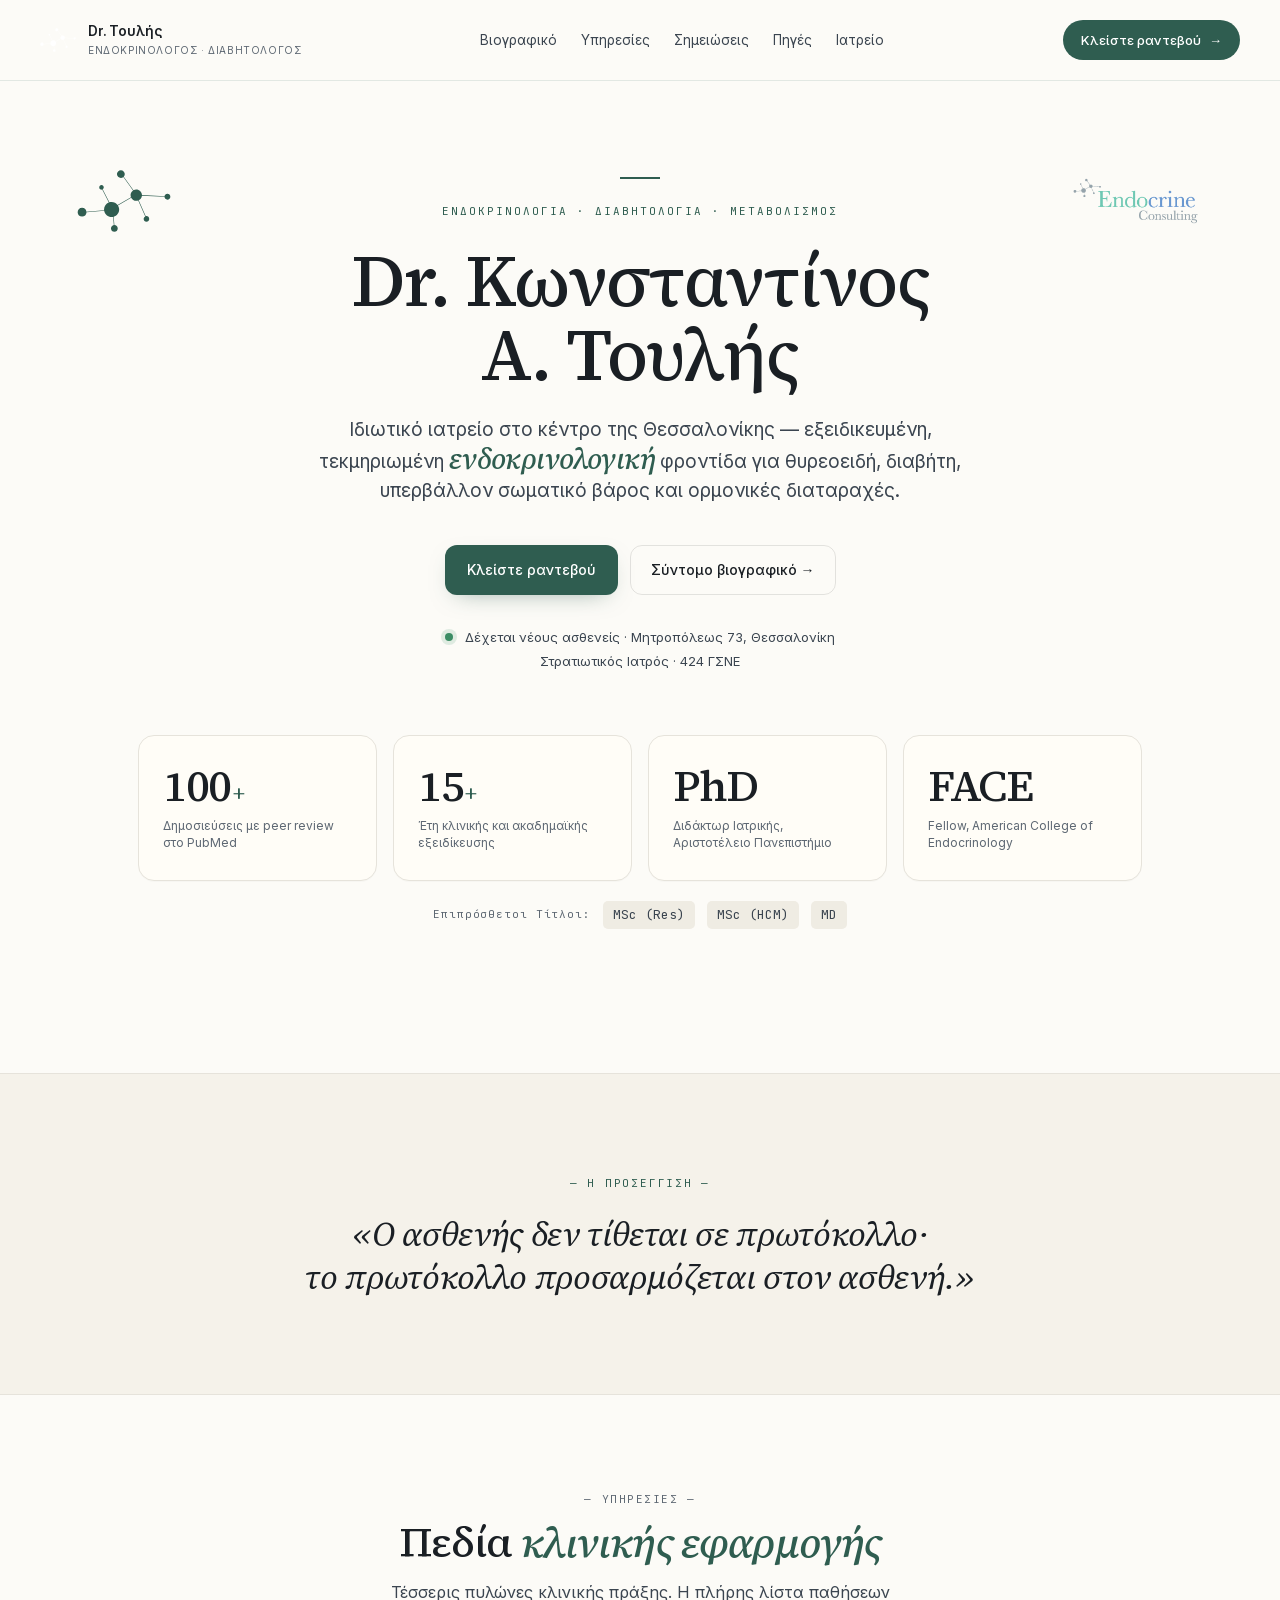
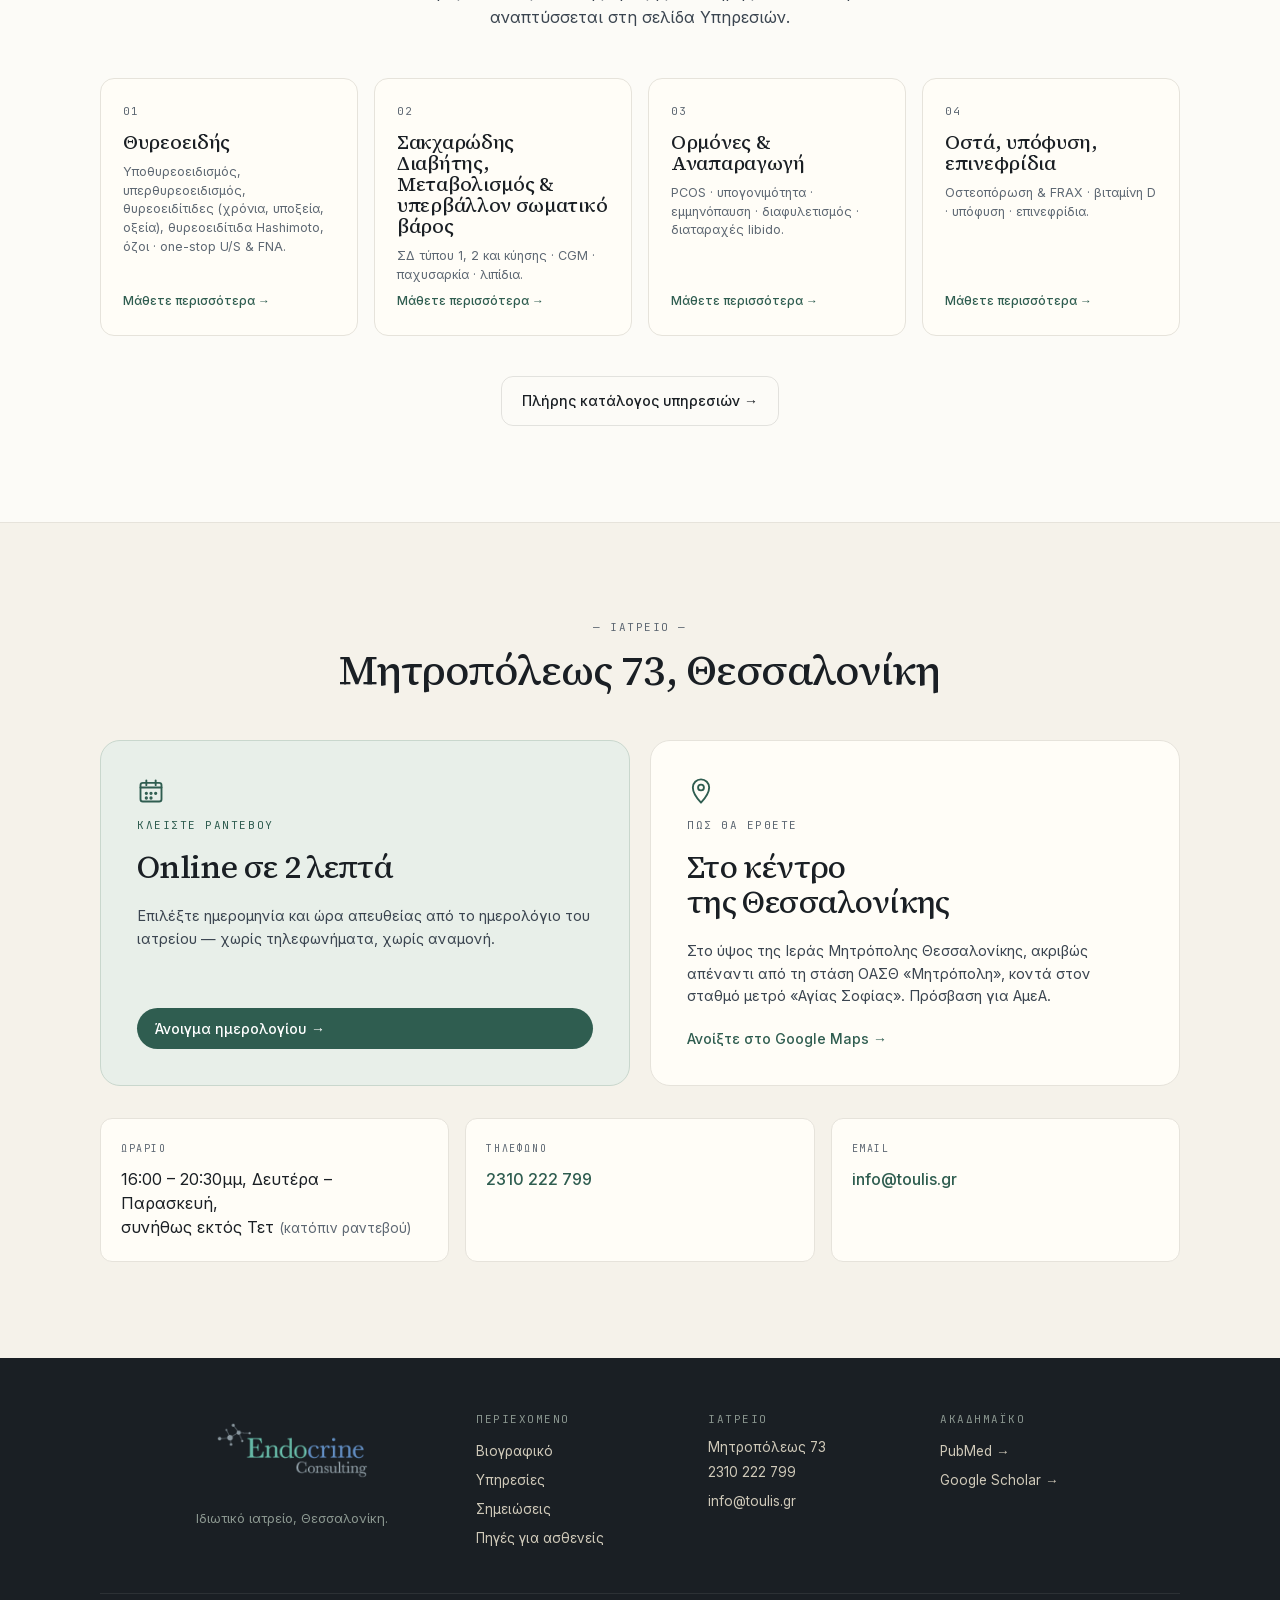
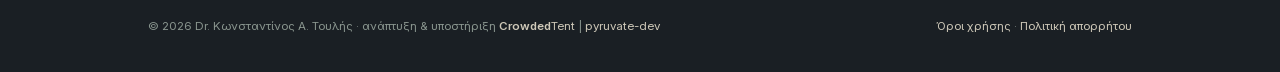
<file: index.html>
<!doctype html>
<html lang="el">
<head>
  <meta charset="utf-8" />
  <meta name="viewport" content="width=device-width, initial-scale=1" />
  <meta name="google-site-verification" content="i_T2_HJzKB1rtnhogPII3BjfGcan-4gsO_Sw3jSdMsA" />
  <title>Ενδοκρινολόγος – Διαβητολόγος Θεσσαλονίκη · Dr. Κ. Α. Τουλής</title>
  <meta name="description" content="Εξειδικευμένη ενδοκρινολογική φροντίδα στη Θεσσαλονίκη. Θυρεοειδής, διαβήτης, οστεοπόρωση, PCOS. Ιατρείο: Μητροπόλεως 73. Online ραντεβού." />

  <link rel="canonical" href="https://www.toulis.gr/" />
  <link rel="alternate" hreflang="el" href="https://www.toulis.gr/" />

  <!-- Open Graph -->
  <meta property="og:type" content="website" />
  <meta property="og:locale" content="el_GR" />
  <meta property="og:title" content="Dr. Κωνσταντίνος Α. Τουλής — Ενδοκρινολόγος" />
  <meta property="og:description" content="Εξειδικευμένη ενδοκρινολογική φροντίδα στη Θεσσαλονίκη. Ιατρείο: Μητροπόλεως 73." />
  <meta property="og:url" content="https://www.toulis.gr/" />
  <meta property="og:image" content="https://www.toulis.gr/assets/images/og-default.jpg" />
  <meta name="twitter:card" content="summary_large_image" />

  <!-- Favicons -->
  <link rel="icon" href="/assets/images/favicon.ico" sizes="any" />
  <link rel="icon" type="image/png" sizes="32x32" href="/assets/images/toulis_favicon-32.png" />
  <link rel="apple-touch-icon" sizes="180x180" href="/assets/images/apple-touch-icon.png" />

  <!-- Styles -->
  <link rel="preload" as="font" type="font/woff2" href="/assets/fonts/source-serif-4-500-greek.woff2" crossorigin />
  <link rel="preload" as="font" type="font/woff2" href="/assets/fonts/inter-400-greek.woff2" crossorigin />
  <link rel="stylesheet" href="/assets/css/fonts.min.css" />
  <link rel="stylesheet" href="/assets/css/tokens.min.css" />
  <link rel="stylesheet" href="/assets/css/globals.min.css" />
  <link rel="stylesheet" href="/assets/css/components.min.css" />

  <!-- Practice schema (same @id on /contact/) — tied to Google Business Profile via hasMap/sameAs -->
  <script type="application/ld+json">
  {
    "@context": "https://schema.org",
    "@type": "Physician",
    "@id": "https://www.toulis.gr/#practice",
    "name": "Dr. Κωνσταντίνος Α. Τουλής",
    "alternateName": [
      "Konstantinos A. Toulis",
      "Dr. Κ.Α. Τουλής - Ενδοκρινολογία"
    ],
    "medicalSpecialty": [
      "Endocrine",
      "Diabetic"
    ],
    "image": "https://www.toulis.gr/assets/images/portrait.jpg",
    "url": "https://www.toulis.gr/",
    "telephone": "+30-2310-222799",
    "email": "info@toulis.gr",
    "isAcceptingNewPatients": true,
    "address": {
      "@type": "PostalAddress",
      "streetAddress": "Μητροπόλεως 73",
      "addressLocality": "Θεσσαλονίκη",
      "postalCode": "546 22",
      "addressCountry": "GR"
    },
    "geo": {
      "@type": "GeoCoordinates",
      "latitude": 40.6310625,
      "longitude": 22.9445103
    },
    "hasMap": "https://www.google.com/maps?cid=5587538242344689025",
    "sameAs": [
      "https://www.google.com/maps?cid=5587538242344689025"
    ],
    "areaServed": {
      "@type": "City",
      "name": "Θεσσαλονίκη"
    },
    "openingHoursSpecification": [
      {
        "@type": "OpeningHoursSpecification",
        "dayOfWeek": [
          "Monday",
          "Tuesday",
          "Thursday",
          "Friday"
        ],
        "opens": "16:00",
        "closes": "20:30"
      }
    ]
  }
  </script>
</head>
<body>
  <a href="#main" class="skip-link">Μετάβαση στο κύριο περιεχόμενο</a>

  <header class="site-header">
    <nav class="nav" aria-label="Κύρια πλοήγηση">
      <a href="/" class="nav__logo">
        <img src="/assets/images/toulis-atoms.svg" alt="" class="nav__logo-mark" width="36" height="36" />
        <span>
          Dr. Τουλής
          <small>Ενδοκρινολόγος · Διαβητολόγος</small>
        </span>
      </a>
      <input type="checkbox" id="nav-toggle" class="nav__toggle" aria-label="Άνοιγμα μενού" />
      <label for="nav-toggle" class="nav__hamburger" aria-hidden="true">
        <span class="nav__hamburger-bar"></span>
        <span class="nav__hamburger-bar"></span>
        <span class="nav__hamburger-bar"></span>
      </label>
      <ul class="nav__links">
        <li><a href="/biography/">Βιογραφικό</a></li>
        <li><a href="/services/">Υπηρεσίες</a></li>
        <li><a href="/notes/">Σημειώσεις</a></li>
        <li><a href="/resources/">Πηγές</a></li>
        <li><a href="/contact/">Ιατρείο</a></li>
      </ul>
      <a class="nav__cta" href="https://appointment-booking.pages.dev" target="_blank" rel="noopener">Κλείστε ραντεβού</a>
    </nav>
  </header>

  <main id="main">

    <!-- ===== Hero ===== -->
    <section class="hero" aria-labelledby="hero-h1">
      <!-- Heritage logo pair: green atoms (left) + Endocrine Consulting
           lockup (right) flank the eyebrow band on desktop; on mobile they
           collapse to a single centered atoms mark above the rule. -->
      <img class="hero__flank hero__flank--l hero__flank-atoms"
           src="/assets/images/toulis-atoms-green.svg" alt="" aria-hidden="true"
           width="92" height="92" />
      <img class="hero__flank hero__flank--r hero__flank-legacy"
           src="/assets/images/logo-circle.png" alt="Endocrine Consulting" width="116" />
      <img class="hero__flank-mobile"
           src="/assets/images/toulis-atoms-green.svg" alt="" aria-hidden="true"
           width="64" height="64" />
      <div class="hero__inner">
        <div class="hero__rule" aria-hidden="true"></div>
        <p class="eyebrow hero__eyebrow">Ενδοκρινολογία · Διαβητολογία · Μεταβολισμός</p>
        <h1 id="hero-h1" class="serif hero__title">
          Dr. Κωνσταντίνος<br />Α. Τουλής
        </h1>
        <p class="hero__sub">
          Ιδιωτικό ιατρείο στο κέντρο της Θεσσαλονίκης — εξειδικευμένη, τεκμηριωμένη <em class="serif hero__em">ενδοκρινολογική</em> φροντίδα για θυρεοειδή, διαβήτη, υπερβάλλον σωματικό βάρος και ορμονικές διαταραχές.
        </p>
        <div class="hero__actions">
          <a class="btn btn--primary" href="https://appointment-booking.pages.dev" target="_blank" rel="noopener">Κλείστε ραντεβού</a>
          <a class="btn btn--ghost" href="/biography/">Σύντομο βιογραφικό →</a>
        </div>
        <div class="hero__availability-group">
          <p class="hero__availability">
            <span class="hero__dot" aria-hidden="true"></span>
            <span>Δέχεται νέους ασθενείς · Μητροπόλεως 73, Θεσσαλονίκη</span>
          </p>
          <p class="hero__availability hero__availability--plain">
            <span>Στρατιωτικός Ιατρός · 424 ΓΣΝΕ</span>
          </p>
        </div>
      </div>

      <div class="stats">
        <div class="stats__grid">
          <div class="stat-card">
            <div class="stat-card__big">100<sup>+</sup></div>
            <div class="stat-card__cap">Δημοσιεύσεις με peer review στο PubMed</div>
          </div>
          <div class="stat-card">
            <div class="stat-card__big">15<sup>+</sup></div>
            <div class="stat-card__cap">Έτη κλινικής και ακαδημαϊκής εξειδίκευσης</div>
          </div>
          <div class="stat-card">
            <div class="stat-card__big">PhD</div>
            <div class="stat-card__cap">Διδάκτωρ Ιατρικής, Αριστοτέλειο Πανεπιστήμιο</div>
          </div>
          <div class="stat-card">
            <div class="stat-card__big">FACE</div>
            <div class="stat-card__cap">Fellow, American College of Endocrinology</div>
          </div>
        </div>
        <div class="creds" role="list" aria-label="Επιπρόσθετοι Τίτλοι">
          <span class="creds__label">Επιπρόσθετοι Τίτλοι:</span>
          <span class="cred-pill" role="listitem">MSc (Res)</span>
          <span class="cred-pill" role="listitem">MSc (HCM)</span>
          <span class="cred-pill" role="listitem">MD</span>
        </div>
      </div>
    </section>

    <!-- ===== Approach (pull-quote) ===== -->
    <section class="approach" aria-label="Η προσέγγιση">
      <div class="approach__inner">
        <span class="approach__label">— Η προσέγγιση —</span>
        <blockquote class="approach__quote">
          «Ο ασθενής δεν τίθεται σε πρωτόκολλο·<br />το πρωτόκολλο προσαρμόζεται στον ασθενή.»
        </blockquote>
      </div>
    </section>

    <!-- ===== Services teaser ===== -->
    <section class="tease" aria-labelledby="tease-h2">
      <div class="tease__inner">
        <header class="tease__head">
          <p class="tease__label">— Υπηρεσίες —</p>
          <h2 id="tease-h2" class="serif tease__title">Πεδία <em>κλινικής εφαρμογής</em></h2>
          <p class="tease__sub">Τέσσερις πυλώνες κλινικής πράξης. Η πλήρης λίστα παθήσεων αναπτύσσεται στη σελίδα Υπηρεσιών.</p>
        </header>
        <div class="tease__grid">
          <a class="tease-card" href="/services/#thyroid">
            <span class="tease-card__num">01</span>
            <h3 class="tease-card__title">Θυρεοειδής</h3>
            <p class="tease-card__desc">Υποθυρεοειδισμός, υπερθυρεοειδισμός, θυρεοειδίτιδες (χρόνια, υποξεία, οξεία), θυρεοειδίτιδα Hashimoto, όζοι · one-stop U/S &amp; FNA.</p>
            <span class="tease-card__link">Μάθετε περισσότερα →</span>
          </a>
          <a class="tease-card" href="/services/#diabetes">
            <span class="tease-card__num">02</span>
            <h3 class="tease-card__title">Σακχαρώδης Διαβήτης, Μεταβολισμός &amp; υπερβάλλον σωματικό βάρος</h3>
            <p class="tease-card__desc">ΣΔ τύπου 1, 2 και κύησης · CGM · παχυσαρκία · λιπίδια.</p>
            <span class="tease-card__link">Μάθετε περισσότερα →</span>
          </a>
          <a class="tease-card" href="/services/#reproductive">
            <span class="tease-card__num">03</span>
            <h3 class="tease-card__title">Ορμόνες &amp; Αναπαραγωγή</h3>
            <p class="tease-card__desc">PCOS · υπογονιμότητα · εμμηνόπαυση · διαφυλετισμός · διαταραχές libido.</p>
            <span class="tease-card__link">Μάθετε περισσότερα →</span>
          </a>
          <a class="tease-card" href="/services/#bones-pituitary">
            <span class="tease-card__num">04</span>
            <h3 class="tease-card__title">Οστά, υπόφυση, επινεφρίδια</h3>
            <p class="tease-card__desc">Οστεοπόρωση &amp; FRAX · βιταμίνη D · υπόφυση · επινεφρίδια.</p>
            <span class="tease-card__link">Μάθετε περισσότερα →</span>
          </a>
        </div>
        <div class="tease__cta-row">
          <a class="btn btn--ghost" href="/services/">Πλήρης κατάλογος υπηρεσιών →</a>
        </div>
      </div>
    </section>

    <!-- ===== Practice (booking + map + meta) ===== -->
    <section class="practice" aria-labelledby="practice-h2">
      <div class="practice__inner">
        <header class="practice__head">
          <p class="practice__label">— Ιατρείο —</p>
          <h2 id="practice-h2" class="serif practice__title">Μητροπόλεως 73, Θεσσαλονίκη</h2>
        </header>
        <div class="practice__row">
          <!-- Booking card -->
          <a class="practice-card practice-card--booking"
             href="https://appointment-booking.pages.dev"
             target="_blank" rel="noopener">
            <svg class="practice-card__icon" viewBox="0 0 24 24" fill="none" stroke="currentColor" stroke-width="1.6" stroke-linecap="round" stroke-linejoin="round" aria-hidden="true" focusable="false">
              <rect x="3" y="5" width="18" height="16" rx="2" />
              <path d="M3 9h18" />
              <path d="M8 3v4" />
              <path d="M16 3v4" />
              <circle cx="8" cy="14" r="0.6" fill="currentColor" />
              <circle cx="12" cy="14" r="0.6" fill="currentColor" />
              <circle cx="16" cy="14" r="0.6" fill="currentColor" />
              <circle cx="8" cy="18" r="0.6" fill="currentColor" />
              <circle cx="12" cy="18" r="0.6" fill="currentColor" />
            </svg>
            <span class="practice-card__label">Κλείστε ραντεβού</span>
            <h3 class="practice-card__title">Online σε 2 λεπτά</h3>
            <p class="practice-card__desc">
              Επιλέξτε ημερομηνία και ώρα απευθείας από το ημερολόγιο του ιατρείου — χωρίς τηλεφωνήματα, χωρίς αναμονή.
            </p>
            <span class="practice-card__cta">Άνοιγμα ημερολογίου →</span>
          </a>

          <!-- Map card -->
          <a class="practice-card"
             href="https://maps.app.goo.gl/9gK8A1xyBH3NCMpX8"
             target="_blank" rel="noopener">
            <svg class="practice-card__icon" viewBox="0 0 24 24" fill="none" stroke="currentColor" stroke-width="1.6" stroke-linecap="round" stroke-linejoin="round" aria-hidden="true" focusable="false">
              <path d="M12 22s7-7.5 7-13a7 7 0 1 0-14 0c0 5.5 7 13 7 13Z" />
              <circle cx="12" cy="9" r="2.5" />
            </svg>
            <span class="practice-card__label">Πώς θα έρθετε</span>
            <h3 class="practice-card__title">Στο κέντρο<br />της Θεσσαλονίκης</h3>
            <p class="practice-card__desc">
              Στο ύψος της Ιεράς Μητρόπολης Θεσσαλονίκης, ακριβώς απέναντι από τη στάση ΟΑΣΘ «Μητρόπολη», κοντά στον σταθμό μετρό «Αγίας Σοφίας». Πρόσβαση για ΑμεΑ.
            </p>
            <span class="practice-card__cta">Ανοίξτε στο Google Maps →</span>
          </a>
        </div>

        <div class="practice__meta">
          <div class="meta-card">
            <p class="meta-card__label">Ωράριο</p>
            <p class="meta-card__value">16:00 – 20:30μμ, Δευτέρα – Παρασκευή,<br />συνήθως εκτός Τετ <span class="meta-card__tail">(κατόπιν ραντεβού)</span></p>
          </div>
          <div class="meta-card">
            <p class="meta-card__label">Τηλέφωνο</p>
            <a class="meta-card__link" href="tel:+302310222799">2310 222 799</a>
          </div>
          <div class="meta-card">
            <p class="meta-card__label">Email</p>
            <a class="meta-card__link" href="mailto:info@toulis.gr">info@toulis.gr</a>
          </div>
        </div>
      </div>
    </section>

  </main>

  <footer class="site-footer">
    <div class="footer-grid">
      <div class="footer-brand-col">
        <!-- Original "Endocrine Consulting" lockup — kept as the homepage
             footer brand identity for continuity with the previous site.
             Circular cream-paper "stamp" centered above the tagline. -->
        <a href="/" class="footer-brand" aria-label="Dr. Κωνσταντίνος Α. Τουλής — Αρχική">
          <img src="/assets/images/logo-pill.png"
               alt=""
               class="footer-brand__img"
               width="359" height="144"
               loading="lazy" decoding="async" />
        </a>
        <p class="footer__tag">Ιδιωτικό ιατρείο, Θεσσαλονίκη.</p>
      </div>
      <nav aria-label="Περιεχόμενο">
        <h3>Περιεχόμενο</h3>
        <ul>
          <li><a href="/biography/">Βιογραφικό</a></li>
          <li><a href="/services/">Υπηρεσίες</a></li>
          <li><a href="/notes/">Σημειώσεις</a></li>
          <li><a href="/resources/">Πηγές για ασθενείς</a></li>
        </ul>
      </nav>
      <nav aria-label="Ιατρείο">
        <h3>Ιατρείο</h3>
        <ul>
          <li>Μητροπόλεως 73</li>
          <li><a href="tel:+302310222799">2310 222 799</a></li>
          <li><a href="mailto:info@toulis.gr">info@toulis.gr</a></li>
        </ul>
      </nav>
      <nav aria-label="Ακαδημαϊκό">
        <h3>Ακαδημαϊκό</h3>
        <ul>
          <li><a href="https://pubmed.ncbi.nlm.nih.gov/?term=toulis+k&amp;sort=pubdate" target="_blank" rel="noopener">PubMed →</a></li>
          <li><a href="https://scholar.google.com/citations?hl=en&amp;user=qf2jNAgAAAAJ&amp;view_op=list_works" target="_blank" rel="noopener">Google Scholar →</a></li>
        </ul>
      </nav>
    </div>
    <div class="footer-bar">
      <span>© 2026 Dr. Κωνσταντίνος Α. Τουλής · ανάπτυξη &amp; υποστήριξη <a class="footer-bar__credit" href="https://crowdedtent.com" target="_blank" rel="noopener"><strong>Crowded</strong>Tent</a> | <a class="footer-bar__credit" href="https://pyruvate-dev.pages.dev/" target="_blank" rel="noopener">pyruvate-dev</a></span>
      <span><a href="/legal/terms/">Όροι χρήσης</a> · <a href="/legal/privacy/">Πολιτική απορρήτου</a></span>
    </div>
  </footer>
</body>
</html>
</file>
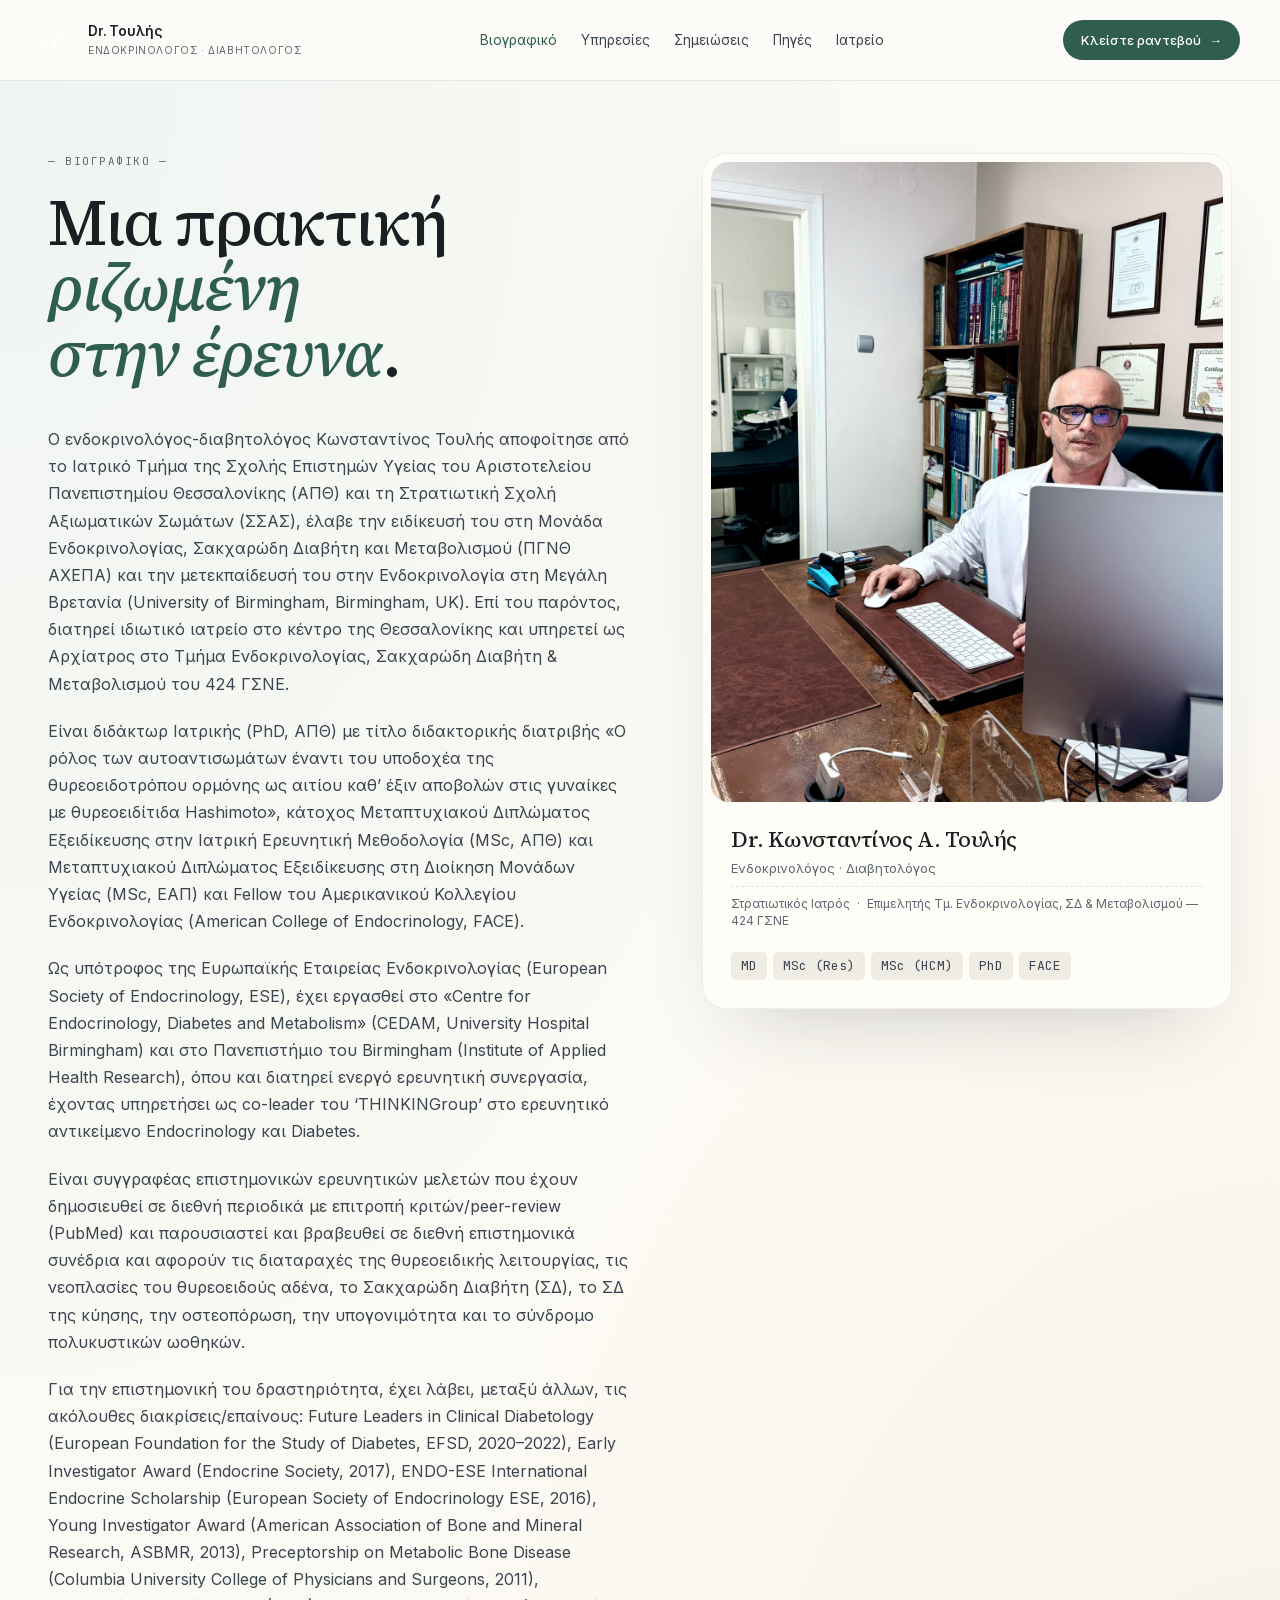
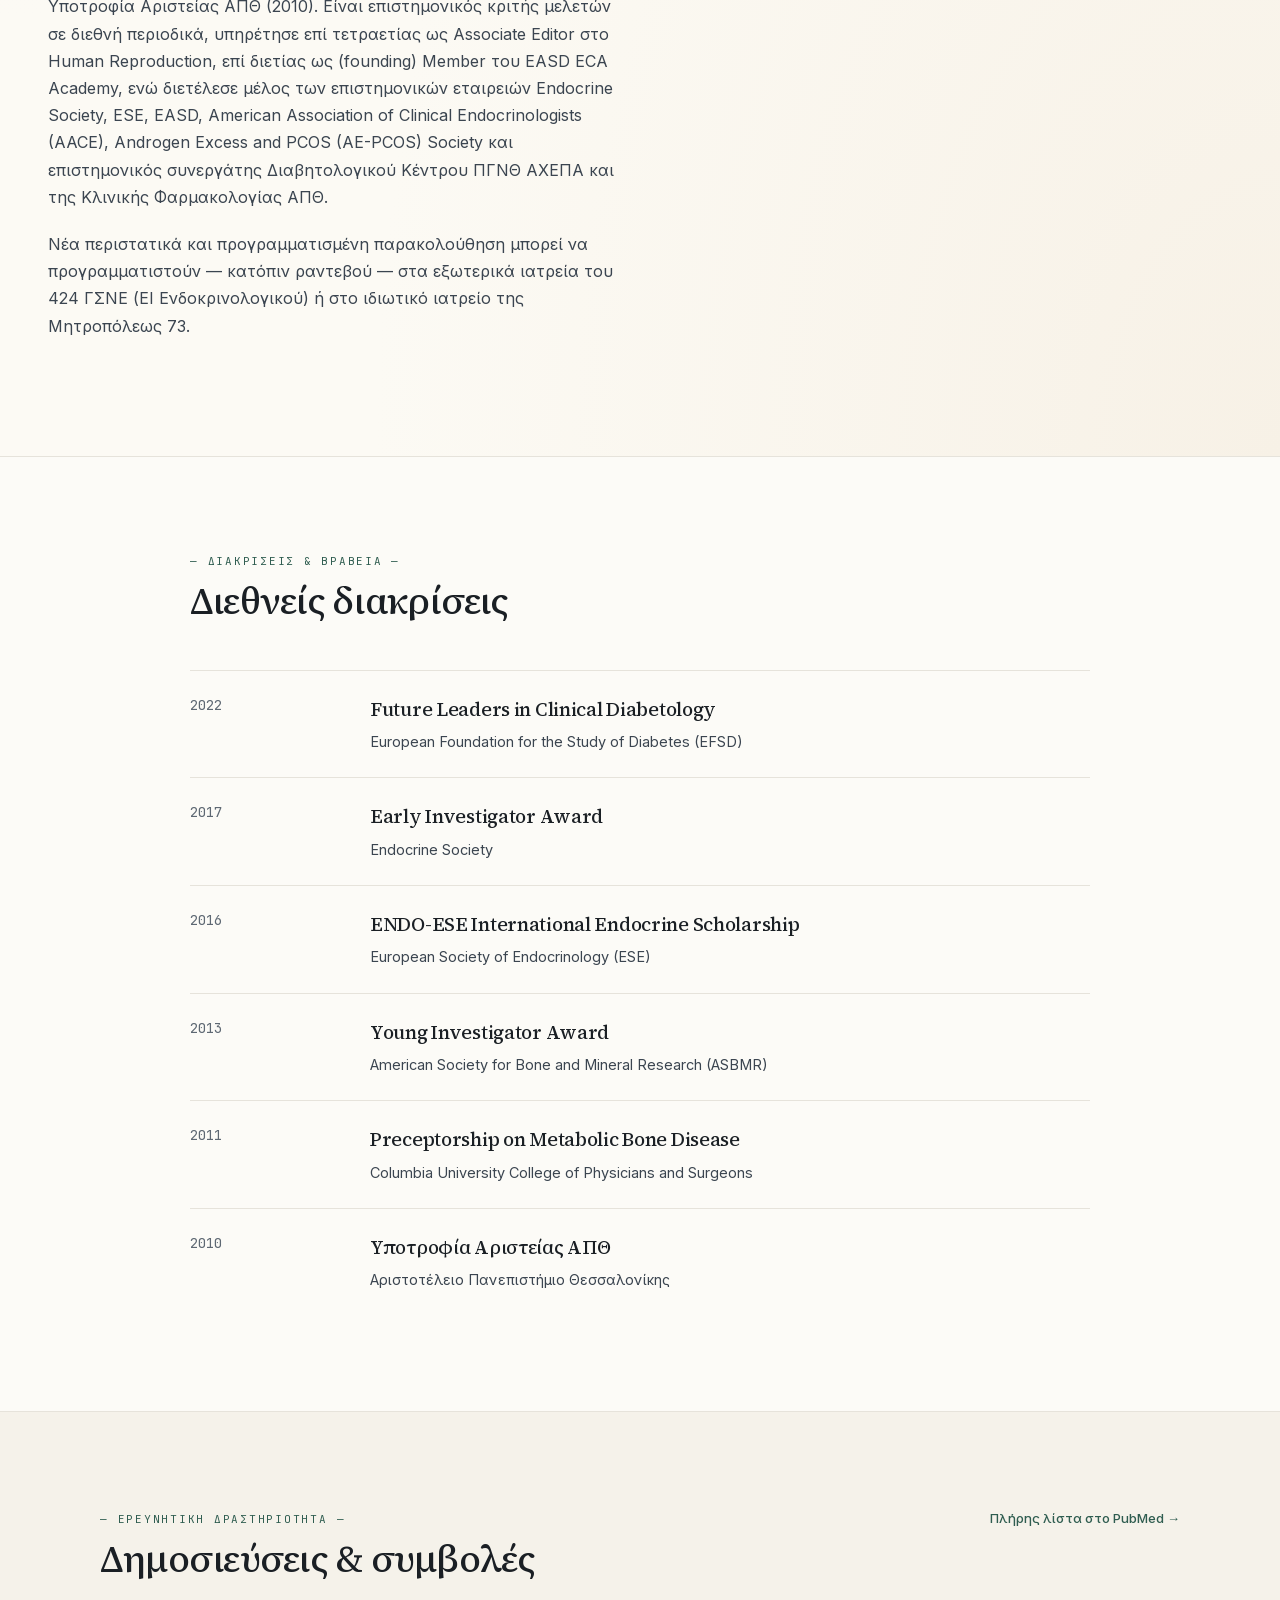
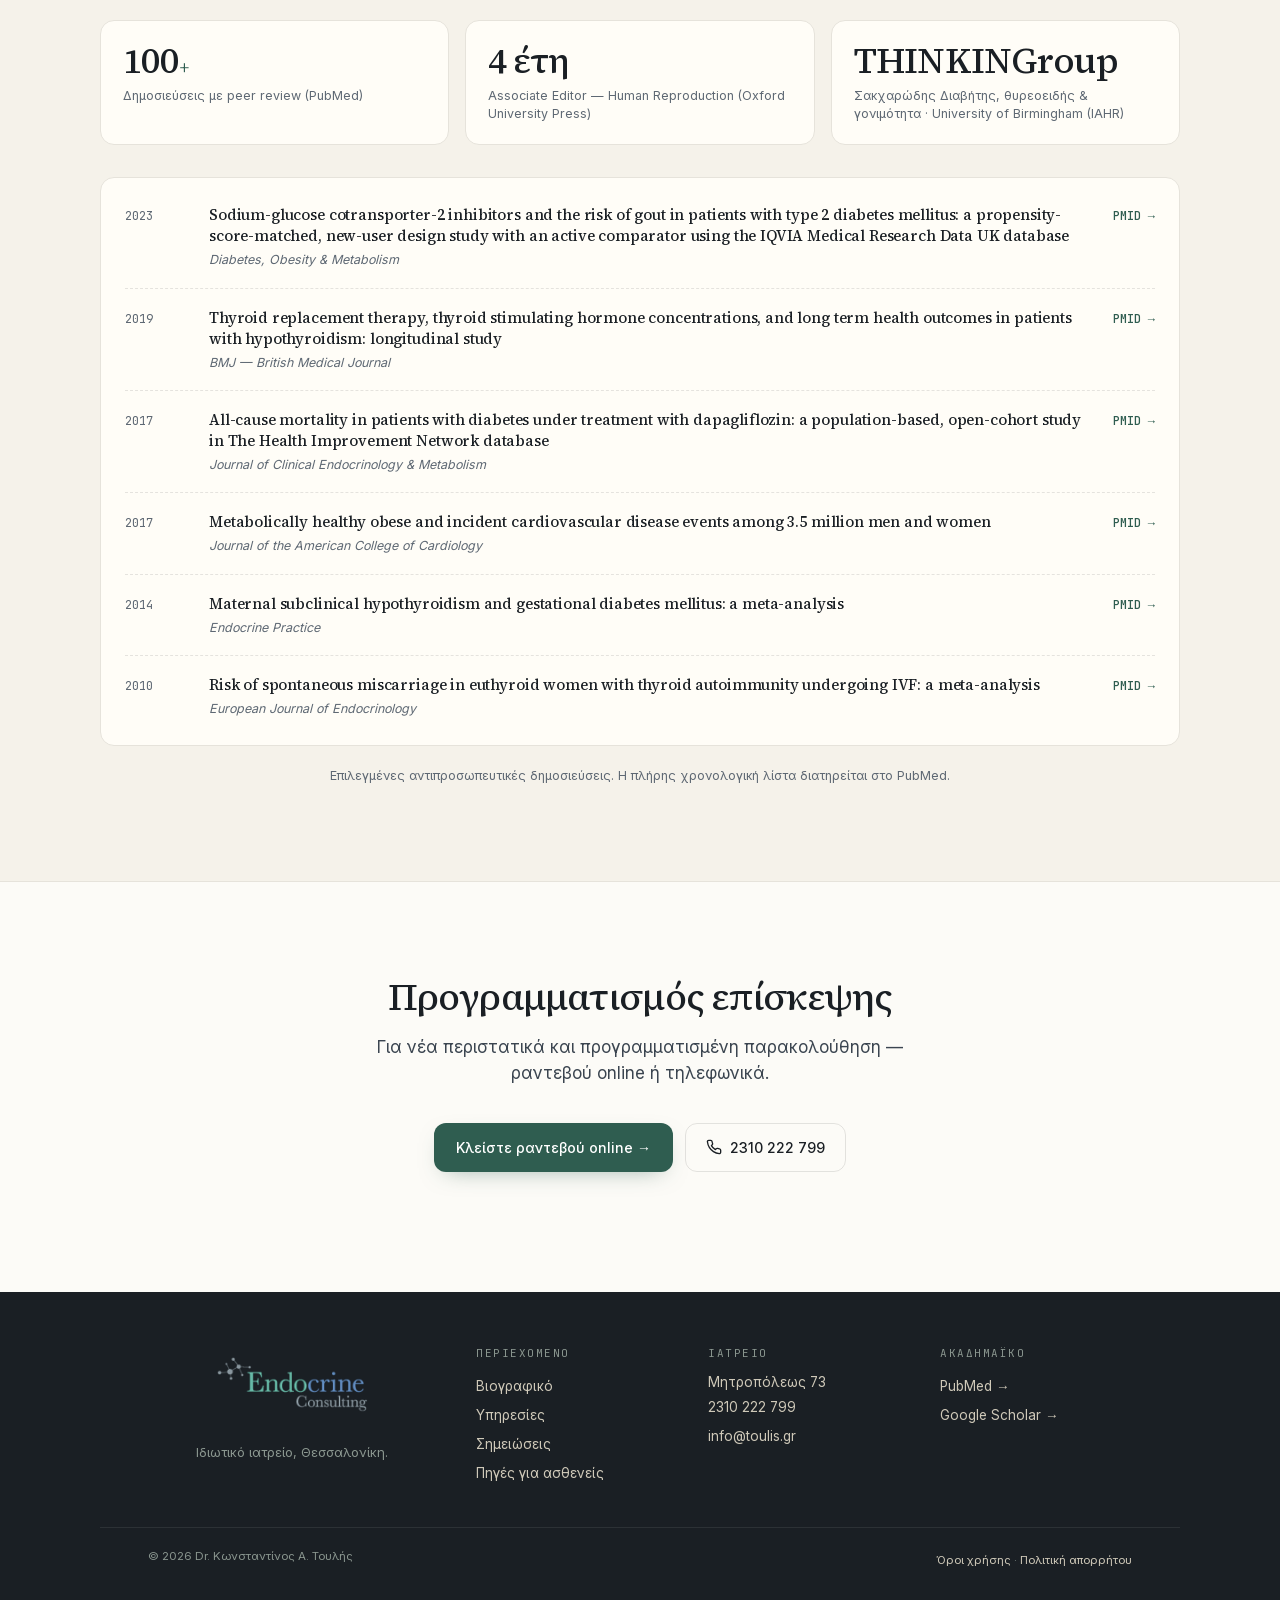
<file: biography/index.html>
<!doctype html>
<html lang="el">
<head>
  <meta charset="utf-8" />
  <meta name="viewport" content="width=device-width, initial-scale=1" />
  <meta name="google-site-verification" content="i_T2_HJzKB1rtnhogPII3BjfGcan-4gsO_Sw3jSdMsA" />
  <title>Βιογραφικό · Dr. Κωνσταντίνος Α. Τουλής</title>
  <meta name="description" content="Βιογραφικό του Dr. Κωνσταντίνου Α. Τουλή — Ενδοκρινολόγος, Διαβητολόγος. Σπουδές ΑΠΘ & ΣΣΑΣ, ειδίκευση ΠΓΝΘ ΑΧΕΠΑ, μετεκπαίδευση University of Birmingham (CEDAM), διδακτορικό σε αυτοαντισώματα θυρεοειδίτιδας Hashimoto, Fellow ACE, υπότροφος ESE & EFSD." />

  <link rel="canonical" href="https://www.toulis.gr/biography/" />
  <link rel="alternate" hreflang="el" href="https://www.toulis.gr/biography/" />

  <meta property="og:type" content="profile" />
  <meta property="og:locale" content="el_GR" />
  <meta property="og:title" content="Βιογραφικό · Dr. Τουλής" />
  <meta property="og:description" content="Σπουδές, ερευνητικό υπόβαθρο και δημοσιεύσεις του Dr. Κωνσταντίνου Α. Τουλή." />
  <meta property="og:url" content="https://www.toulis.gr/biography/" />
  <meta property="og:image" content="https://www.toulis.gr/assets/images/og-default.jpg" />

  <link rel="icon" href="/assets/images/favicon.ico" sizes="any" />
  <link rel="icon" type="image/png" sizes="32x32" href="/assets/images/toulis_favicon-32.png" />
  <link rel="apple-touch-icon" sizes="180x180" href="/assets/images/apple-touch-icon.png" />

  <link rel="preload" as="font" type="font/woff2" href="/assets/fonts/source-serif-4-500-greek.woff2" crossorigin />
  <link rel="preload" as="font" type="font/woff2" href="/assets/fonts/inter-400-greek.woff2" crossorigin />
  <link rel="stylesheet" href="/assets/css/fonts.min.css" />
  <link rel="stylesheet" href="/assets/css/tokens.min.css" />
  <link rel="stylesheet" href="/assets/css/globals.min.css" />
  <link rel="stylesheet" href="/assets/css/components.min.css" />
  <style>body { background: var(--bg-editor); }</style>
</head>
<body>
  <a href="#main" class="skip-link">Μετάβαση στο κύριο περιεχόμενο</a>

  <header class="site-header">
    <nav class="nav" aria-label="Κύρια πλοήγηση">
      <a href="/" class="nav__logo">
        <img src="/assets/images/toulis-atoms.svg" alt="" class="nav__logo-mark" width="36" height="36" />
        <span>Dr. Τουλής<small>Ενδοκρινολόγος · Διαβητολόγος</small></span>
      </a>
      <input type="checkbox" id="nav-toggle" class="nav__toggle" aria-label="Άνοιγμα μενού" />
      <label for="nav-toggle" class="nav__hamburger" aria-hidden="true">
        <span class="nav__hamburger-bar"></span>
        <span class="nav__hamburger-bar"></span>
        <span class="nav__hamburger-bar"></span>
      </label>
      <ul class="nav__links">
        <li><a href="/biography/" aria-current="page">Βιογραφικό</a></li>
        <li><a href="/services/">Υπηρεσίες</a></li>
        <li><a href="/notes/">Σημειώσεις</a></li>
        <li><a href="/resources/">Πηγές</a></li>
        <li><a href="/contact/">Ιατρείο</a></li>
      </ul>
      <a class="nav__cta" href="https://appointment-booking.pages.dev" target="_blank" rel="noopener">Κλείστε ραντεβού</a>
    </nav>
  </header>

  <main id="main">

    <!-- ─── Bio hero (two-column: prose + sticky portrait card) ─── -->
    <section class="bio-hero">
      <div class="bio-hero__inner">
        <div class="bio-hero__prose">
          <p class="eyebrow">— Βιογραφικό —</p>
          <h1 class="serif bio-hero__title">
            Μια πρακτική <em class="bio-hero__accent">ριζωμένη<br />στην έρευνα</em>.
          </h1>

          <p class="bio-hero__lede">
            Ο ενδοκρινολόγος-διαβητολόγος Κωνσταντίνος Τουλής αποφοίτησε από το Ιατρικό Τμήμα της Σχολής Επιστημών Υγείας του Αριστοτελείου Πανεπιστημίου Θεσσαλονίκης (ΑΠΘ) και τη Στρατιωτική Σχολή Αξιωματικών Σωμάτων (ΣΣΑΣ), έλαβε την ειδίκευσή του στη Μονάδα Ενδοκρινολογίας, Σακχαρώδη Διαβήτη και Μεταβολισμού (ΠΓΝΘ ΑΧΕΠΑ) και την μετεκπαίδευσή του στην Ενδοκρινολογία στη Μεγάλη Βρετανία (University of Birmingham, Birmingham, UK). Επί του παρόντος, διατηρεί ιδιωτικό ιατρείο στο κέντρο της Θεσσαλονίκης και υπηρετεί ως Αρχίατρος στο Τμήμα Ενδοκρινολογίας, Σακχαρώδη Διαβήτη &amp; Μεταβολισμού του 424 ΓΣΝΕ.
          </p>

          <p class="bio-hero__p">
            Είναι διδάκτωρ Ιατρικής (PhD, ΑΠΘ) με τίτλο διδακτορικής διατριβής «Ο ρόλος των αυτοαντισωμάτων έναντι του υποδοχέα της θυρεοειδοτρόπου ορμόνης ως αιτίου καθ&rsquo; έξιν αποβολών στις γυναίκες με θυρεοειδίτιδα Hashimoto», κάτοχος Μεταπτυχιακού Διπλώματος Εξειδίκευσης στην Ιατρική Ερευνητική Μεθοδολογία (MSc, ΑΠΘ) και Μεταπτυχιακού Διπλώματος Εξειδίκευσης στη Διοίκηση Μονάδων Υγείας (MSc, ΕΑΠ) και Fellow του Αμερικανικού Κολλεγίου Ενδοκρινολογίας (American College of Endocrinology, FACE).
          </p>

          <p class="bio-hero__p">
            Ως υπότροφος της Ευρωπαϊκής Εταιρείας Ενδοκρινολογίας (European Society of Endocrinology, ESE), έχει εργασθεί στο &laquo;Centre for Endocrinology, Diabetes and Metabolism&raquo; (CEDAM, University Hospital Birmingham) και στο Πανεπιστήμιο του Birmingham (Institute of Applied Health Research), όπου και διατηρεί ενεργό ερευνητική συνεργασία, έχοντας υπηρετήσει ως co-leader του &lsquo;THINKINGroup&rsquo; στο ερευνητικό αντικείμενο Endocrinology και Diabetes.
          </p>

          <p class="bio-hero__p">
            Είναι συγγραφέας επιστημονικών ερευνητικών μελετών που έχουν δημοσιευθεί σε διεθνή περιοδικά με επιτροπή κριτών/peer-review (PubMed) και παρουσιαστεί και βραβευθεί σε διεθνή επιστημονικά συνέδρια και αφορούν τις διαταραχές της θυρεοειδικής λειτουργίας, τις νεοπλασίες του θυρεοειδούς αδένα, το Σακχαρώδη Διαβήτη (ΣΔ), το ΣΔ της κύησης, την οστεοπόρωση, την υπογονιμότητα και το σύνδρομο πολυκυστικών ωοθηκών.
          </p>

          <p class="bio-hero__p">
            Για την επιστημονική του δραστηριότητα, έχει λάβει, μεταξύ άλλων, τις ακόλουθες διακρίσεις/επαίνους: Future Leaders in Clinical Diabetology (European Foundation for the Study of Diabetes, EFSD, 2020–2022), Early Investigator Award (Endocrine Society, 2017), ENDO-ESE International Endocrine Scholarship (European Society of Endocrinology ESE, 2016), Young Investigator Award (American Association of Bone and Mineral Research, ASBMR, 2013), Preceptorship on Metabolic Bone Disease (Columbia University College of Physicians and Surgeons, 2011), Υποτροφία Αριστείας ΑΠΘ (2010). Είναι επιστημονικός κριτής μελετών σε διεθνή περιοδικά, υπηρέτησε επί τετραετίας ως Associate Editor στο Human Reproduction, επί διετίας ως (founding) Member του EASD ECA Academy, ενώ διετέλεσε μέλος των επιστημονικών εταιρειών Endocrine Society, ESE, EASD, American Association of Clinical Endocrinologists (AACE), Androgen Excess and PCOS (AE-PCOS) Society και επιστημονικός συνεργάτης Διαβητολογικού Κέντρου ΠΓΝΘ ΑΧΕΠΑ και της Κλινικής Φαρμακολογίας ΑΠΘ.
          </p>

          <p class="bio-hero__p">
            Νέα περιστατικά και προγραμματισμένη παρακολούθηση μπορεί να προγραμματιστούν — κατόπιν ραντεβού — στα εξωτερικά ιατρεία του 424 ΓΣΝΕ (ΕΙ Ενδοκρινολογικού) ή στο ιδιωτικό ιατρείο της Μητροπόλεως 73.
          </p>
        </div>

        <aside class="bio-portrait">
          <div class="bio-portrait__card">
            <img class="bio-portrait__image"
                 src="/assets/images/portrait.jpg"
                 alt="Πορτραίτο του Dr. Κωνσταντίνου Α. Τουλή στο ιατρείο"
                 width="1200" height="1500"
                 loading="lazy" decoding="async" />
            <div class="bio-portrait__meta">
              <p class="bio-portrait__name serif">Dr. Κωνσταντίνος Α. Τουλής</p>
              <p class="bio-portrait__sub">Ενδοκρινολόγος · Διαβητολόγος</p>
              <p class="bio-portrait__role">
                Στρατιωτικός Ιατρός
                <span class="bio-portrait__role-sep" aria-hidden="true">·</span>
                Επιμελητής Τμ. Ενδοκρινολογίας, ΣΔ &amp; Μεταβολισμού — 424 ΓΣΝΕ
              </p>
            </div>
            <ul class="bio-portrait__creds" aria-label="Τίτλοι">
              <li class="cred-pill">MD</li>
              <li class="cred-pill">MSc (Res)</li>
              <li class="cred-pill">MSc (HCM)</li>
              <li class="cred-pill">PhD</li>
              <li class="cred-pill">FACE</li>
            </ul>
          </div>
        </aside>
      </div>
    </section>

    <!-- ─── Awards & distinctions timeline (sourced from prose paragraph 5) ─── -->
    <section class="timeline" aria-labelledby="timeline-heading">
      <div class="timeline__inner">
        <header class="timeline__head">
          <p class="timeline__label">— Διακρίσεις &amp; βραβεία —</p>
          <h2 class="serif timeline__title" id="timeline-heading">Διεθνείς διακρίσεις</h2>
        </header>

        <ol class="timeline__list">
          <li class="tl-row">
            <span class="tl-row__year">2022</span>
            <div>
              <p class="tl-row__title serif">Future Leaders in Clinical Diabetology</p>
              <p class="tl-row__detail">European Foundation for the Study of Diabetes (EFSD)</p>
            </div>
          </li>
          <li class="tl-row">
            <span class="tl-row__year">2017</span>
            <div>
              <p class="tl-row__title serif">Early Investigator Award</p>
              <p class="tl-row__detail">Endocrine Society</p>
            </div>
          </li>
          <li class="tl-row">
            <span class="tl-row__year">2016</span>
            <div>
              <p class="tl-row__title serif">ENDO-ESE International Endocrine Scholarship</p>
              <p class="tl-row__detail">European Society of Endocrinology (ESE)</p>
            </div>
          </li>
          <li class="tl-row">
            <span class="tl-row__year">2013</span>
            <div>
              <p class="tl-row__title serif">Young Investigator Award</p>
              <p class="tl-row__detail">American Society for Bone and Mineral Research (ASBMR)</p>
            </div>
          </li>
          <li class="tl-row">
            <span class="tl-row__year">2011</span>
            <div>
              <p class="tl-row__title serif">Preceptorship on Metabolic Bone Disease</p>
              <p class="tl-row__detail">Columbia University College of Physicians and Surgeons</p>
            </div>
          </li>
          <li class="tl-row">
            <span class="tl-row__year">2010</span>
            <div>
              <p class="tl-row__title serif">Υποτροφία Αριστείας ΑΠΘ</p>
              <p class="tl-row__detail">Αριστοτέλειο Πανεπιστήμιο Θεσσαλονίκης</p>
            </div>
          </li>
        </ol>
      </div>
    </section>

    <!-- ─── Research & publications ─── -->
    <section class="publications" aria-labelledby="pubs-heading">
      <div class="publications__inner">
        <header class="publications__head">
          <div>
            <p class="publications__label">— Ερευνητική δραστηριότητα —</p>
            <h2 class="serif publications__title" id="pubs-heading">Δημοσιεύσεις &amp; συμβολές</h2>
          </div>
          <a class="publications__pubmed" href="https://pubmed.ncbi.nlm.nih.gov/?term=toulis+k&amp;sort=pubdate" target="_blank" rel="noopener">Πλήρης λίστα στο PubMed →</a>
        </header>

        <div class="pub-stats">
          <div class="pub-stat">
            <p class="pub-stat__big serif">100<sup>+</sup></p>
            <p class="pub-stat__cap">Δημοσιεύσεις με peer review (PubMed)</p>
          </div>
          <div class="pub-stat">
            <p class="pub-stat__big serif">4 έτη</p>
            <p class="pub-stat__cap">Associate Editor — Human Reproduction (Oxford University Press)</p>
          </div>
          <div class="pub-stat">
            <p class="pub-stat__big serif">THINKINGroup</p>
            <p class="pub-stat__cap">Σακχαρώδης Διαβήτης, θυρεοειδής &amp; γονιμότητα · University of Birmingham (IAHR)</p>
          </div>
        </div>

        <!-- 6 representative peer-reviewed publications, chosen by Dr. Toulis
             as scope-representative rather than chronological. Full PubMed
             listing is reachable via the «Πλήρης λίστα στο PubMed» link
             above. -->
        <ol class="pub-list">
          <li class="pub">
            <span class="pub__yr">2023</span>
            <div class="pub__body">
              <p class="pub__title serif">Sodium-glucose cotransporter-2 inhibitors and the risk of gout in patients with type 2 diabetes mellitus: a propensity-score-matched, new-user design study with an active comparator using the IQVIA Medical Research Data UK database</p>
              <p class="pub__journal">Diabetes, Obesity &amp; Metabolism</p>
            </div>
            <a class="pub__link" href="https://pubmed.ncbi.nlm.nih.gov/36056476/" target="_blank" rel="noopener">PMID →</a>
          </li>
          <li class="pub">
            <span class="pub__yr">2019</span>
            <div class="pub__body">
              <p class="pub__title serif">Thyroid replacement therapy, thyroid stimulating hormone concentrations, and long term health outcomes in patients with hypothyroidism: longitudinal study</p>
              <p class="pub__journal">BMJ — British Medical Journal</p>
            </div>
            <a class="pub__link" href="https://pubmed.ncbi.nlm.nih.gov/31481394/" target="_blank" rel="noopener">PMID →</a>
          </li>
          <li class="pub">
            <span class="pub__yr">2017</span>
            <div class="pub__body">
              <p class="pub__title serif">All-cause mortality in patients with diabetes under treatment with dapagliflozin: a population-based, open-cohort study in The Health Improvement Network database</p>
              <p class="pub__journal">Journal of Clinical Endocrinology &amp; Metabolism</p>
            </div>
            <a class="pub__link" href="https://pubmed.ncbi.nlm.nih.gov/28323967/" target="_blank" rel="noopener">PMID →</a>
          </li>
          <li class="pub">
            <span class="pub__yr">2017</span>
            <div class="pub__body">
              <p class="pub__title serif">Metabolically healthy obese and incident cardiovascular disease events among 3.5 million men and women</p>
              <p class="pub__journal">Journal of the American College of Cardiology</p>
            </div>
            <a class="pub__link" href="https://pubmed.ncbi.nlm.nih.gov/28911506/" target="_blank" rel="noopener">PMID →</a>
          </li>
          <li class="pub">
            <span class="pub__yr">2014</span>
            <div class="pub__body">
              <p class="pub__title serif">Maternal subclinical hypothyroidism and gestational diabetes mellitus: a meta-analysis</p>
              <p class="pub__journal">Endocrine Practice</p>
            </div>
            <a class="pub__link" href="https://pubmed.ncbi.nlm.nih.gov/24449677/" target="_blank" rel="noopener">PMID →</a>
          </li>
          <li class="pub">
            <span class="pub__yr">2010</span>
            <div class="pub__body">
              <p class="pub__title serif">Risk of spontaneous miscarriage in euthyroid women with thyroid autoimmunity undergoing IVF: a meta-analysis</p>
              <p class="pub__journal">European Journal of Endocrinology</p>
            </div>
            <a class="pub__link" href="https://pubmed.ncbi.nlm.nih.gov/19955261/" target="_blank" rel="noopener">PMID →</a>
          </li>
        </ol>
        <p class="pub-list__note">Επιλεγμένες αντιπροσωπευτικές δημοσιεύσεις. Η πλήρης χρονολογική λίστα διατηρείται στο PubMed.</p>
      </div>
    </section>

    <!-- ─── CTA ─── -->
    <section class="bio-cta">
      <h2 class="serif bio-cta__title">Προγραμματισμός επίσκεψης</h2>
      <p class="bio-cta__sub">
        Για νέα περιστατικά και προγραμματισμένη παρακολούθηση — ραντεβού online ή τηλεφωνικά.
      </p>
      <div class="bio-cta__actions">
        <a class="btn btn--primary" href="https://appointment-booking.pages.dev" target="_blank" rel="noopener">Κλείστε ραντεβού online →</a>
        <a class="btn btn--ghost" href="tel:+302310222799">
          <svg class="bio-cta__icon" aria-hidden="true" width="16" height="16" viewBox="0 0 24 24" fill="none" stroke="currentColor" stroke-width="2" stroke-linecap="round" stroke-linejoin="round"><path d="M22 16.92v3a2 2 0 0 1-2.18 2 19.79 19.79 0 0 1-8.63-3.07 19.5 19.5 0 0 1-6-6 19.79 19.79 0 0 1-3.07-8.67A2 2 0 0 1 4.11 2h3a2 2 0 0 1 2 1.72c.13.96.37 1.9.72 2.81a2 2 0 0 1-.45 2.11L8.09 9.91a16 16 0 0 0 6 6l1.27-1.27a2 2 0 0 1 2.11-.45c.91.35 1.85.59 2.81.72A2 2 0 0 1 22 16.92z"/></svg>
          2310 222 799
        </a>
      </div>
    </section>

  </main>

  <footer class="site-footer">
    <div class="footer-grid">
      <div class="footer-brand-col">
        <!-- "Endocrine Consulting" lockup — site-wide footer brand identity
             for continuity with the previous site. Transparent PNG so the
             wordmark floats directly on the dark ink footer. -->
        <a href="/" class="footer-brand" aria-label="Dr. Κωνσταντίνος Α. Τουλής — Αρχική">
          <img src="/assets/images/logo-pill.png"
               alt=""
               class="footer-brand__img"
               width="359" height="144"
               loading="lazy" decoding="async" />
        </a>
        <p class="footer__tag">Ιδιωτικό ιατρείο, Θεσσαλονίκη.</p>
      </div>
      <nav aria-label="Περιεχόμενο">
        <h3>Περιεχόμενο</h3>
        <ul>
          <li><a href="/biography/">Βιογραφικό</a></li>
          <li><a href="/services/">Υπηρεσίες</a></li>
          <li><a href="/notes/">Σημειώσεις</a></li>
          <li><a href="/resources/">Πηγές για ασθενείς</a></li>
        </ul>
      </nav>
      <nav aria-label="Ιατρείο">
        <h3>Ιατρείο</h3>
        <ul>
          <li>Μητροπόλεως 73</li>
          <li><a href="tel:+302310222799">2310 222 799</a></li>
          <li><a href="mailto:info@toulis.gr">info@toulis.gr</a></li>
        </ul>
      </nav>
      <nav aria-label="Ακαδημαϊκό">
        <h3>Ακαδημαϊκό</h3>
        <ul>
          <li><a href="https://pubmed.ncbi.nlm.nih.gov/?term=toulis+k&amp;sort=pubdate" rel="noopener" target="_blank">PubMed →</a></li>
          <li><a href="https://scholar.google.com/citations?hl=en&amp;user=qf2jNAgAAAAJ&amp;view_op=list_works" target="_blank" rel="noopener">Google Scholar →</a></li>
        </ul>
      </nav>
    </div>
    <div class="footer-bar">
      <span>© 2026 Dr. Κωνσταντίνος Α. Τουλής</span>
      <span><a href="/legal/terms/">Όροι χρήσης</a> · <a href="/legal/privacy/">Πολιτική απορρήτου</a></span>
    </div>
  </footer>
</body>
</html>
</file>
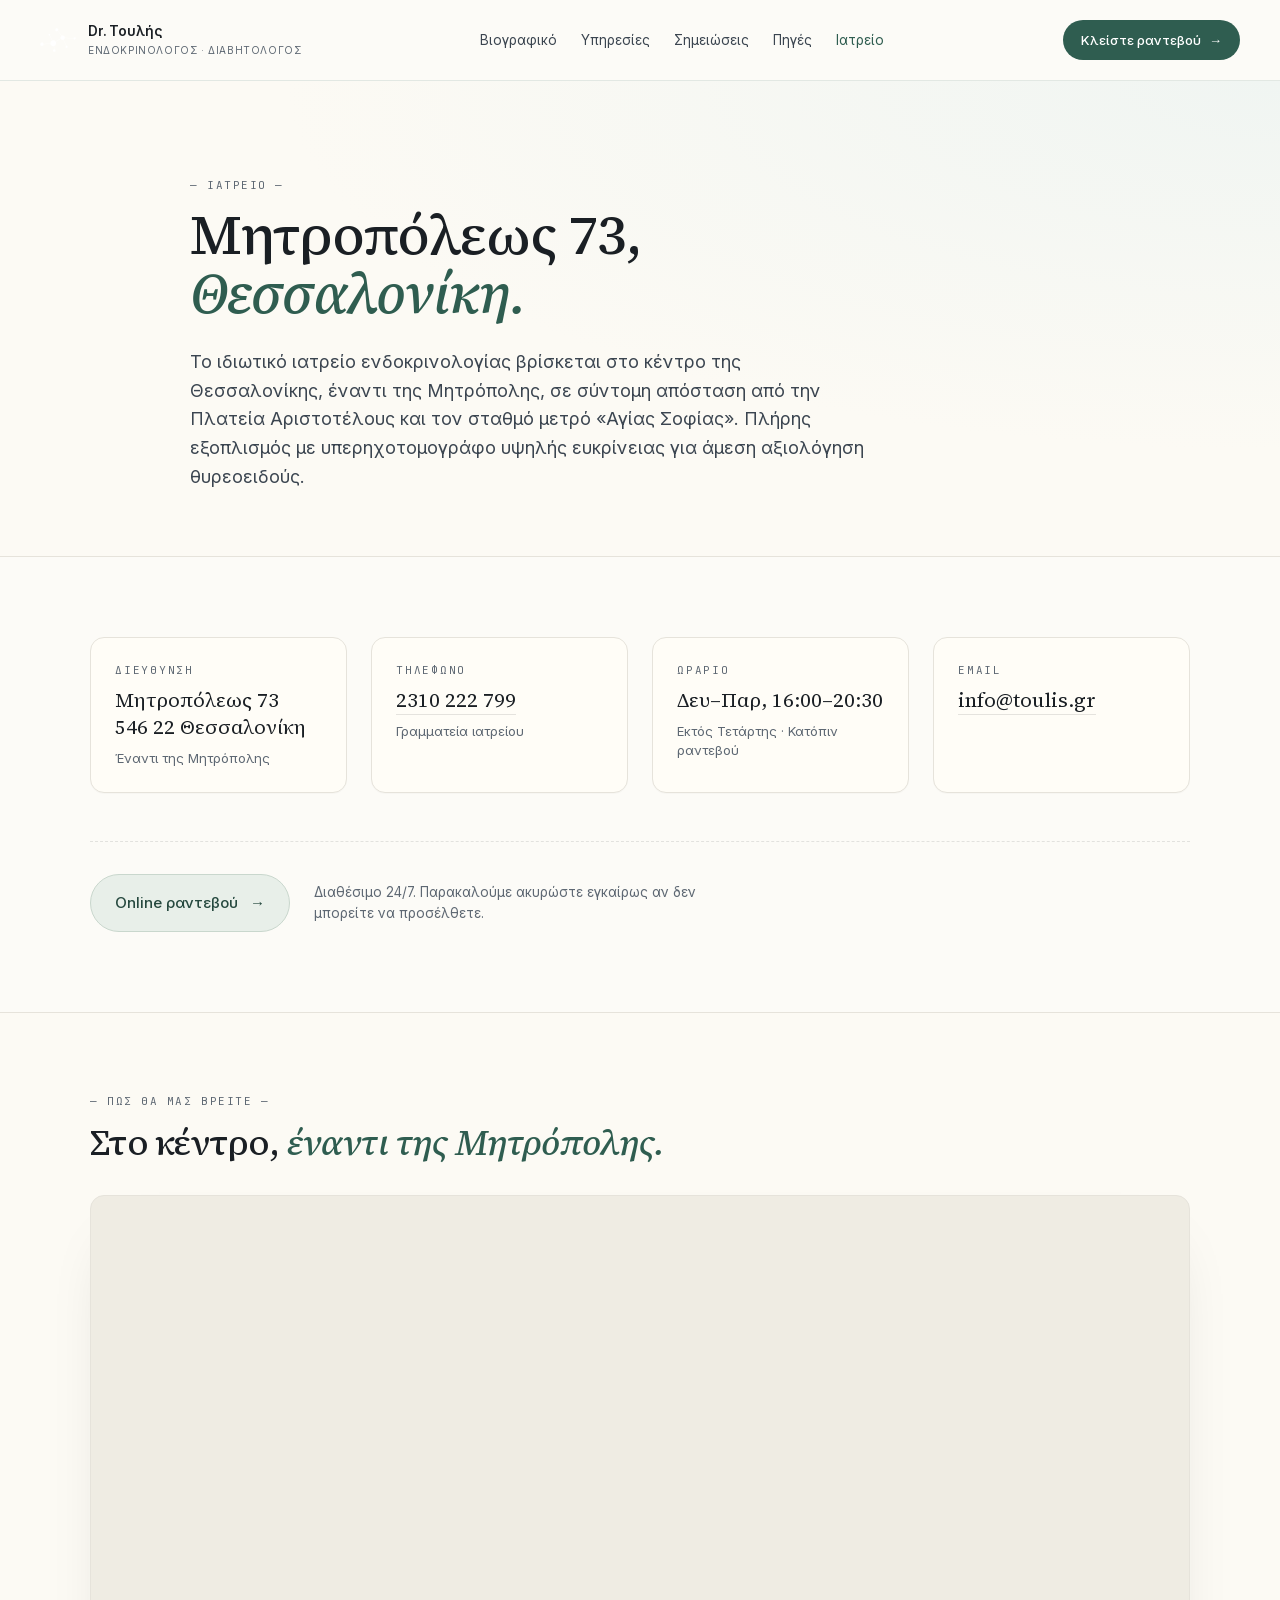
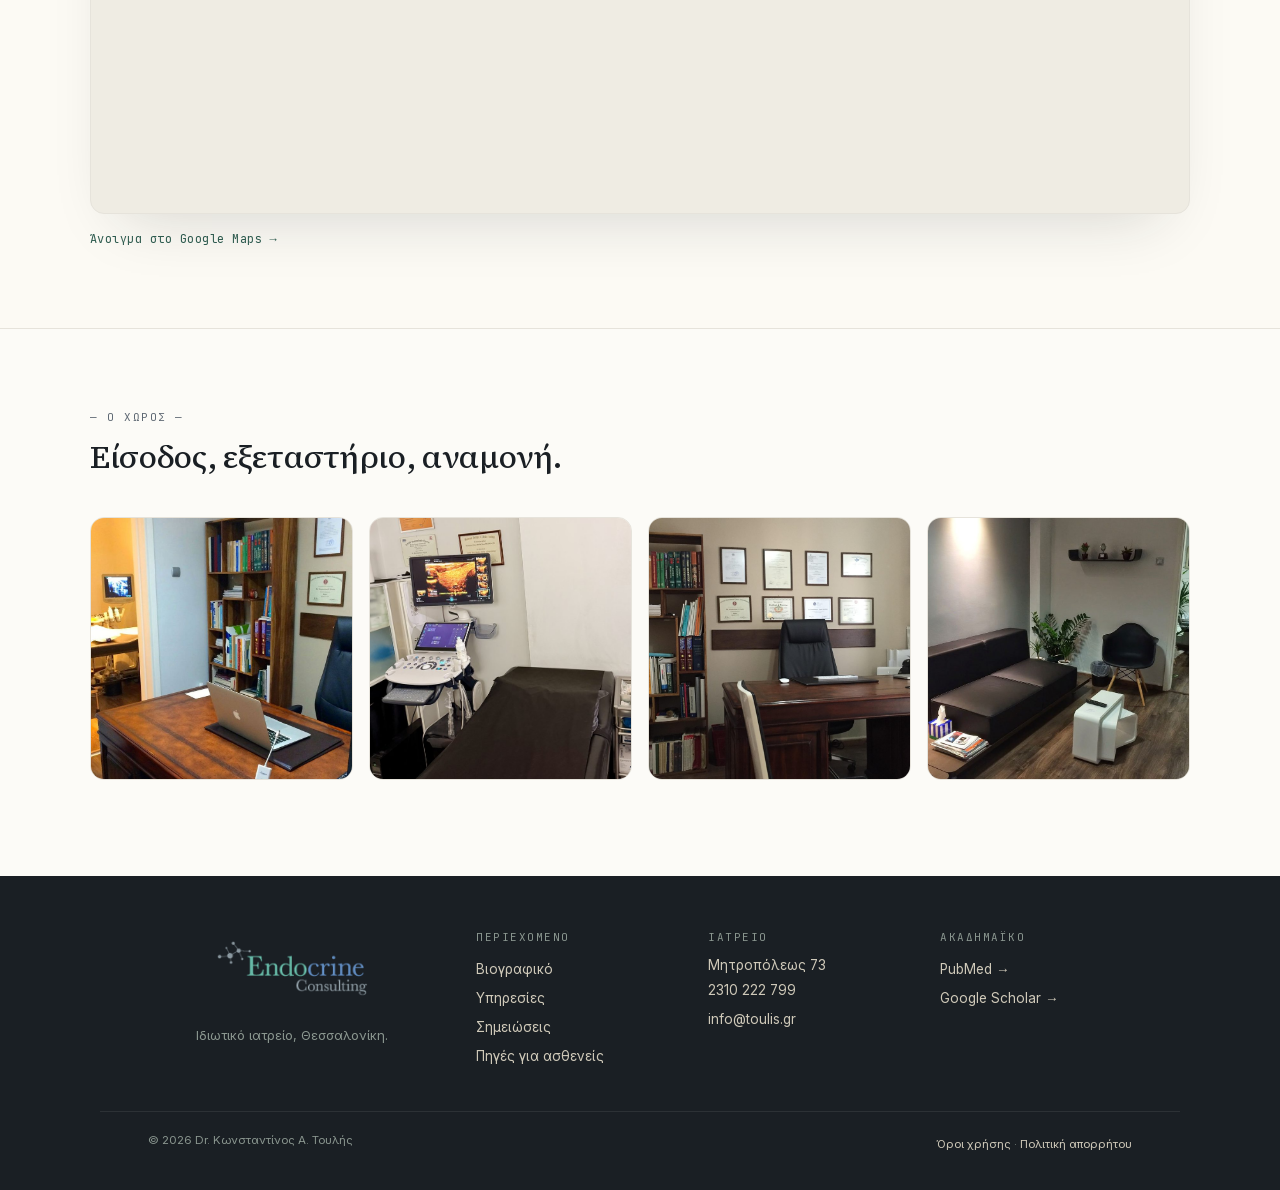
<file: contact/index.html>
<!doctype html>
<html lang="el">
<head>
  <meta charset="utf-8" />
  <meta name="viewport" content="width=device-width, initial-scale=1" />
  <meta name="google-site-verification" content="i_T2_HJzKB1rtnhogPII3BjfGcan-4gsO_Sw3jSdMsA" />
  <title>Ιατρείο ενδοκρινολόγου Θεσσαλονίκη · Μητροπόλεως 73</title>
  <meta name="description" content="Ιατρείο Dr. Τουλή στη Θεσσαλονίκη — Μητροπόλεως 73. Διεύθυνση, τηλέφωνο, ωράριο, online ραντεβού." />
  <link rel="canonical" href="https://www.toulis.gr/contact/" />
  <link rel="alternate" hreflang="el" href="https://www.toulis.gr/contact/" />
  <meta property="og:type" content="website" />
  <meta property="og:locale" content="el_GR" />
  <meta property="og:title" content="Ιατρείο · Dr. Τουλής" />
  <meta property="og:description" content="Ιατρείο Dr. Τουλή στη Θεσσαλονίκη — Μητροπόλεως 73. Διεύθυνση, τηλέφωνο, ωράριο, online ραντεβού." />
  <meta property="og:url" content="https://www.toulis.gr/contact/" />
  <meta property="og:image" content="https://www.toulis.gr/assets/images/og-default.jpg" />
  <link rel="icon" href="/assets/images/favicon.ico" sizes="any" />
  <link rel="icon" type="image/png" sizes="32x32" href="/assets/images/toulis_favicon-32.png" />
  <link rel="apple-touch-icon" sizes="180x180" href="/assets/images/apple-touch-icon.png" />
  <link rel="preload" as="font" type="font/woff2" href="/assets/fonts/source-serif-4-500-greek.woff2" crossorigin />
  <link rel="preload" as="font" type="font/woff2" href="/assets/fonts/inter-400-greek.woff2" crossorigin />
  <link rel="stylesheet" href="/assets/css/fonts.min.css" />
  <link rel="stylesheet" href="/assets/css/tokens.min.css" />
  <link rel="stylesheet" href="/assets/css/globals.min.css" />
  <link rel="stylesheet" href="/assets/css/components.min.css" />
  <script type="application/ld+json">
  {
    "@context": "https://schema.org",
    "@type": "Physician",
    "@id": "https://www.toulis.gr/#practice",
    "name": "Dr. Κωνσταντίνος Α. Τουλής",
    "alternateName": [
      "Konstantinos A. Toulis",
      "Dr. Κ.Α. Τουλής - Ενδοκρινολογία"
    ],
    "medicalSpecialty": [
      "Endocrine",
      "Diabetic"
    ],
    "image": [
      "https://www.toulis.gr/assets/images/clinic-office.jpg",
      "https://www.toulis.gr/assets/images/portrait.jpg"
    ],
    "url": "https://www.toulis.gr/",
    "telephone": "+30-2310-222799",
    "email": "info@toulis.gr",
    "isAcceptingNewPatients": true,
    "address": {
      "@type": "PostalAddress",
      "streetAddress": "Μητροπόλεως 73",
      "addressLocality": "Θεσσαλονίκη",
      "postalCode": "546 22",
      "addressCountry": "GR"
    },
    "geo": {
      "@type": "GeoCoordinates",
      "latitude": 40.6310625,
      "longitude": 22.9445103
    },
    "hasMap": "https://www.google.com/maps?cid=5587538242344689025",
    "sameAs": [
      "https://www.google.com/maps?cid=5587538242344689025"
    ],
    "areaServed": {
      "@type": "City",
      "name": "Θεσσαλονίκη"
    },
    "openingHoursSpecification": [
      {
        "@type": "OpeningHoursSpecification",
        "dayOfWeek": [
          "Monday",
          "Tuesday",
          "Thursday",
          "Friday"
        ],
        "opens": "16:00",
        "closes": "20:30"
      }
    ]
  }
  </script>
</head>
<body>
  <a href="#main" class="skip-link">Μετάβαση στο κύριο περιεχόμενο</a>

  <header class="site-header">
    <nav class="nav" aria-label="Κύρια πλοήγηση">
      <a href="/" class="nav__logo">
        <img src="/assets/images/toulis-atoms.svg" alt="" class="nav__logo-mark" width="36" height="36" />
        <span>Dr. Τουλής<small>Ενδοκρινολόγος · Διαβητολόγος</small></span>
      </a>
      <input type="checkbox" id="nav-toggle" class="nav__toggle" aria-label="Άνοιγμα μενού" />
      <label for="nav-toggle" class="nav__hamburger" aria-hidden="true">
        <span class="nav__hamburger-bar"></span>
        <span class="nav__hamburger-bar"></span>
        <span class="nav__hamburger-bar"></span>
      </label>
      <ul class="nav__links">
        <li><a href="/biography/">Βιογραφικό</a></li>
        <li><a href="/services/">Υπηρεσίες</a></li>
        <li><a href="/notes/">Σημειώσεις</a></li>
        <li><a href="/resources/">Πηγές</a></li>
        <li><a href="/contact/" aria-current="page">Ιατρείο</a></li>
      </ul>
      <a class="nav__cta" href="https://appointment-booking.pages.dev" target="_blank" rel="noopener">Κλείστε ραντεβού</a>
    </nav>
  </header>

  <main id="main">

    <!-- ========== Hero ========== -->
    <section class="contact-hero">
      <div class="contact-hero__inner">
        <p class="eyebrow">— Ιατρείο —</p>
        <h1 class="serif contact-hero__title">
          Μητροπόλεως 73,<br />
          <em>Θεσσαλονίκη.</em>
        </h1>
        <p class="contact-hero__lede">
          Το ιδιωτικό ιατρείο ενδοκρινολογίας βρίσκεται στο κέντρο της
          Θεσσαλονίκης, έναντι της Μητρόπολης, σε σύντομη απόσταση από την
          Πλατεία Αριστοτέλους και τον σταθμό μετρό «Αγίας Σοφίας». Πλήρης εξοπλισμός με υπερηχοτομογράφο
          υψηλής ευκρίνειας για άμεση αξιολόγηση θυρεοειδούς.
        </p>
      </div>
    </section>

    <!-- ========== Practical info ========== -->
    <section class="contact-meta">
      <div class="contact-meta__inner">
        <ul class="contact-meta__grid">
          <li class="contact-card">
            <p class="contact-card__label">Διεύθυνση</p>
            <p class="contact-card__value">
              Μητροπόλεως 73<br />
              546 22 Θεσσαλονίκη
            </p>
            <p class="contact-card__sub">Έναντι της Μητρόπολης</p>
          </li>
          <li class="contact-card">
            <p class="contact-card__label">Τηλέφωνο</p>
            <p class="contact-card__value">
              <a href="tel:+302310222799">2310 222 799</a>
            </p>
            <p class="contact-card__sub">Γραμματεία ιατρείου</p>
          </li>
          <li class="contact-card">
            <p class="contact-card__label">Ωράριο</p>
            <p class="contact-card__value">
              Δευ–Παρ, 16:00–20:30
            </p>
            <p class="contact-card__sub">Εκτός Τετάρτης · Κατόπιν ραντεβού</p>
          </li>
          <li class="contact-card">
            <p class="contact-card__label">Email</p>
            <p class="contact-card__value">
              <a href="mailto:info@toulis.gr">info@toulis.gr</a>
            </p>
          </li>
        </ul>

        <div class="contact-meta__cta">
          <a class="contact-meta__book" href="https://appointment-booking.pages.dev" target="_blank" rel="noopener">
            <span>Online ραντεβού</span>
            <span aria-hidden="true">→</span>
          </a>
          <p class="contact-meta__note">
            Διαθέσιμο 24/7. Παρακαλούμε ακυρώστε εγκαίρως αν δεν
            μπορείτε να προσέλθετε.
          </p>
        </div>
      </div>
    </section>

    <!-- ========== Map ========== -->
    <section class="contact-map">
      <div class="contact-map__inner">
        <p class="eyebrow">— Πώς θα μας βρείτε —</p>
        <h2 class="serif contact-map__title">
          Στο κέντρο, <em>έναντι της Μητρόπολης.</em>
        </h2>
        <div class="contact-map__frame">
          <iframe
            title="Χάρτης — Μητροπόλεως 73, Θεσσαλονίκη"
            src="https://www.google.com/maps/embed?pb=!1m14!1m8!1m3!1d24223.58426526471!2d22.9445103!3d40.6310625!3m2!1i1024!2i768!4f13.1!3m3!1m2!1s0x14a8390661a5a789%3A0x4d8aec6d67dd9d81!2sDr.+%CE%9A.%CE%91.+%CE%A4%CE%9F%CE%A5%CE%9B%CE%97%CE%A3+-+%CE%95%CE%BD%CE%B4%CE%BF%CE%BA%CF%81%CE%B9%CE%BD%CE%BF%CE%BB%CE%BF%CE%B3%CE%AF%CE%B1+%7C+%CE%A3%CE%B1%CE%BA%CF%87.+%CE%94%CE%B9%CE%B1%CE%B2%CE%AE%CF%84%CE%B7%CF%82+%7C+%CE%9C%CE%B5%CF%84%CE%B1%CE%B2%CE%BF%CE%BB%CE%B9%CF%83%CE%BC%CF%8C%CF%82!5e0!3m2!1sel!2sgr!4v1432767182336"
            loading="lazy"
            referrerpolicy="no-referrer-when-downgrade"
            allowfullscreen></iframe>
        </div>
        <p class="contact-map__caption">
          <a href="https://maps.app.goo.gl/9gK8A1xyBH3NCMpX8" target="_blank" rel="noopener">
            Άνοιγμα στο Google Maps →
          </a>
        </p>
      </div>
    </section>

    <!-- ========== Photo strip ========== -->
    <section class="contact-strip">
      <div class="contact-strip__inner">
        <p class="eyebrow">— Ο χώρος —</p>
        <h2 class="serif contact-strip__title">
          Είσοδος, εξεταστήριο, αναμονή.
        </h2>
        <ul class="contact-strip__grid">
          <li class="contact-strip__item">
            <img src="/assets/images/clinic-storytelling.jpg"
                 alt="Είσοδος ιατρείου με θέα προς το εξεταστήριο"
                 width="1200" height="817"
                 loading="lazy" decoding="async" />
          </li>
          <li class="contact-strip__item">
            <img src="/assets/images/clinic-exam.jpg"
                 alt="Εξεταστήριο — υπερηχοτομογράφος Mindray σε λειτουργία, σε εξέλιξη υπερηχογράφημα θυρεοειδούς"
                 width="675" height="900"
                 loading="lazy" decoding="async" />
          </li>
          <li class="contact-strip__item">
            <img src="/assets/images/clinic-study.jpg"
                 alt="Γραφείο ιατρού — βιβλιοθήκη με ιατρικά συγγράμματα και τοίχος με τίτλους ειδίκευσης και μετεκπαίδευσης"
                 width="1200" height="817"
                 loading="lazy" decoding="async" />
          </li>
          <li class="contact-strip__item">
            <img src="/assets/images/clinic-waiting.jpg"
                 alt="Χώρος αναμονής — καναπές, φυτό, διακριτικός φωτισμός"
                 width="1200" height="817"
                 loading="lazy" decoding="async" />
          </li>
        </ul>
      </div>
    </section>

  </main>

  <footer class="site-footer">
    <div class="footer-grid">
      <div class="footer-brand-col">
        <!-- "Endocrine Consulting" lockup — site-wide footer brand identity
             for continuity with the previous site. Transparent PNG so the
             wordmark floats directly on the dark ink footer. -->
        <a href="/" class="footer-brand" aria-label="Dr. Κωνσταντίνος Α. Τουλής — Αρχική">
          <img src="/assets/images/logo-pill.png"
               alt=""
               class="footer-brand__img"
               width="359" height="144"
               loading="lazy" decoding="async" />
        </a>
        <p class="footer__tag">Ιδιωτικό ιατρείο, Θεσσαλονίκη.</p>
      </div>
      <nav aria-label="Περιεχόμενο">
        <h3>Περιεχόμενο</h3>
        <ul>
          <li><a href="/biography/">Βιογραφικό</a></li>
          <li><a href="/services/">Υπηρεσίες</a></li>
          <li><a href="/notes/">Σημειώσεις</a></li>
          <li><a href="/resources/">Πηγές για ασθενείς</a></li>
        </ul>
      </nav>
      <nav aria-label="Ιατρείο">
        <h3>Ιατρείο</h3>
        <ul>
          <li>Μητροπόλεως 73</li>
          <li><a href="tel:+302310222799">2310 222 799</a></li>
          <li><a href="mailto:info@toulis.gr">info@toulis.gr</a></li>
        </ul>
      </nav>
      <nav aria-label="Ακαδημαϊκό">
        <h3>Ακαδημαϊκό</h3>
        <ul>
          <li><a href="https://pubmed.ncbi.nlm.nih.gov/?term=toulis+k&amp;sort=pubdate" target="_blank" rel="noopener">PubMed →</a></li>
          <li><a href="https://scholar.google.com/citations?hl=en&amp;user=qf2jNAgAAAAJ&amp;view_op=list_works" target="_blank" rel="noopener">Google Scholar →</a></li>
        </ul>
      </nav>
    </div>
    <div class="footer-bar">
      <span>© 2026 Dr. Κωνσταντίνος Α. Τουλής</span>
      <span><a href="/legal/terms/">Όροι χρήσης</a> · <a href="/legal/privacy/">Πολιτική απορρήτου</a></span>
    </div>
  </footer>
</body>
</html>
</file>
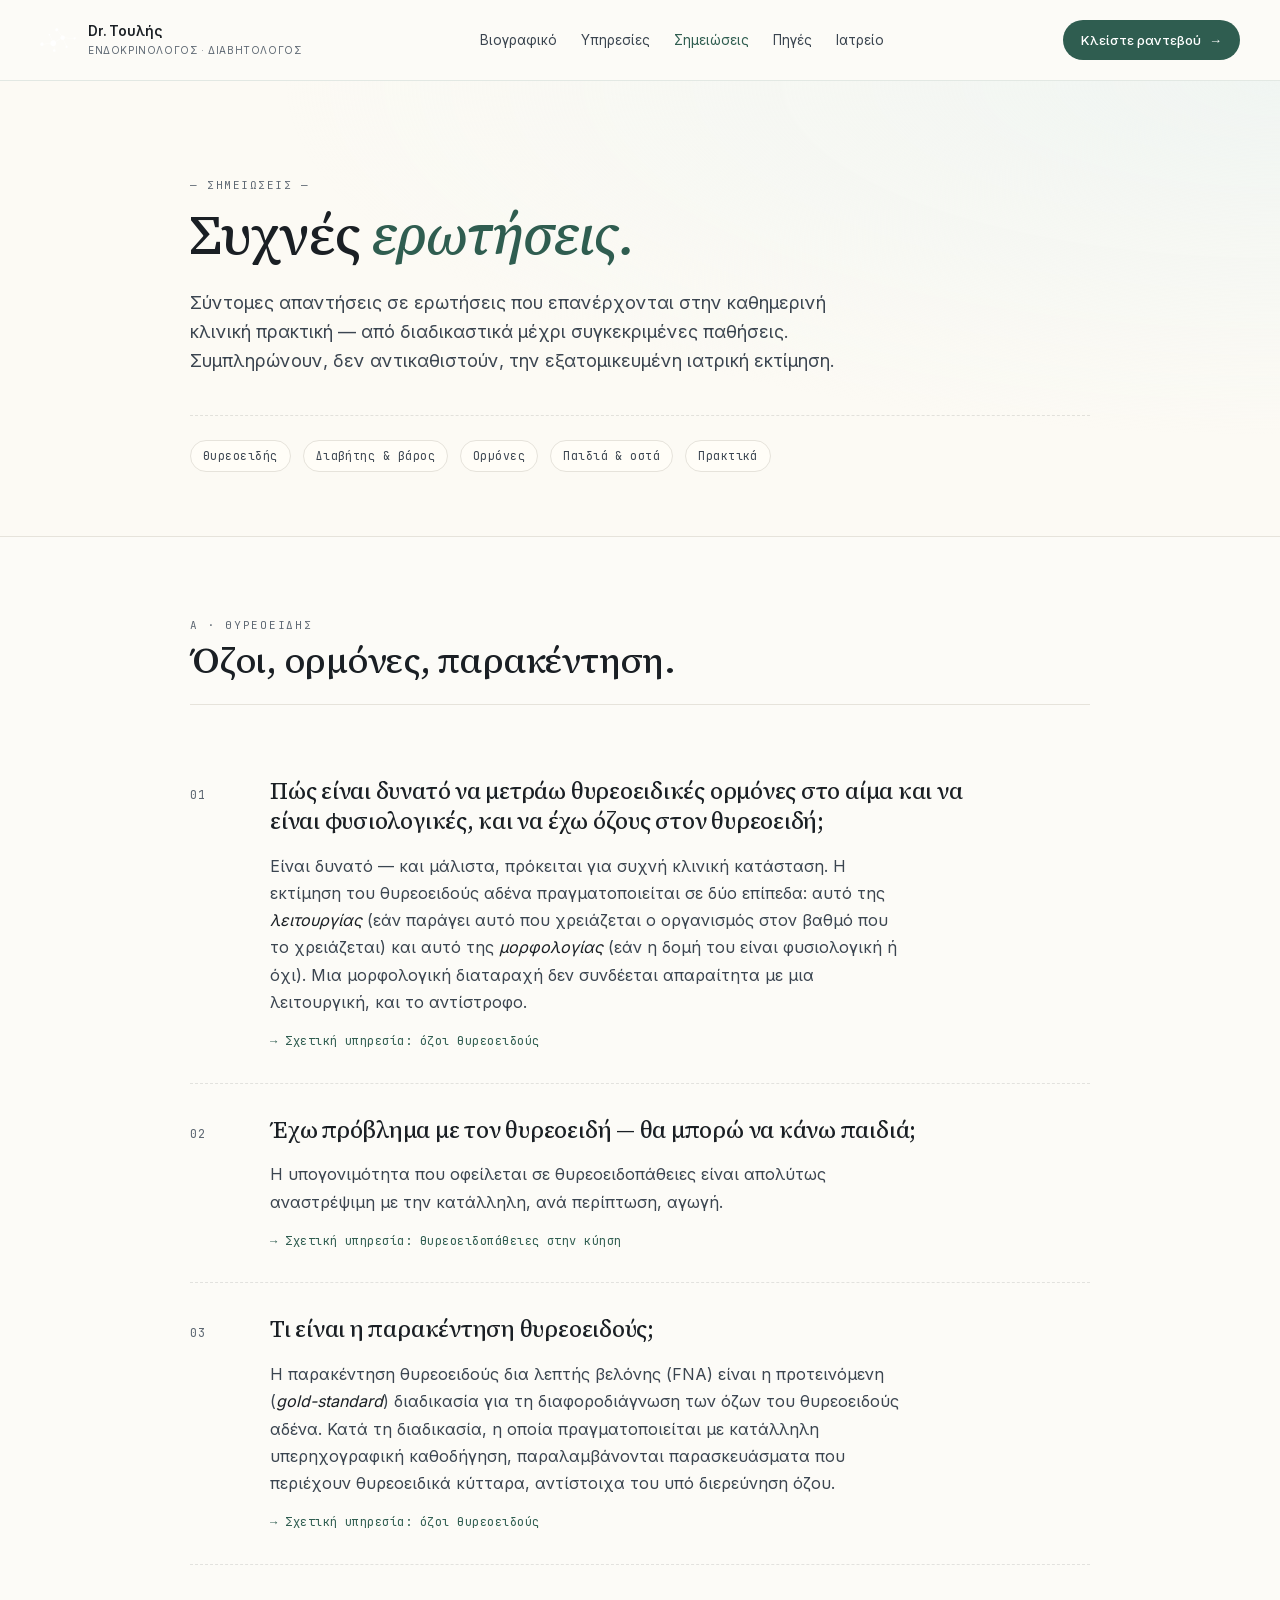
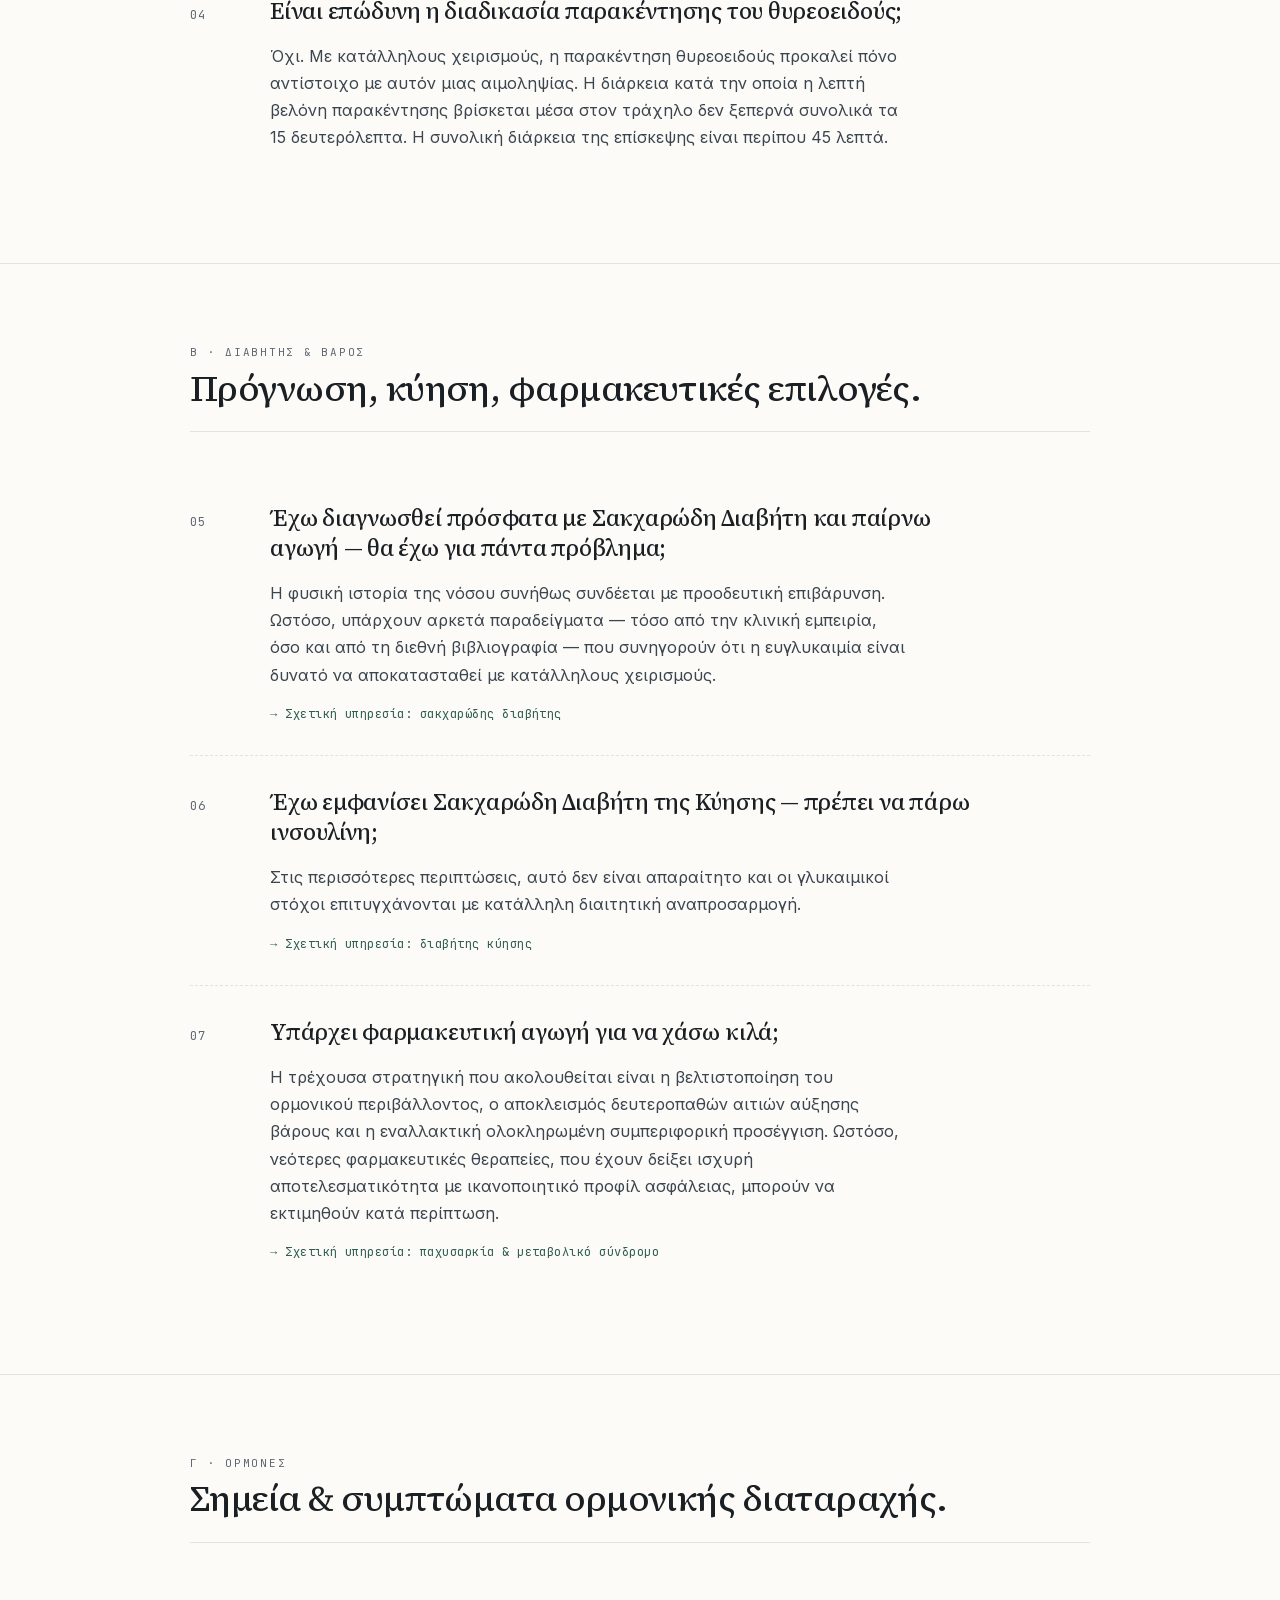
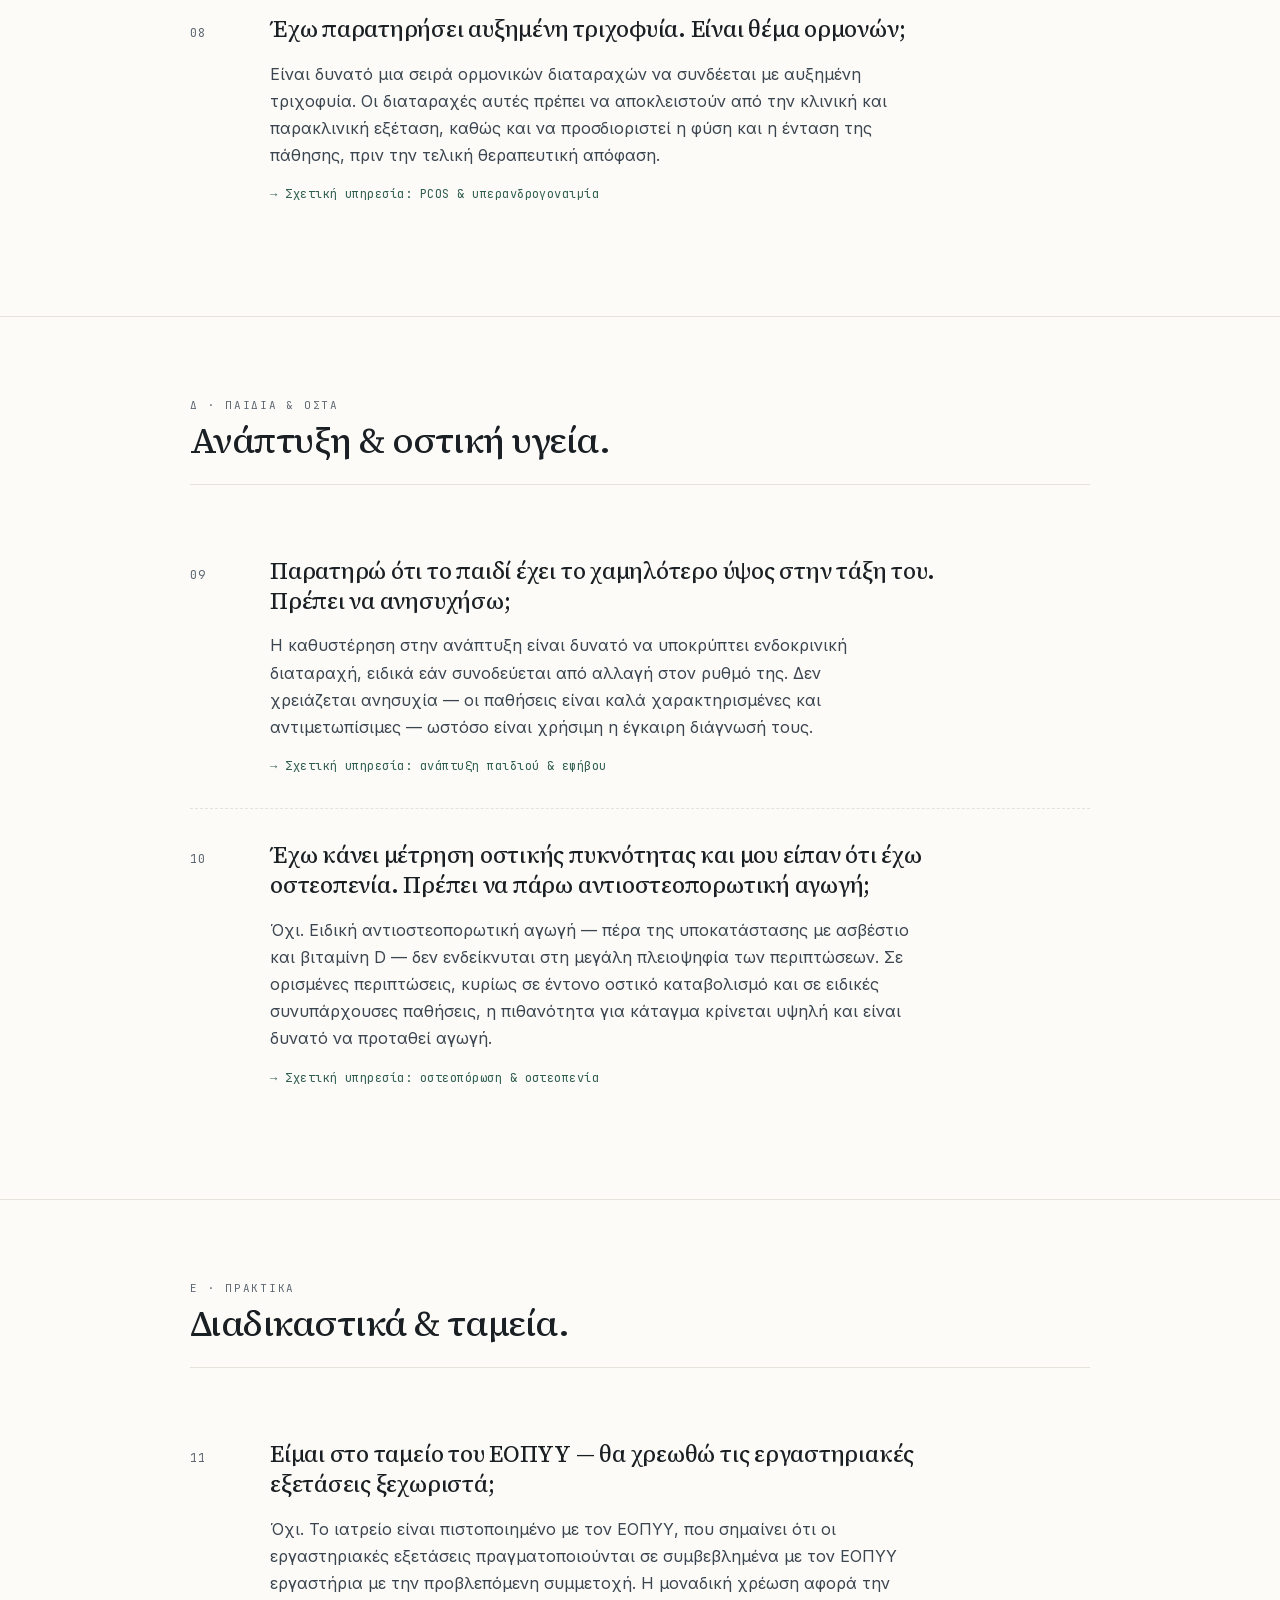
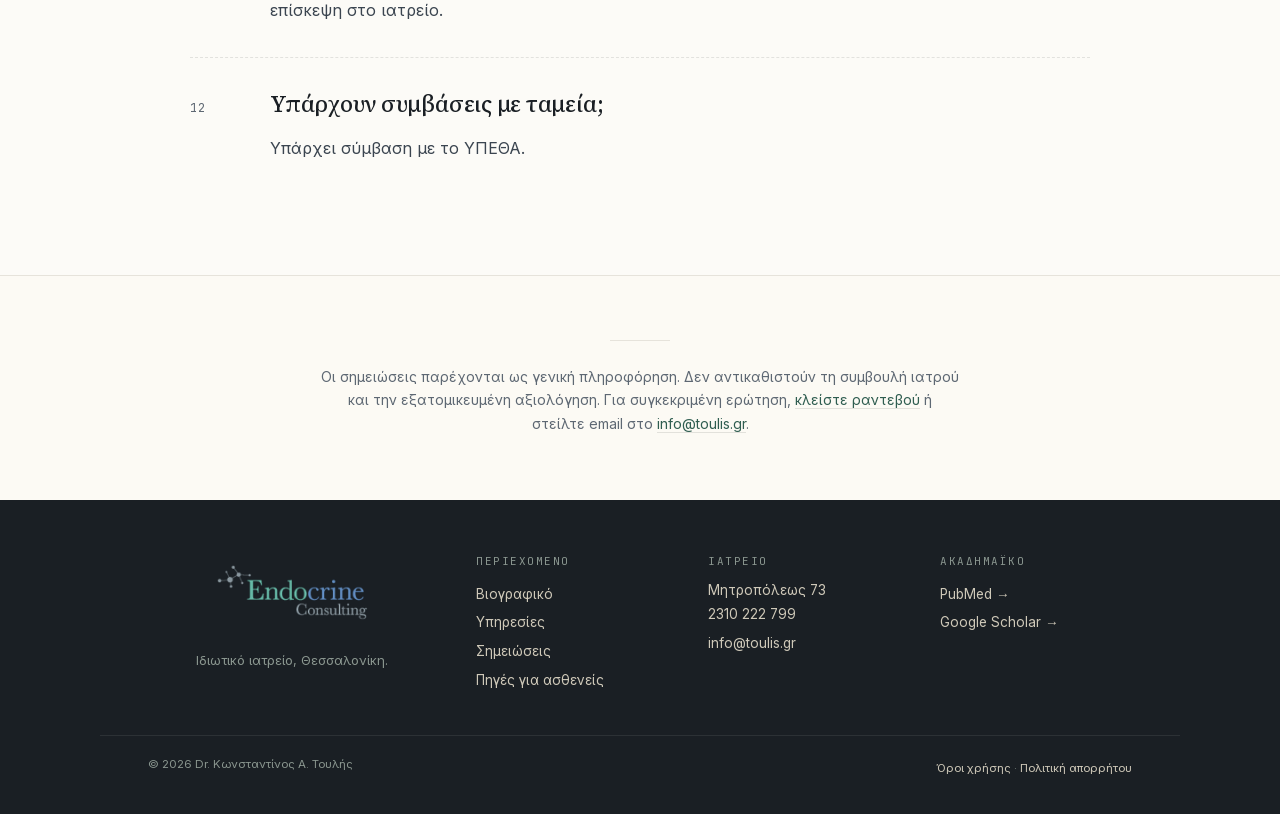
<file: notes/index.html>
<!doctype html>
<html lang="el">
<head>
  <meta charset="utf-8" />
  <meta name="viewport" content="width=device-width, initial-scale=1" />
  <meta name="google-site-verification" content="i_T2_HJzKB1rtnhogPII3BjfGcan-4gsO_Sw3jSdMsA" />
  <title>Σημειώσεις · Συχνές ερωτήσεις · Dr. Τουλής</title>
  <meta name="description" content="Σύντομες απαντήσεις σε ερωτήσεις που επανέρχονται στην καθημερινή πρακτική — θυρεοειδής, διαβήτης, οστά, αναπαραγωγή, διαδικαστικά." />
  <link rel="canonical" href="https://www.toulis.gr/notes/" />
  <link rel="alternate" hreflang="el" href="https://www.toulis.gr/notes/" />
  <meta property="og:type" content="website" />
  <meta property="og:locale" content="el_GR" />
  <meta property="og:title" content="Συχνές ερωτήσεις · Dr. Τουλής" />
  <meta property="og:description" content="Σύντομες απαντήσεις σε ερωτήσεις που επανέρχονται στην καθημερινή πρακτική." />
  <meta property="og:url" content="https://www.toulis.gr/notes/" />
  <meta property="og:image" content="https://www.toulis.gr/assets/images/og-default.jpg" />
  <link rel="icon" href="/assets/images/favicon.ico" sizes="any" />
  <link rel="icon" type="image/png" sizes="32x32" href="/assets/images/toulis_favicon-32.png" />
  <link rel="apple-touch-icon" sizes="180x180" href="/assets/images/apple-touch-icon.png" />
  <link rel="preload" as="font" type="font/woff2" href="/assets/fonts/source-serif-4-500-greek.woff2" crossorigin />
  <link rel="preload" as="font" type="font/woff2" href="/assets/fonts/inter-400-greek.woff2" crossorigin />
  <link rel="stylesheet" href="/assets/css/fonts.min.css" />
  <link rel="stylesheet" href="/assets/css/tokens.min.css" />
  <link rel="stylesheet" href="/assets/css/globals.min.css" />
  <link rel="stylesheet" href="/assets/css/components.min.css" />

  <!-- FAQ JSON-LD for rich snippets — content-equivalent to legacy site,
       reorganised into thematic groups. -->
  <script type="application/ld+json">
  {
    "@context": "https://schema.org",
    "@type": "FAQPage",
    "mainEntity": [
      {
        "@type": "Question",
        "name": "Πώς είναι δυνατό να μετράω θυρεοειδικές ορμόνες στο αίμα και να είναι φυσιολογικές, και να έχω όζους στον θυρεοειδή;",
        "acceptedAnswer": {
          "@type": "Answer",
          "text": "Είναι δυνατό και μάλιστα, πρόκειται για συχνή κλινική κατάσταση. Η εκτίμηση του θυρεοειδούς αδένα πραγματοποιείται σε δύο επίπεδα: αυτό της λειτουργίας (εάν παράγει αυτό που χρειάζεται ο οργανισμός στον βαθμό που το χρειάζεται) και αυτό της μορφολογίας (εάν η δομή του είναι φυσιολογική ή όχι). Μια μορφολογική διαταραχή δεν συνδέεται απαραίτητα με μια λειτουργική, και το αντίστροφο."
        }
      },
      {
        "@type": "Question",
        "name": "Έχω πρόβλημα με τον θυρεοειδή — θα μπορώ να κάνω παιδιά;",
        "acceptedAnswer": {
          "@type": "Answer",
          "text": "Η υπογονιμότητα που οφείλεται σε θυρεοειδοπάθειες είναι απολύτως αναστρέψιμη με την κατάλληλη, ανά περίπτωση, αγωγή."
        }
      },
      {
        "@type": "Question",
        "name": "Τι είναι η παρακέντηση θυρεοειδούς;",
        "acceptedAnswer": {
          "@type": "Answer",
          "text": "Η παρακέντηση θυρεοειδούς δια λεπτής βελόνης (FNA) είναι η προτεινόμενη (gold-standard) διαδικασία για τη διαφοροδιάγνωση των όζων του θυρεοειδούς αδένα. Κατά τη διαδικασία, η οποία πραγματοποιείται με κατάλληλη υπερηχογραφική καθοδήγηση, παραλαμβάνονται παρασκευάσματα που περιέχουν θυρεοειδικά κύτταρα, αντίστοιχα του υπό διερεύνηση όζου."
        }
      },
      {
        "@type": "Question",
        "name": "Είναι επώδυνη η διαδικασία παρακέντησης του θυρεοειδούς;",
        "acceptedAnswer": {
          "@type": "Answer",
          "text": "Όχι. Με κατάλληλους χειρισμούς, η παρακέντηση θυρεοειδούς προκαλεί πόνο αντίστοιχο με αυτόν μιας αιμοληψίας. Η διάρκεια κατά την οποία η λεπτή βελόνη παρακέντησης βρίσκεται μέσα στον τράχηλο δεν ξεπερνά συνολικά τα 15 δευτερόλεπτα. Η συνολική διάρκεια της επίσκεψης είναι περίπου 45 λεπτά."
        }
      },
      {
        "@type": "Question",
        "name": "Έχω διαγνωσθεί πρόσφατα με Σακχαρώδη Διαβήτη και παίρνω αγωγή — θα έχω για πάντα πρόβλημα;",
        "acceptedAnswer": {
          "@type": "Answer",
          "text": "Η φυσική ιστορία της νόσου συνήθως συνδέεται με προοδευτική επιβάρυνση. Ωστόσο, υπάρχουν αρκετά παραδείγματα — τόσο από την κλινική εμπειρία, όσο και από τη διεθνή βιβλιογραφία — που συνηγορούν ότι η ευγλυκαιμία είναι δυνατό να αποκατασταθεί με κατάλληλους χειρισμούς."
        }
      },
      {
        "@type": "Question",
        "name": "Έχω εμφανίσει Σακχαρώδη Διαβήτη της Κύησης — πρέπει να πάρω ινσουλίνη;",
        "acceptedAnswer": {
          "@type": "Answer",
          "text": "Στις περισσότερες περιπτώσεις, αυτό δεν είναι απαραίτητο και οι γλυκαιμικοί στόχοι επιτυγχάνονται με κατάλληλη διαιτητική αναπροσαρμογή."
        }
      },
      {
        "@type": "Question",
        "name": "Υπάρχει φαρμακευτική αγωγή για να χάσω κιλά;",
        "acceptedAnswer": {
          "@type": "Answer",
          "text": "Η τρέχουσα στρατηγική που ακολουθείται είναι η βελτιστοποίηση του ορμονικού περιβάλλοντος, ο αποκλεισμός δευτεροπαθών αιτιών αύξησης βάρους και η εναλλακτική ολοκληρωμένη συμπεριφορική προσέγγιση. Ωστόσο, νεότερες φαρμακευτικές θεραπείες, που έχουν δείξει ισχυρή αποτελεσματικότητα με ικανοποιητικό προφίλ ασφάλειας, μπορούν να εκτιμηθούν κατά περίπτωση."
        }
      },
      {
        "@type": "Question",
        "name": "Έχω παρατηρήσει αυξημένη τριχοφυία. Είναι θέμα ορμονών;",
        "acceptedAnswer": {
          "@type": "Answer",
          "text": "Είναι δυνατό μια σειρά ορμονικών διαταραχών να συνδέεται με αυξημένη τριχοφυία. Οι διαταραχές αυτές πρέπει να αποκλειστούν από την κλινική και παρακλινική εξέταση, καθώς και να προσδιοριστεί η φύση και η ένταση της πάθησης, πριν την τελική θεραπευτική απόφαση."
        }
      },
      {
        "@type": "Question",
        "name": "Παρατηρώ ότι το παιδί έχει το χαμηλό ύψος συγκριτικά με άλλα παιδιά στην τάξη του. Πρέπει να ανησυχήσω;",
        "acceptedAnswer": {
          "@type": "Answer",
          "text": "Η καθυστέρηση στην ανάπτυξη είναι δυνατό να υποκρύπτει ενδοκρινική διαταραχή, ειδικά εάν συνοδεύεται από αλλαγή στον ρυθμό της. Δεν χρειάζεται ανησυχία — οι παθήσεις είναι καλά χαρακτηρισμένες και αντιμετωπίσιμες — ωστόσο είναι χρήσιμη η έγκαιρη διάγνωσή τους."
        }
      },
      {
        "@type": "Question",
        "name": "Έχω κάνει μέτρηση οστικής πυκνότητας και μου είπαν ότι έχω οστεοπενία. Πρέπει να πάρω αντιοστεοπορωτική αγωγή;",
        "acceptedAnswer": {
          "@type": "Answer",
          "text": "Όχι. Ειδική αντιοστεοπορωτική αγωγή — πέρα της υποκατάστασης με ασβέστιο και βιταμίνη D — δεν ενδείκνυται στη μεγάλη πλειοψηφία των περιπτώσεων. Σε ορισμένες περιπτώσεις, κυρίως σε έντονο οστικό καταβολισμό και σε ειδικές συνυπάρχουσες παθήσεις, η πιθανότητα για κάταγμα κρίνεται υψηλή και είναι δυνατό να προταθεί αγωγή."
        }
      },
      {
        "@type": "Question",
        "name": "Είμαι στο ταμείο του ΕΟΠΥΥ, θα χρεωθώ τις εργαστηριακές εξετάσεις ξεχωριστά;",
        "acceptedAnswer": {
          "@type": "Answer",
          "text": "Όχι, το ιατρείο είναι πιστοποιημένο με τον ΕΟΠΥΥ, που σημαίνει ότι οι εργαστηριακές εξετάσεις πραγματοποιούνται σε συμβεβλημένα με τον ΕΟΠΥΥ εργαστήρια με την προβλεπόμενη συμμετοχή. Η μοναδική χρέωση αφορά την επίσκεψη στο ιατρείο."
        }
      },
      {
        "@type": "Question",
        "name": "Υπάρχουν συμβάσεις με ταμεία;",
        "acceptedAnswer": {
          "@type": "Answer",
          "text": "Υπάρχει σύμβαση με το ΥΠΕΘΑ."
        }
      }
    ]
  }
  </script>
</head>
<body>
  <a href="#main" class="skip-link">Μετάβαση στο κύριο περιεχόμενο</a>

  <header class="site-header">
    <nav class="nav" aria-label="Κύρια πλοήγηση">
      <a href="/" class="nav__logo">
        <img src="/assets/images/toulis-atoms.svg" alt="" class="nav__logo-mark" width="36" height="36" />
        <span>Dr. Τουλής<small>Ενδοκρινολόγος · Διαβητολόγος</small></span>
      </a>
      <input type="checkbox" id="nav-toggle" class="nav__toggle" aria-label="Άνοιγμα μενού" />
      <label for="nav-toggle" class="nav__hamburger" aria-hidden="true">
        <span class="nav__hamburger-bar"></span>
        <span class="nav__hamburger-bar"></span>
        <span class="nav__hamburger-bar"></span>
      </label>
      <ul class="nav__links">
        <li><a href="/biography/">Βιογραφικό</a></li>
        <li><a href="/services/">Υπηρεσίες</a></li>
        <li><a href="/notes/" aria-current="page">Σημειώσεις</a></li>
        <li><a href="/resources/">Πηγές</a></li>
        <li><a href="/contact/">Ιατρείο</a></li>
      </ul>
      <a class="nav__cta" href="https://appointment-booking.pages.dev" target="_blank" rel="noopener">Κλείστε ραντεβού</a>
    </nav>
  </header>

  <main id="main">

    <!-- ========== Hero ========== -->
    <section class="notes-hero">
      <div class="notes-hero__inner">
        <p class="eyebrow">— Σημειώσεις —</p>
        <h1 class="serif notes-hero__title">
          Συχνές <em>ερωτήσεις.</em>
        </h1>
        <p class="notes-hero__lede">
          Σύντομες απαντήσεις σε ερωτήσεις που επανέρχονται στην
          καθημερινή κλινική πρακτική — από διαδικαστικά μέχρι
          συγκεκριμένες παθήσεις. Συμπληρώνουν, δεν αντικαθιστούν,
          την εξατομικευμένη ιατρική εκτίμηση.
        </p>
        <nav class="notes-jump" aria-label="Κατηγορίες">
          <a href="#group-thyroid">Θυρεοειδής</a>
          <a href="#group-diabetes">Διαβήτης &amp; βάρος</a>
          <a href="#group-reproductive">Ορμόνες</a>
          <a href="#group-pediatric-bones">Παιδιά &amp; οστά</a>
          <a href="#group-practical">Πρακτικά</a>
        </nav>
      </div>
    </section>    <!-- ========== Θυρεοειδής ========== -->
    <section class="notes-group" id="group-thyroid" aria-labelledby="grp-thyroid-h">
      <div class="notes-group__inner">
        <p class="notes-group__label">Α · Θυρεοειδής</p>
        <h2 class="serif notes-group__title" id="grp-thyroid-h">Όζοι, ορμόνες, παρακέντηση.</h2>
        <ol class="faq">

          <li class="faq__item" id="q-thyroid-nodules-vs-function">
            <span class="faq__num" aria-hidden="true">01</span>
            <article class="faq__body">
              <h3 class="faq__q serif">Πώς είναι δυνατό να μετράω θυρεοειδικές ορμόνες στο αίμα και να είναι φυσιολογικές, και να έχω όζους στον θυρεοειδή;</h3>
              <p class="faq__a">
                Είναι δυνατό — και μάλιστα, πρόκειται για συχνή κλινική
                κατάσταση. Η εκτίμηση του θυρεοειδούς αδένα πραγματοποιείται
                σε δύο επίπεδα: αυτό της <em>λειτουργίας</em> (εάν παράγει
                αυτό που χρειάζεται ο οργανισμός στον βαθμό που το
                χρειάζεται) και αυτό της <em>μορφολογίας</em> (εάν η δομή
                του είναι φυσιολογική ή όχι). Μια μορφολογική διαταραχή δεν
                συνδέεται απαραίτητα με μια λειτουργική, και το αντίστροφο.
              </p>
              <p class="faq__see">
                <a href="/services/#svc-thyroid-nodules">→ Σχετική υπηρεσία: όζοι θυρεοειδούς</a>
              </p>
            </article>
          </li>

          <li class="faq__item" id="q-thyroid-fertility">
            <span class="faq__num" aria-hidden="true">02</span>
            <article class="faq__body">
              <h3 class="faq__q serif">Έχω πρόβλημα με τον θυρεοειδή — θα μπορώ να κάνω παιδιά;</h3>
              <p class="faq__a">
                Η υπογονιμότητα που οφείλεται σε θυρεοειδοπάθειες είναι
                απολύτως αναστρέψιμη με την κατάλληλη, ανά περίπτωση,
                αγωγή.
              </p>
              <p class="faq__see">
                <a href="/services/#svc-thyroid-pregnancy">→ Σχετική υπηρεσία: θυρεοειδοπάθειες στην κύηση</a>
              </p>
            </article>
          </li>

          <li class="faq__item" id="q-fna-what">
            <span class="faq__num" aria-hidden="true">03</span>
            <article class="faq__body">
              <h3 class="faq__q serif">Τι είναι η παρακέντηση θυρεοειδούς;</h3>
              <p class="faq__a">
                Η παρακέντηση θυρεοειδούς δια λεπτής βελόνης (FNA) είναι η
                προτεινόμενη (<em>gold-standard</em>) διαδικασία για τη
                διαφοροδιάγνωση των όζων του θυρεοειδούς αδένα. Κατά τη
                διαδικασία, η οποία πραγματοποιείται με κατάλληλη
                υπερηχογραφική καθοδήγηση, παραλαμβάνονται παρασκευάσματα
                που περιέχουν θυρεοειδικά κύτταρα, αντίστοιχα του υπό
                διερεύνηση όζου.
              </p>
              <p class="faq__see">
                <a href="/services/#svc-thyroid-nodules">→ Σχετική υπηρεσία: όζοι θυρεοειδούς</a>
              </p>
            </article>
          </li>

          <li class="faq__item" id="q-fna-pain">
            <span class="faq__num" aria-hidden="true">04</span>
            <article class="faq__body">
              <h3 class="faq__q serif">Είναι επώδυνη η διαδικασία παρακέντησης του θυρεοειδούς;</h3>
              <p class="faq__a">
                Όχι. Με κατάλληλους χειρισμούς, η παρακέντηση θυρεοειδούς
                προκαλεί πόνο αντίστοιχο με αυτόν μιας αιμοληψίας. Η
                διάρκεια κατά την οποία η λεπτή βελόνη παρακέντησης
                βρίσκεται μέσα στον τράχηλο δεν ξεπερνά συνολικά τα
                15 δευτερόλεπτα. Η συνολική διάρκεια της επίσκεψης είναι
                περίπου 45 λεπτά.
              </p>
            </article>
          </li>

        </ol>
      </div>
    </section>

    <!-- ========== Διαβήτης & βάρος ========== -->
    <section class="notes-group notes-group--alt" id="group-diabetes" aria-labelledby="grp-diabetes-h">
      <div class="notes-group__inner">
        <p class="notes-group__label">Β · Διαβήτης &amp; βάρος</p>
        <h2 class="serif notes-group__title" id="grp-diabetes-h">Πρόγνωση, κύηση, φαρμακευτικές επιλογές.</h2>
        <ol class="faq" start="5">

          <li class="faq__item" id="q-diabetes-prognosis">
            <span class="faq__num" aria-hidden="true">05</span>
            <article class="faq__body">
              <h3 class="faq__q serif">Έχω διαγνωσθεί πρόσφατα με Σακχαρώδη Διαβήτη και παίρνω αγωγή — θα έχω για πάντα πρόβλημα;</h3>
              <p class="faq__a">
                Η φυσική ιστορία της νόσου συνήθως συνδέεται με προοδευτική
                επιβάρυνση. Ωστόσο, υπάρχουν αρκετά παραδείγματα — τόσο από
                την κλινική εμπειρία, όσο και από τη διεθνή βιβλιογραφία —
                που συνηγορούν ότι η ευγλυκαιμία είναι δυνατό να
                αποκατασταθεί με κατάλληλους χειρισμούς.
              </p>
              <p class="faq__see">
                <a href="/services/#svc-diabetes">→ Σχετική υπηρεσία: σακχαρώδης διαβήτης</a>
              </p>
            </article>
          </li>

          <li class="faq__item" id="q-gestational-diabetes-insulin">
            <span class="faq__num" aria-hidden="true">06</span>
            <article class="faq__body">
              <h3 class="faq__q serif">Έχω εμφανίσει Σακχαρώδη Διαβήτη της Κύησης — πρέπει να πάρω ινσουλίνη;</h3>
              <p class="faq__a">
                Στις περισσότερες περιπτώσεις, αυτό δεν είναι απαραίτητο
                και οι γλυκαιμικοί στόχοι επιτυγχάνονται με κατάλληλη
                διαιτητική αναπροσαρμογή.
              </p>
              <p class="faq__see">
                <a href="/services/#svc-gestational-diabetes">→ Σχετική υπηρεσία: διαβήτης κύησης</a>
              </p>
            </article>
          </li>

          <li class="faq__item" id="q-weight-meds">
            <span class="faq__num" aria-hidden="true">07</span>
            <article class="faq__body">
              <h3 class="faq__q serif">Υπάρχει φαρμακευτική αγωγή για να χάσω κιλά;</h3>
              <p class="faq__a">
                Η τρέχουσα στρατηγική που ακολουθείται είναι η
                βελτιστοποίηση του ορμονικού περιβάλλοντος, ο αποκλεισμός
                δευτεροπαθών αιτιών αύξησης βάρους και η εναλλακτική
                ολοκληρωμένη συμπεριφορική προσέγγιση. Ωστόσο, νεότερες
                φαρμακευτικές θεραπείες, που έχουν δείξει ισχυρή
                αποτελεσματικότητα με ικανοποιητικό προφίλ ασφάλειας,
                μπορούν να εκτιμηθούν κατά περίπτωση.
              </p>
              <p class="faq__see">
                <a href="/services/#svc-obesity">→ Σχετική υπηρεσία: παχυσαρκία &amp; μεταβολικό σύνδρομο</a>
              </p>
            </article>
          </li>

        </ol>
      </div>
    </section>

    <!-- ========== Ορμόνες — αναπαραγωγικό ========== -->
    <section class="notes-group" id="group-reproductive" aria-labelledby="grp-reproductive-h">
      <div class="notes-group__inner">
        <p class="notes-group__label">Γ · Ορμόνες</p>
        <h2 class="serif notes-group__title" id="grp-reproductive-h">Σημεία &amp; συμπτώματα ορμονικής διαταραχής.</h2>
        <ol class="faq" start="8">

          <li class="faq__item" id="q-hirsutism">
            <span class="faq__num" aria-hidden="true">08</span>
            <article class="faq__body">
              <h3 class="faq__q serif">Έχω παρατηρήσει αυξημένη τριχοφυία. Είναι θέμα ορμονών;</h3>
              <p class="faq__a">
                Είναι δυνατό μια σειρά ορμονικών διαταραχών να συνδέεται
                με αυξημένη τριχοφυία. Οι διαταραχές αυτές πρέπει να
                αποκλειστούν από την κλινική και παρακλινική εξέταση,
                καθώς και να προσδιοριστεί η φύση και η ένταση της
                πάθησης, πριν την τελική θεραπευτική απόφαση.
              </p>
              <p class="faq__see">
                <a href="/services/#svc-pcos">→ Σχετική υπηρεσία: PCOS &amp; υπερανδρογοναιμία</a>
              </p>
            </article>
          </li>

        </ol>
      </div>
    </section>

    <!-- ========== Παιδιά & οστά ========== -->
    <section class="notes-group notes-group--alt" id="group-pediatric-bones" aria-labelledby="grp-bones-h">
      <div class="notes-group__inner">
        <p class="notes-group__label">Δ · Παιδιά &amp; οστά</p>
        <h2 class="serif notes-group__title" id="grp-bones-h">Ανάπτυξη &amp; οστική υγεία.</h2>
        <ol class="faq" start="9">

          <li class="faq__item" id="q-child-height">
            <span class="faq__num" aria-hidden="true">09</span>
            <article class="faq__body">
              <h3 class="faq__q serif">Παρατηρώ ότι το παιδί έχει το χαμηλότερο ύψος στην τάξη του. Πρέπει να ανησυχήσω;</h3>
              <p class="faq__a">
                Η καθυστέρηση στην ανάπτυξη είναι δυνατό να υποκρύπτει
                ενδοκρινική διαταραχή, ειδικά εάν συνοδεύεται από αλλαγή
                στον ρυθμό της. Δεν χρειάζεται ανησυχία — οι παθήσεις
                είναι καλά χαρακτηρισμένες και αντιμετωπίσιμες — ωστόσο
                είναι χρήσιμη η έγκαιρη διάγνωσή τους.
              </p>
              <p class="faq__see">
                <a href="/services/#svc-growth">→ Σχετική υπηρεσία: ανάπτυξη παιδιού &amp; εφήβου</a>
              </p>
            </article>
          </li>

          <li class="faq__item" id="q-osteopenia">
            <span class="faq__num" aria-hidden="true">10</span>
            <article class="faq__body">
              <h3 class="faq__q serif">Έχω κάνει μέτρηση οστικής πυκνότητας και μου είπαν ότι έχω οστεοπενία. Πρέπει να πάρω αντιοστεοπορωτική αγωγή;</h3>
              <p class="faq__a">
                Όχι. Ειδική αντιοστεοπορωτική αγωγή — πέρα της
                υποκατάστασης με ασβέστιο και βιταμίνη D — δεν ενδείκνυται
                στη μεγάλη πλειοψηφία των περιπτώσεων. Σε ορισμένες
                περιπτώσεις, κυρίως σε έντονο οστικό καταβολισμό και σε
                ειδικές συνυπάρχουσες παθήσεις, η πιθανότητα για κάταγμα
                κρίνεται υψηλή και είναι δυνατό να προταθεί αγωγή.
              </p>
              <p class="faq__see">
                <a href="/services/#svc-osteoporosis">→ Σχετική υπηρεσία: οστεοπόρωση &amp; οστεοπενία</a>
              </p>
            </article>
          </li>

        </ol>
      </div>
    </section>

    <!-- ========== Πρακτικά (admin / billing) ========== -->
    <section class="notes-group" id="group-practical" aria-labelledby="grp-practical-h">
      <div class="notes-group__inner">
        <p class="notes-group__label">Ε · Πρακτικά</p>
        <h2 class="serif notes-group__title" id="grp-practical-h">Διαδικαστικά &amp; ταμεία.</h2>
        <ol class="faq" start="11">

          <li class="faq__item" id="q-eopyy">
            <span class="faq__num" aria-hidden="true">11</span>
            <article class="faq__body">
              <h3 class="faq__q serif">Είμαι στο ταμείο του ΕΟΠΥΥ — θα χρεωθώ τις εργαστηριακές εξετάσεις ξεχωριστά;</h3>
              <p class="faq__a">
                Όχι. Το ιατρείο είναι πιστοποιημένο με τον ΕΟΠΥΥ, που σημαίνει
                ότι οι εργαστηριακές εξετάσεις πραγματοποιούνται σε
                συμβεβλημένα με τον ΕΟΠΥΥ εργαστήρια με την προβλεπόμενη
                συμμετοχή. Η μοναδική χρέωση αφορά την επίσκεψη
                στο ιατρείο.
              </p>
            </article>
          </li>

          <li class="faq__item" id="q-ypetha">
            <span class="faq__num" aria-hidden="true">12</span>
            <article class="faq__body">
              <h3 class="faq__q serif">Υπάρχουν συμβάσεις με ταμεία;</h3>
              <p class="faq__a">
                Υπάρχει σύμβαση με το ΥΠΕΘΑ.
              </p>
            </article>
          </li>

        </ol>
      </div>
    </section>



    <!-- ========== Outro / disclaimer ========== -->
    <section class="notes-outro">
      <div class="notes-outro__inner">
        <p class="notes-outro__rule" aria-hidden="true"></p>
        <p class="notes-outro__text">
          Οι σημειώσεις παρέχονται ως γενική πληροφόρηση. Δεν
          αντικαθιστούν τη συμβουλή ιατρού και την εξατομικευμένη
          αξιολόγηση. Για συγκεκριμένη ερώτηση,
          <a href="https://appointment-booking.pages.dev" target="_blank" rel="noopener">κλείστε ραντεβού</a>
          ή στείλτε email στο
          <a href="mailto:info@toulis.gr">info@toulis.gr</a>.
        </p>
      </div>
    </section>

  </main>

  <footer class="site-footer">
    <div class="footer-grid">
      <div class="footer-brand-col">
        <!-- "Endocrine Consulting" lockup — site-wide footer brand identity
             for continuity with the previous site. Transparent PNG so the
             wordmark floats directly on the dark ink footer. -->
        <a href="/" class="footer-brand" aria-label="Dr. Κωνσταντίνος Α. Τουλής — Αρχική">
          <img src="/assets/images/logo-pill.png"
               alt=""
               class="footer-brand__img"
               width="359" height="144"
               loading="lazy" decoding="async" />
        </a>
        <p class="footer__tag">Ιδιωτικό ιατρείο, Θεσσαλονίκη.</p>
      </div>
      <nav aria-label="Περιεχόμενο">
        <h3>Περιεχόμενο</h3>
        <ul>
          <li><a href="/biography/">Βιογραφικό</a></li>
          <li><a href="/services/">Υπηρεσίες</a></li>
          <li><a href="/notes/">Σημειώσεις</a></li>
          <li><a href="/resources/">Πηγές για ασθενείς</a></li>
        </ul>
      </nav>
      <nav aria-label="Ιατρείο">
        <h3>Ιατρείο</h3>
        <ul>
          <li>Μητροπόλεως 73</li>
          <li><a href="tel:+302310222799">2310 222 799</a></li>
          <li><a href="mailto:info@toulis.gr">info@toulis.gr</a></li>
        </ul>
      </nav>
      <nav aria-label="Ακαδημαϊκό">
        <h3>Ακαδημαϊκό</h3>
        <ul>
          <li><a href="https://pubmed.ncbi.nlm.nih.gov/?term=toulis+k&amp;sort=pubdate" target="_blank" rel="noopener">PubMed →</a></li>
          <li><a href="https://scholar.google.com/citations?hl=en&amp;user=qf2jNAgAAAAJ&amp;view_op=list_works" target="_blank" rel="noopener">Google Scholar →</a></li>
        </ul>
      </nav>
    </div>
    <div class="footer-bar">
      <span>© 2026 Dr. Κωνσταντίνος Α. Τουλής</span>
      <span><a href="/legal/terms/">Όροι χρήσης</a> · <a href="/legal/privacy/">Πολιτική απορρήτου</a></span>
    </div>
  </footer>
</body>
</html>
</file>
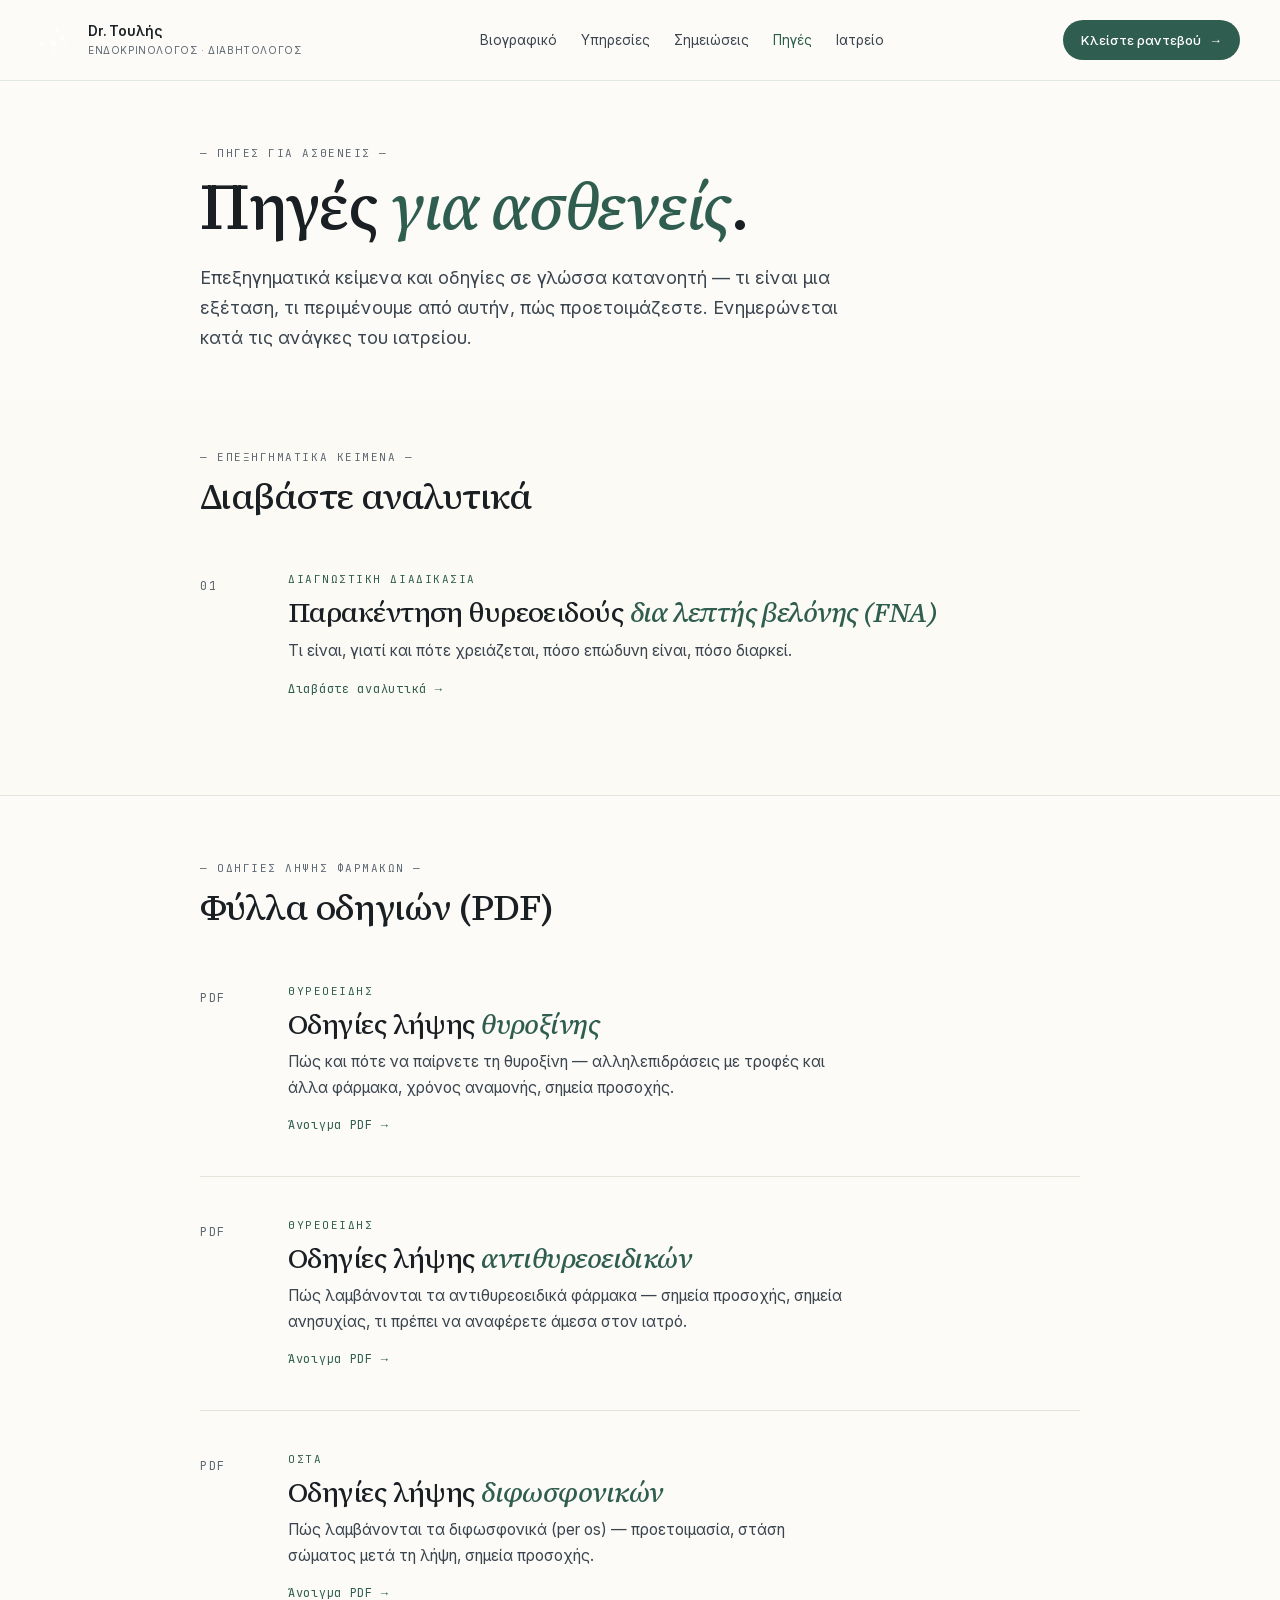
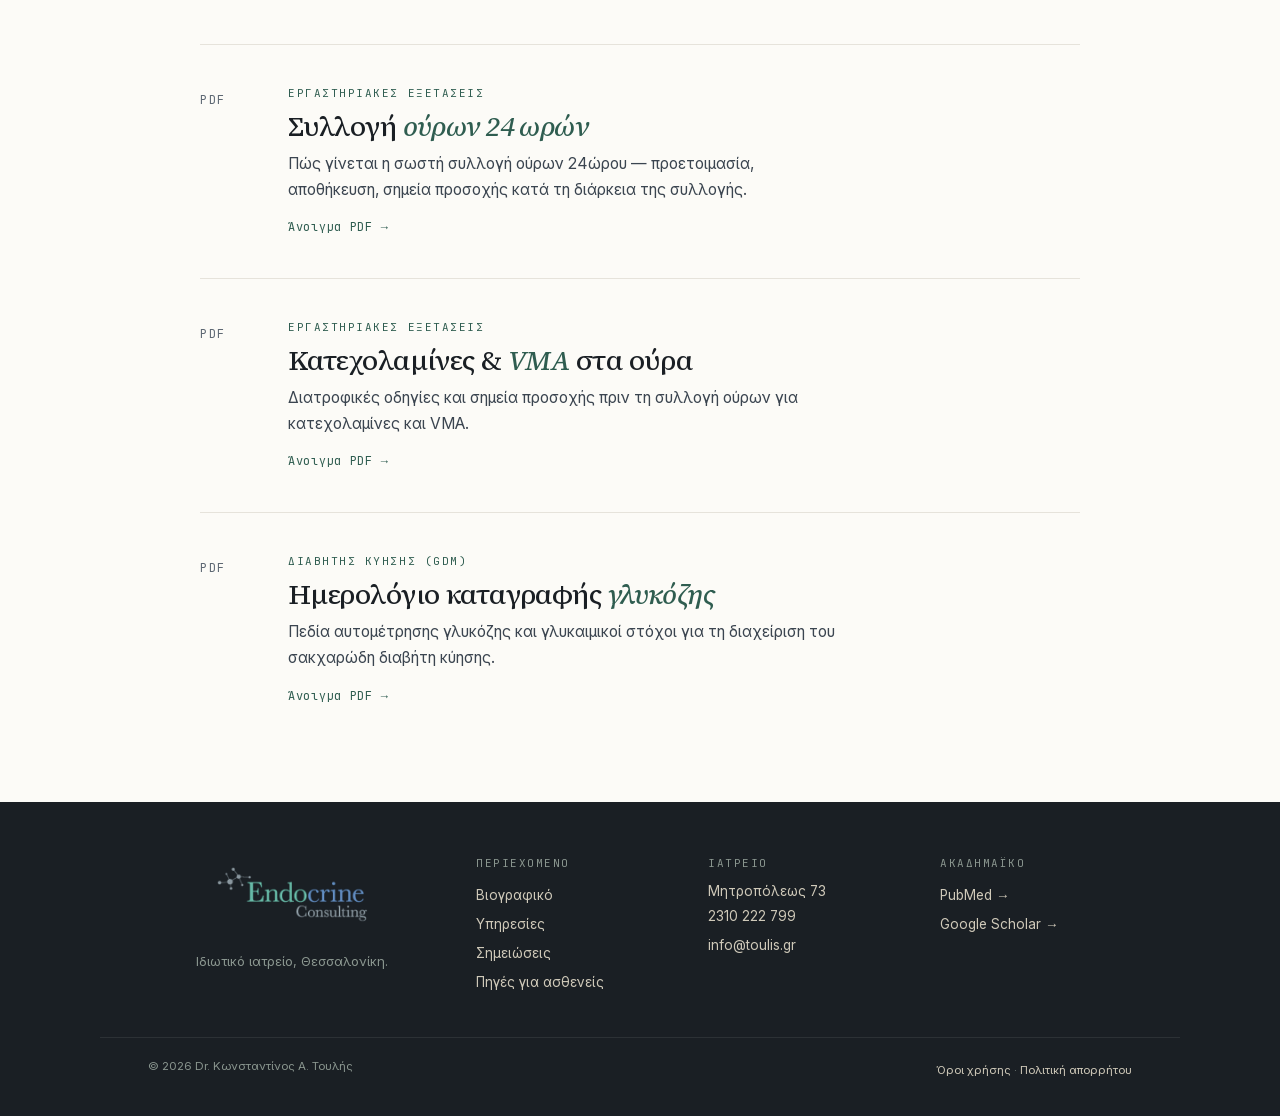
<file: resources/index.html>
<!doctype html>
<html lang="el">
<head>
  <meta charset="utf-8" />
  <meta name="viewport" content="width=device-width, initial-scale=1" />
  <meta name="google-site-verification" content="i_T2_HJzKB1rtnhogPII3BjfGcan-4gsO_Sw3jSdMsA" />
  <title>Πηγές για ασθενείς · Dr. Τουλής</title>
  <meta name="description" content="Επεξηγηματικά κείμενα και οδηγίες προετοιμασίας εξετάσεων για ασθενείς — παρακέντηση θυρεοειδούς, εξετάσεις, ημερολόγια καταγραφής." />
  <link rel="canonical" href="https://www.toulis.gr/resources/" />
  <link rel="alternate" hreflang="el" href="https://www.toulis.gr/resources/" />
  <meta property="og:type" content="website" />
  <meta property="og:locale" content="el_GR" />
  <meta property="og:title" content="Πηγές για ασθενείς · Dr. Τουλής" />
  <meta property="og:description" content="Επεξηγηματικά κείμενα και οδηγίες προετοιμασίας εξετάσεων για ασθενείς." />
  <meta property="og:url" content="https://www.toulis.gr/resources/" />
  <meta property="og:image" content="https://www.toulis.gr/assets/images/og-default.jpg" />
  <link rel="icon" href="/assets/images/favicon.ico" sizes="any" />
  <link rel="icon" type="image/png" sizes="32x32" href="/assets/images/toulis_favicon-32.png" />
  <link rel="apple-touch-icon" sizes="180x180" href="/assets/images/apple-touch-icon.png" />
  <link rel="preload" as="font" type="font/woff2" href="/assets/fonts/source-serif-4-500-greek.woff2" crossorigin />
  <link rel="preload" as="font" type="font/woff2" href="/assets/fonts/inter-400-greek.woff2" crossorigin />
  <link rel="stylesheet" href="/assets/css/fonts.min.css" />
  <link rel="stylesheet" href="/assets/css/tokens.min.css" />
  <link rel="stylesheet" href="/assets/css/globals.min.css" />
  <link rel="stylesheet" href="/assets/css/components.min.css" />
</head>
<body>
  <a href="#main" class="skip-link">Μετάβαση στο κύριο περιεχόμενο</a>

  <header class="site-header">
    <nav class="nav" aria-label="Κύρια πλοήγηση">
      <a href="/" class="nav__logo">
        <img src="/assets/images/toulis-atoms.svg" alt="" class="nav__logo-mark" width="36" height="36" />
        <span>Dr. Τουλής<small>Ενδοκρινολόγος · Διαβητολόγος</small></span>
      </a>
      <input type="checkbox" id="nav-toggle" class="nav__toggle" aria-label="Άνοιγμα μενού" />
      <label for="nav-toggle" class="nav__hamburger" aria-hidden="true">
        <span class="nav__hamburger-bar"></span>
        <span class="nav__hamburger-bar"></span>
        <span class="nav__hamburger-bar"></span>
      </label>
      <ul class="nav__links">
        <li><a href="/biography/">Βιογραφικό</a></li>
        <li><a href="/services/">Υπηρεσίες</a></li>
        <li><a href="/notes/">Σημειώσεις</a></li>
        <li><a href="/resources/" aria-current="page">Πηγές</a></li>
        <li><a href="/contact/">Ιατρείο</a></li>
      </ul>
      <a class="nav__cta" href="https://appointment-booking.pages.dev" target="_blank" rel="noopener">Κλείστε ραντεβού</a>
    </nav>
  </header>

  <main id="main">

    <!-- ===== Hero ===== -->
    <section class="resources-hero">
      <div class="resources-hero__inner">
        <p class="eyebrow">— Πηγές για ασθενείς —</p>
        <h1 class="serif resources-hero__title">
          Πηγές <em>για ασθενείς</em>.
        </h1>
        <p class="resources-hero__lede">
          Επεξηγηματικά κείμενα και οδηγίες σε γλώσσα κατανοητή —
          τι είναι μια εξέταση, τι περιμένουμε από αυτήν, πώς προετοιμάζεστε.
          Ενημερώνεται κατά τις ανάγκες του ιατρείου.
        </p>
      </div>
    </section>

    <!-- ===== Resources list ===== -->
    <section class="resources">
      <div class="resources__inner">
        <p class="eyebrow">— Επεξηγηματικά κείμενα —</p>
        <h2 class="serif resources__title">Διαβάστε αναλυτικά</h2>

        <ol class="resources-list">
          <li class="resources-card">
            <a class="resources-card__link" href="/resources/parakentisi-thyroeidous/">
              <span class="resources-card__num" aria-hidden="true">01</span>
              <div class="resources-card__body">
                <p class="resources-card__kicker">Διαγνωστική διαδικασία</p>
                <h3 class="resources-card__title serif">
                  Παρακέντηση θυρεοειδούς <em>δια λεπτής βελόνης (FNA)</em>
                </h3>
                <p class="resources-card__desc">
                  Τι είναι, γιατί και πότε χρειάζεται, πόσο επώδυνη είναι, πόσο διαρκεί.
                </p>
                <span class="resources-card__cta">Διαβάστε αναλυτικά →</span>
              </div>
            </a>
          </li>
        </ol>
      </div>
    </section>

    <!-- ===== Medication-instruction PDFs ===== -->
    <section class="resources resources--alt">
      <div class="resources__inner">
        <p class="eyebrow">— Οδηγίες λήψης φαρμάκων —</p>
        <h2 class="serif resources__title">Φύλλα οδηγιών (PDF)</h2>

        <ol class="resources-list">
          <li class="resources-card">
            <a class="resources-card__link" href="/assets/pdfs/odigies-thyroxinis.pdf" target="_blank" rel="noopener">
              <span class="resources-card__num" aria-hidden="true">PDF</span>
              <div class="resources-card__body">
                <p class="resources-card__kicker">Θυρεοειδής</p>
                <h3 class="resources-card__title serif">
                  Οδηγίες λήψης <em>θυροξίνης</em>
                </h3>
                <p class="resources-card__desc">
                  Πώς και πότε να παίρνετε τη θυροξίνη — αλληλεπιδράσεις με τροφές
                  και άλλα φάρμακα, χρόνος αναμονής, σημεία προσοχής.
                </p>
                <span class="resources-card__cta">Άνοιγμα PDF →</span>
              </div>
            </a>
          </li>
          <li class="resources-card">
            <a class="resources-card__link" href="/assets/pdfs/odigies-antithyreoidika.pdf" target="_blank" rel="noopener">
              <span class="resources-card__num" aria-hidden="true">PDF</span>
              <div class="resources-card__body">
                <p class="resources-card__kicker">Θυρεοειδής</p>
                <h3 class="resources-card__title serif">
                  Οδηγίες λήψης <em>αντιθυρεοειδικών</em>
                </h3>
                <p class="resources-card__desc">
                  Πώς λαμβάνονται τα αντιθυρεοειδικά φάρμακα — σημεία προσοχής,
                  σημεία ανησυχίας, τι πρέπει να αναφέρετε άμεσα στον ιατρό.
                </p>
                <span class="resources-card__cta">Άνοιγμα PDF →</span>
              </div>
            </a>
          </li>
          <li class="resources-card">
            <a class="resources-card__link" href="/assets/pdfs/odigies-difosfonika.pdf" target="_blank" rel="noopener">
              <span class="resources-card__num" aria-hidden="true">PDF</span>
              <div class="resources-card__body">
                <p class="resources-card__kicker">Οστά</p>
                <h3 class="resources-card__title serif">
                  Οδηγίες λήψης <em>διφωσφονικών</em>
                </h3>
                <p class="resources-card__desc">
                  Πώς λαμβάνονται τα διφωσφονικά (per os) — προετοιμασία, στάση
                  σώματος μετά τη λήψη, σημεία προσοχής.
                </p>
                <span class="resources-card__cta">Άνοιγμα PDF →</span>
              </div>
            </a>
          </li>
          <li class="resources-card">
            <a class="resources-card__link" href="/assets/pdfs/odigies-ourwn-24h.pdf" target="_blank" rel="noopener">
              <span class="resources-card__num" aria-hidden="true">PDF</span>
              <div class="resources-card__body">
                <p class="resources-card__kicker">Εργαστηριακές εξετάσεις</p>
                <h3 class="resources-card__title serif">
                  Συλλογή <em>ούρων 24 ωρών</em>
                </h3>
                <p class="resources-card__desc">
                  Πώς γίνεται η σωστή συλλογή ούρων 24ώρου — προετοιμασία,
                  αποθήκευση, σημεία προσοχής κατά τη διάρκεια της συλλογής.
                </p>
                <span class="resources-card__cta">Άνοιγμα PDF →</span>
              </div>
            </a>
          </li>
          <li class="resources-card">
            <a class="resources-card__link" href="/assets/pdfs/odigies-katecholamines-vma.pdf" target="_blank" rel="noopener">
              <span class="resources-card__num" aria-hidden="true">PDF</span>
              <div class="resources-card__body">
                <p class="resources-card__kicker">Εργαστηριακές εξετάσεις</p>
                <h3 class="resources-card__title serif">
                  Κατεχολαμίνες &amp; <em>VMA</em> στα ούρα
                </h3>
                <p class="resources-card__desc">
                  Διατροφικές οδηγίες και σημεία προσοχής πριν τη συλλογή
                  ούρων για κατεχολαμίνες και VMA.
                </p>
                <span class="resources-card__cta">Άνοιγμα PDF →</span>
              </div>
            </a>
          </li>
          <li class="resources-card">
            <a class="resources-card__link" href="/assets/pdfs/gdm-log.pdf" target="_blank" rel="noopener">
              <span class="resources-card__num" aria-hidden="true">PDF</span>
              <div class="resources-card__body">
                <p class="resources-card__kicker">Διαβήτης κύησης (GDM)</p>
                <h3 class="resources-card__title serif">
                  Ημερολόγιο καταγραφής <em>γλυκόζης</em>
                </h3>
                <p class="resources-card__desc">
                  Πεδία αυτομέτρησης γλυκόζης και γλυκαιμικοί στόχοι για
                  τη διαχείριση του σακχαρώδη διαβήτη κύησης.
                </p>
                <span class="resources-card__cta">Άνοιγμα PDF →</span>
              </div>
            </a>
          </li>
        </ol>
      </div>
    </section>

  </main>

  <footer class="site-footer">
    <div class="footer-grid">
      <div class="footer-brand-col">
        <!-- "Endocrine Consulting" lockup — site-wide footer brand identity
             for continuity with the previous site. Transparent PNG so the
             wordmark floats directly on the dark ink footer. -->
        <a href="/" class="footer-brand" aria-label="Dr. Κωνσταντίνος Α. Τουλής — Αρχική">
          <img src="/assets/images/logo-pill.png"
               alt=""
               class="footer-brand__img"
               width="359" height="144"
               loading="lazy" decoding="async" />
        </a>
        <p class="footer__tag">Ιδιωτικό ιατρείο, Θεσσαλονίκη.</p>
      </div>
      <nav aria-label="Περιεχόμενο">
        <h3>Περιεχόμενο</h3>
        <ul>
          <li><a href="/biography/">Βιογραφικό</a></li>
          <li><a href="/services/">Υπηρεσίες</a></li>
          <li><a href="/notes/">Σημειώσεις</a></li>
          <li><a href="/resources/">Πηγές για ασθενείς</a></li>
        </ul>
      </nav>
      <nav aria-label="Ιατρείο">
        <h3>Ιατρείο</h3>
        <ul>
          <li>Μητροπόλεως 73</li>
          <li><a href="tel:+302310222799">2310 222 799</a></li>
          <li><a href="mailto:info@toulis.gr">info@toulis.gr</a></li>
        </ul>
      </nav>
      <nav aria-label="Ακαδημαϊκό">
        <h3>Ακαδημαϊκό</h3>
        <ul>
          <li><a href="https://pubmed.ncbi.nlm.nih.gov/?term=toulis+k&amp;sort=pubdate" target="_blank" rel="noopener">PubMed →</a></li>
          <li><a href="https://scholar.google.com/citations?hl=en&amp;user=qf2jNAgAAAAJ&amp;view_op=list_works" target="_blank" rel="noopener">Google Scholar →</a></li>
        </ul>
      </nav>
    </div>
    <div class="footer-bar">
      <span>© 2026 Dr. Κωνσταντίνος Α. Τουλής</span>
      <span><a href="/legal/terms/">Όροι χρήσης</a> · <a href="/legal/privacy/">Πολιτική απορρήτου</a></span>
    </div>
  </footer>
</body>
</html>
</file>
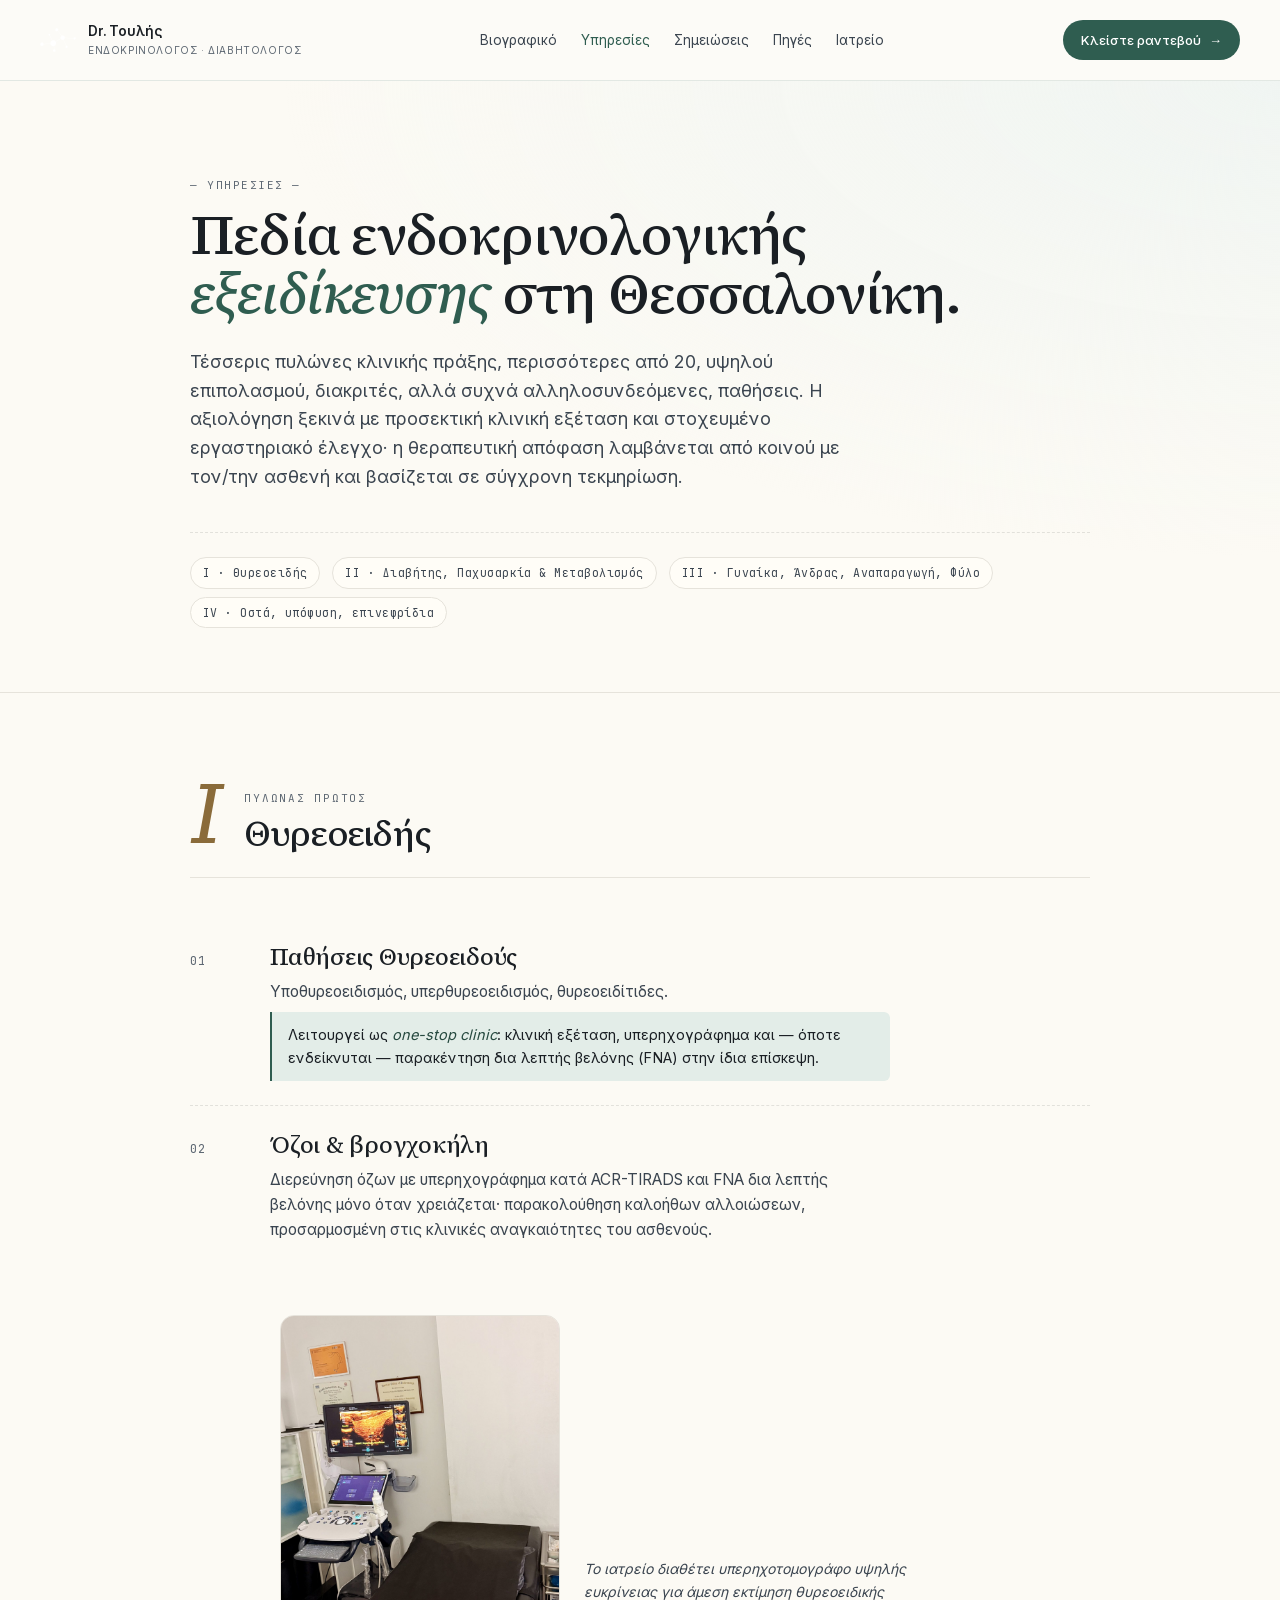
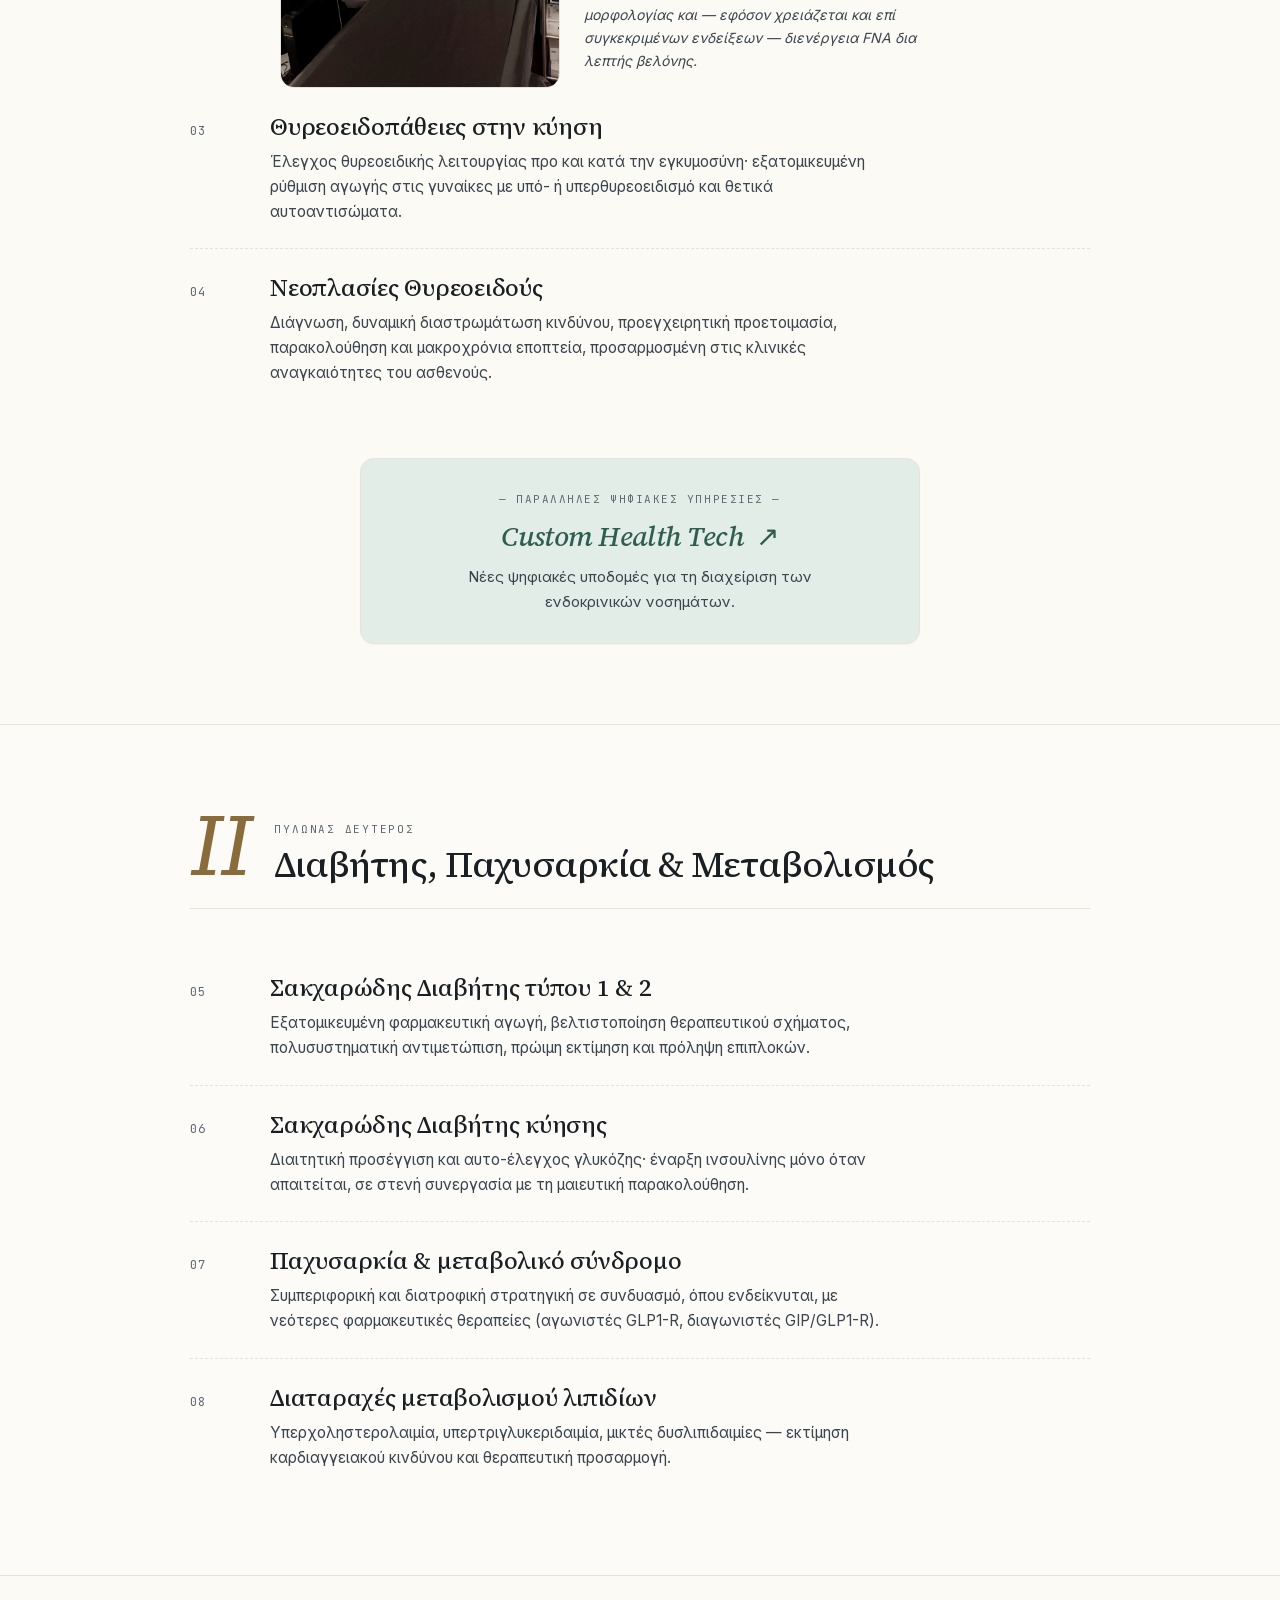
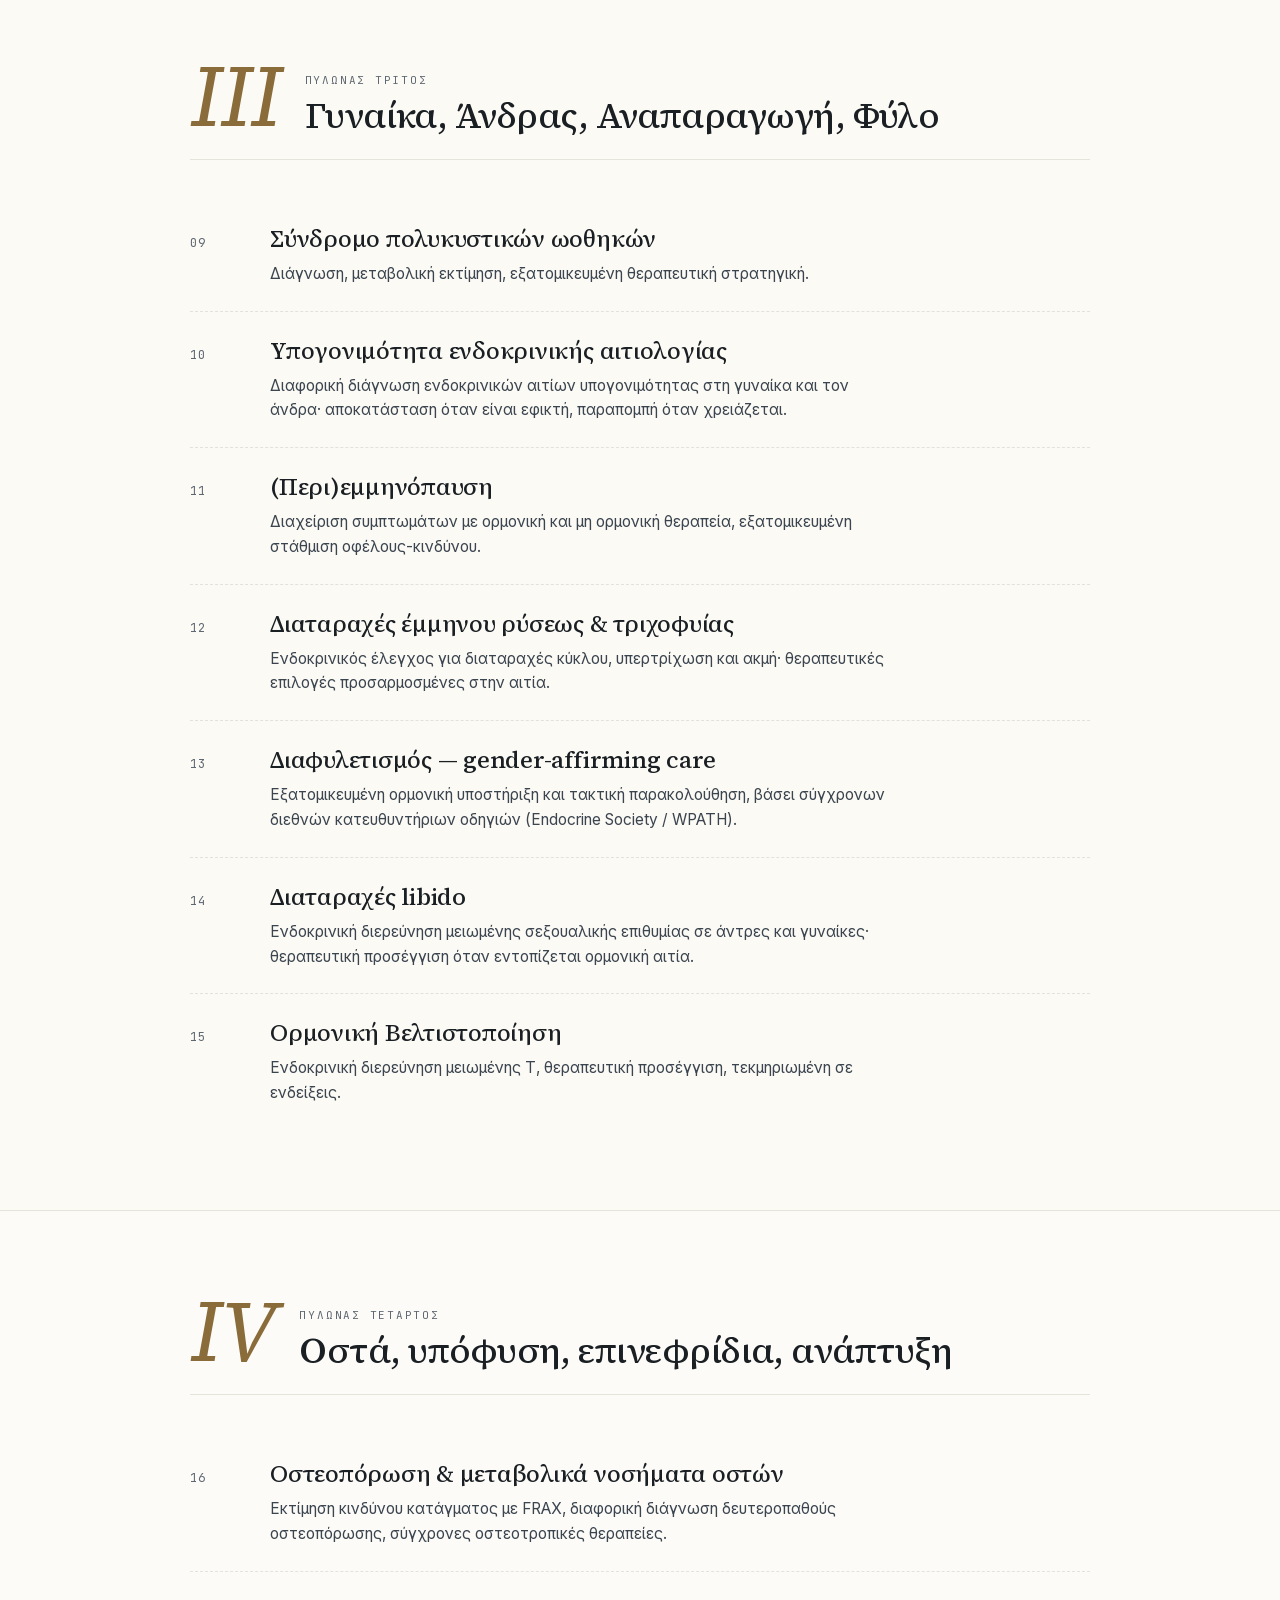
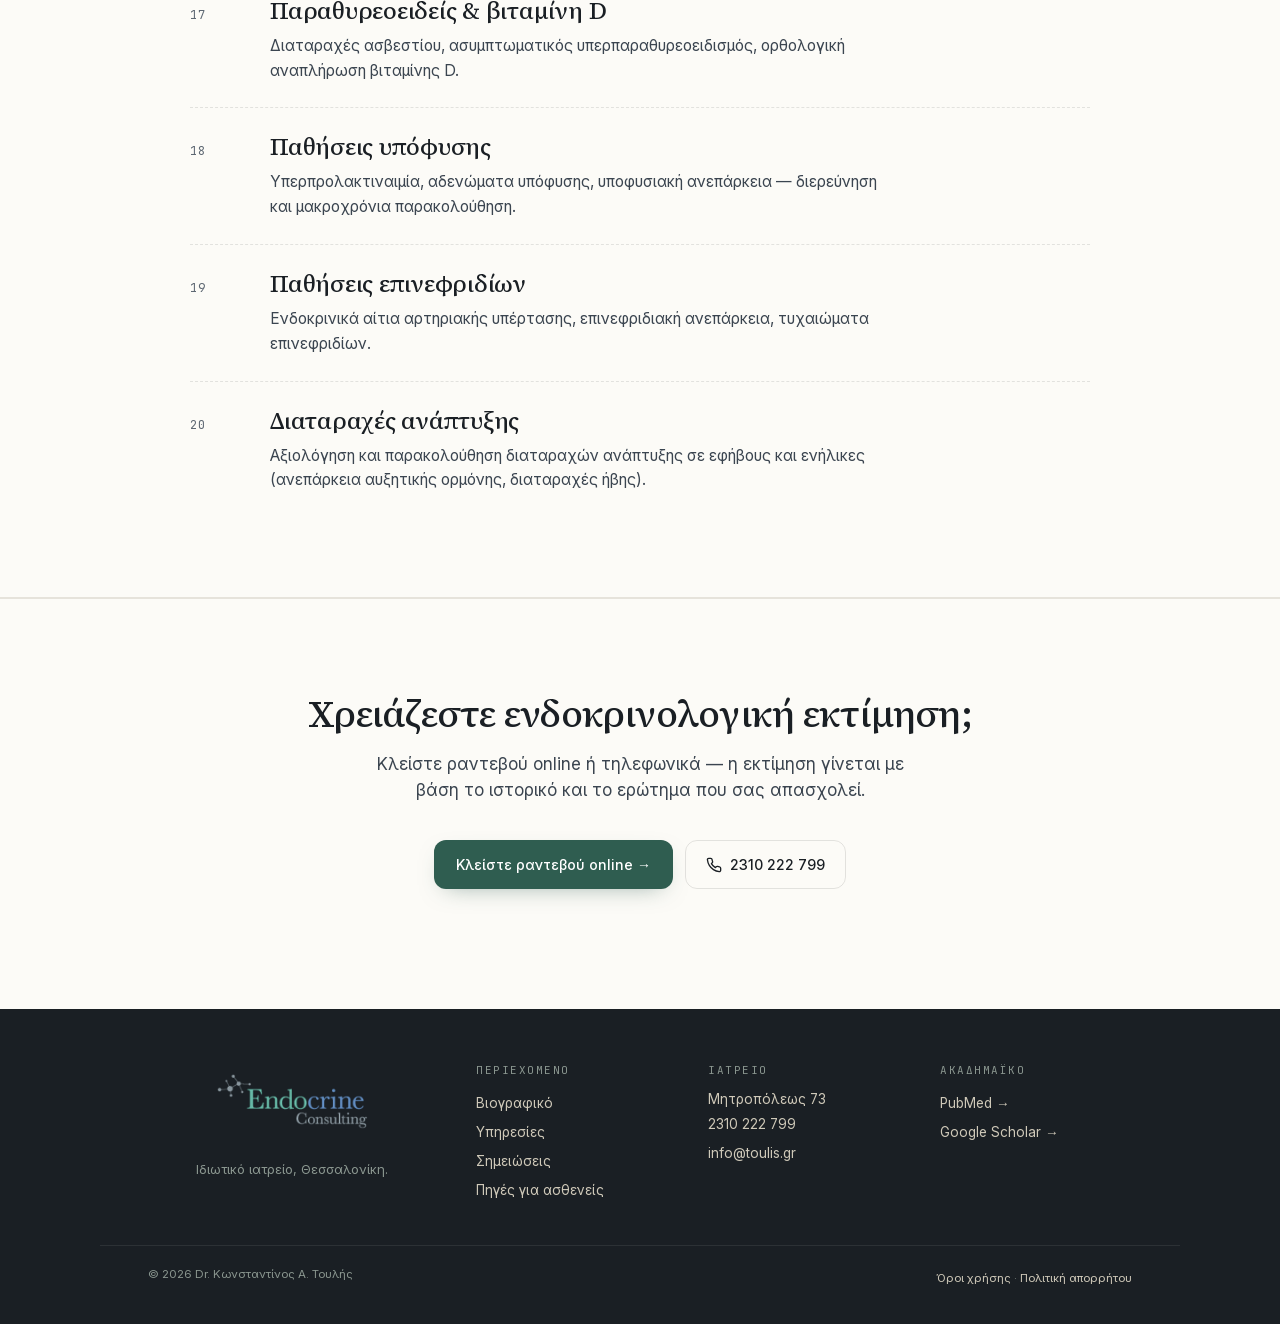
<file: services/index.html>
<!doctype html>
<html lang="el">
<head>
  <meta charset="utf-8" />
  <meta name="viewport" content="width=device-width, initial-scale=1" />
  <meta name="google-site-verification" content="i_T2_HJzKB1rtnhogPII3BjfGcan-4gsO_Sw3jSdMsA" />
  <title>Υπηρεσίες ενδοκρινολόγου στη Θεσσαλονίκη · Dr. Τουλής</title>
  <meta name="description" content="Πλήρης κατάλογος ενδοκρινολογικών υπηρεσιών — θυρεοειδής (one-stop U/S & FNA), σακχαρώδης διαβήτης, οστά, υπόφυση, επινεφρίδια, αναπαραγωγή και μεταβολισμός." />

  <link rel="canonical" href="https://www.toulis.gr/services/" />
  <link rel="alternate" hreflang="el" href="https://www.toulis.gr/services/" />

  <meta property="og:type" content="website" />
  <meta property="og:locale" content="el_GR" />
  <meta property="og:title" content="Υπηρεσίες · Dr. Τουλής" />
  <meta property="og:description" content="Πλήρης κατάλογος ενδοκρινολογικών υπηρεσιών — θυρεοειδής, διαβήτης, οστά, υπόφυση, αναπαραγωγή, μεταβολισμός." />
  <meta property="og:url" content="https://www.toulis.gr/services/" />
  <meta property="og:image" content="https://www.toulis.gr/assets/images/og-default.jpg" />

  <link rel="icon" href="/assets/images/favicon.ico" sizes="any" />
  <link rel="icon" type="image/png" sizes="32x32" href="/assets/images/toulis_favicon-32.png" />
  <link rel="apple-touch-icon" sizes="180x180" href="/assets/images/apple-touch-icon.png" />

  <link rel="preload" as="font" type="font/woff2" href="/assets/fonts/source-serif-4-500-greek.woff2" crossorigin />
  <link rel="preload" as="font" type="font/woff2" href="/assets/fonts/inter-400-greek.woff2" crossorigin />
  <link rel="stylesheet" href="/assets/css/fonts.min.css" />
  <link rel="stylesheet" href="/assets/css/tokens.min.css" />
  <link rel="stylesheet" href="/assets/css/globals.min.css" />
  <link rel="stylesheet" href="/assets/css/components.min.css" />
  <style>body { background: var(--bg-editor); }</style>
</head>
<body>
  <a href="#main" class="skip-link">Μετάβαση στο κύριο περιεχόμενο</a>

  <header class="site-header">
    <nav class="nav" aria-label="Κύρια πλοήγηση">
      <a href="/" class="nav__logo">
        <img src="/assets/images/toulis-atoms.svg" alt="" class="nav__logo-mark" width="36" height="36" />
        <span>Dr. Τουλής<small>Ενδοκρινολόγος · Διαβητολόγος</small></span>
      </a>
      <input type="checkbox" id="nav-toggle" class="nav__toggle" aria-label="Άνοιγμα μενού" />
      <label for="nav-toggle" class="nav__hamburger" aria-hidden="true">
        <span class="nav__hamburger-bar"></span>
        <span class="nav__hamburger-bar"></span>
        <span class="nav__hamburger-bar"></span>
      </label>
      <ul class="nav__links">
        <li><a href="/biography/">Βιογραφικό</a></li>
        <li><a href="/services/" aria-current="page">Υπηρεσίες</a></li>
        <li><a href="/notes/">Σημειώσεις</a></li>
        <li><a href="/resources/">Πηγές</a></li>
        <li><a href="/contact/">Ιατρείο</a></li>
      </ul>
      <a class="nav__cta" href="https://appointment-booking.pages.dev" target="_blank" rel="noopener">Κλείστε ραντεβού</a>
    </nav>
  </header>

  <main id="main">

    <!-- ─── Page hero ─── -->
    <section class="services-hero">
      <div class="services-hero__inner">
        <p class="eyebrow">— Υπηρεσίες —</p>
        <h1 class="serif services-hero__title">
          Πεδία ενδοκρινολογικής <em>εξειδίκευσης</em> στη Θεσσαλονίκη.
        </h1>
        <p class="services-hero__lede">
          Τέσσερις πυλώνες κλινικής πράξης, περισσότερες από 20, υψηλού επιπολασμού, διακριτές, αλλά συχνά αλληλοσυνδεόμενες, παθήσεις. Η αξιολόγηση ξεκινά με προσεκτική κλινική εξέταση και στοχευμένο εργαστηριακό έλεγχο· η θεραπευτική απόφαση λαμβάνεται από κοινού με τον/την ασθενή και βασίζεται σε σύγχρονη τεκμηρίωση.
        </p>

        <!-- Pillar quick-jump -->
        <nav class="services-jump" aria-label="Πυλώνες">
          <a href="#thyroid">I · Θυρεοειδής</a>
          <a href="#diabetes">II · Διαβήτης, Παχυσαρκία &amp; Μεταβολισμός</a>
          <a href="#reproductive">III · Γυναίκα, Άνδρας, Αναπαραγωγή, Φύλο</a>
          <a href="#bones-pituitary">IV · Οστά, υπόφυση, επινεφρίδια</a>
        </nav>
      </div>
    </section>

    <!-- ─── Pillar I · Thyroid ─── -->
    <section class="services-pillar" id="thyroid" aria-labelledby="pillar-i-h">
      <div class="services-pillar__inner">
        <header class="services-pillar__head">
          <p class="services-pillar__roman" aria-hidden="true">I</p>
          <div>
            <p class="services-pillar__label">Πυλώνας πρώτος</p>
            <h2 class="serif services-pillar__title" id="pillar-i-h">Θυρεοειδής</h2>
          </div>
        </header>

        <ol class="svc-list">
          <li class="svc-row svc-row--featured" id="svc-thyroid">
            <span class="svc-row__num" aria-hidden="true">01</span>
            <div class="svc-row__body">
              <p class="svc-row__title serif">Παθήσεις Θυρεοειδούς</p>
              <p class="svc-row__desc">
                Υποθυρεοειδισμός, υπερθυρεοειδισμός, θυρεοειδίτιδες.
                <strong class="svc-row__highlight">Λειτουργεί ως <em>one-stop clinic</em>: κλινική εξέταση, υπερηχογράφημα και — όποτε ενδείκνυται — παρακέντηση δια λεπτής βελόνης (FNA) στην ίδια επίσκεψη.</strong>
              </p>
            </div>
          </li>
          <li class="svc-row" id="svc-thyroid-nodules">
            <span class="svc-row__num" aria-hidden="true">02</span>
            <div class="svc-row__body">
              <p class="svc-row__title serif">Όζοι &amp; βρογχοκήλη</p>
              <p class="svc-row__desc">Διερεύνηση όζων με υπερηχογράφημα κατά ACR-TIRADS και FNA δια λεπτής βελόνης μόνο όταν χρειάζεται· παρακολούθηση καλοήθων αλλοιώσεων, προσαρμοσμένη στις κλινικές αναγκαιότητες του ασθενούς.</p>
            </div>
          </li>
        </ol>

        <!-- Visual proof of the one-stop clinic claim — ultrasound in operation.
             Sits between rows 02 and 03 so it lands directly under the
             "Όζοι & βρογχοκήλη" entry it illustrates. -->
        <figure class="svc-figure">
          <img src="/assets/images/clinic-ultrasound.jpg"
               alt="Υπερηχογράφημα θυρεοειδούς σε εξέλιξη στο ιατρείο — μηχάνημα Mindray, εξεταστική κλίνη, διπλώματα ειδίκευσης στον τοίχο."
               width="1600" height="2307"
               loading="lazy" decoding="async" />
          <figcaption class="svc-figure__cap">
            Το ιατρείο διαθέτει υπερηχοτομογράφο υψηλής ευκρίνειας για άμεση εκτίμηση θυρεοειδικής μορφολογίας και — εφόσον χρειάζεται και επί συγκεκριμένων ενδείξεων — διενέργεια FNA δια λεπτής βελόνης.
          </figcaption>
        </figure>

        <ol class="svc-list" start="3">
          <li class="svc-row" id="svc-thyroid-pregnancy">
            <span class="svc-row__num" aria-hidden="true">03</span>
            <div class="svc-row__body">
              <p class="svc-row__title serif">Θυρεοειδοπάθειες στην κύηση</p>
              <p class="svc-row__desc">Έλεγχος θυρεοειδικής λειτουργίας προ και κατά την εγκυμοσύνη· εξατομικευμένη ρύθμιση αγωγής στις γυναίκες με υπό- ή υπερθυρεοειδισμό και θετικά αυτοαντισώματα.</p>
            </div>
          </li>
          <li class="svc-row" id="svc-thyroid-cancer">
            <span class="svc-row__num" aria-hidden="true">04</span>
            <div class="svc-row__body">
              <p class="svc-row__title serif">Νεοπλασίες Θυρεοειδούς</p>
              <p class="svc-row__desc">Διάγνωση, δυναμική διαστρωμάτωση κινδύνου, προεγχειρητική προετοιμασία, παρακολούθηση και μακροχρόνια εποπτεία, προσαρμοσμένη στις κλινικές αναγκαιότητες του ασθενούς.</p>
            </div>
          </li>
        </ol>

        <!-- Custom Health Tech link — preserves the legacy section2 button.
             Points to a separate digital-health project (pyruvate-dev.gr)
             that builds tooling for continuous endocrine follow-up. -->
        <a class="svc-tech-link" href="https://pyruvate-dev.gr/" target="_blank" rel="noopener">
          <span class="svc-tech-link__eyebrow">— Παράλληλες ψηφιακές υπηρεσίες —</span>
          <span class="svc-tech-link__title serif">Custom Health Tech <span class="svc-tech-link__arrow" aria-hidden="true">↗</span></span>
          <span class="svc-tech-link__desc">Νέες ψηφιακές υποδομές για τη διαχείριση των ενδοκρινικών νοσημάτων.</span>
        </a>
      </div>
    </section>

    <!-- ─── Pillar II · Diabetes & Metabolism ─── -->
    <section class="services-pillar services-pillar--alt" id="diabetes" aria-labelledby="pillar-ii-h">
      <div class="services-pillar__inner">
        <header class="services-pillar__head">
          <p class="services-pillar__roman" aria-hidden="true">II</p>
          <div>
            <p class="services-pillar__label">Πυλώνας δεύτερος</p>
            <h2 class="serif services-pillar__title" id="pillar-ii-h">Διαβήτης, Παχυσαρκία &amp; Μεταβολισμός</h2>
          </div>
        </header>

        <ol class="svc-list" start="5">
          <li class="svc-row" id="svc-diabetes">
            <span class="svc-row__num" aria-hidden="true">05</span>
            <div class="svc-row__body">
              <p class="svc-row__title serif">Σακχαρώδης Διαβήτης τύπου 1 &amp; 2</p>
              <p class="svc-row__desc">Εξατομικευμένη φαρμακευτική αγωγή, βελτιστοποίηση θεραπευτικού σχήματος, πολυσυστηματική αντιμετώπιση, πρώιμη εκτίμηση και πρόληψη επιπλοκών.</p>
            </div>
          </li>
          <li class="svc-row" id="svc-gestational-diabetes">
            <span class="svc-row__num" aria-hidden="true">06</span>
            <div class="svc-row__body">
              <p class="svc-row__title serif">Σακχαρώδης Διαβήτης κύησης</p>
              <p class="svc-row__desc">Διαιτητική προσέγγιση και αυτο-έλεγχος γλυκόζης· έναρξη ινσουλίνης μόνο όταν απαιτείται, σε στενή συνεργασία με τη μαιευτική παρακολούθηση.</p>
            </div>
          </li>
          <li class="svc-row" id="svc-obesity">
            <span class="svc-row__num" aria-hidden="true">07</span>
            <div class="svc-row__body">
              <p class="svc-row__title serif">Παχυσαρκία &amp; μεταβολικό σύνδρομο</p>
              <p class="svc-row__desc">Συμπεριφορική και διατροφική στρατηγική σε συνδυασμό, όπου ενδείκνυται, με νεότερες φαρμακευτικές θεραπείες (αγωνιστές GLP1-R, διαγωνιστές GIP/GLP1-R).</p>
            </div>
          </li>
          <li class="svc-row" id="svc-lipids">
            <span class="svc-row__num" aria-hidden="true">08</span>
            <div class="svc-row__body">
              <p class="svc-row__title serif">Διαταραχές μεταβολισμού λιπιδίων</p>
              <p class="svc-row__desc">Υπερχοληστερολαιμία, υπερτριγλυκεριδαιμία, μικτές δυσλιπιδαιμίες — εκτίμηση καρδιαγγειακού κινδύνου και θεραπευτική προσαρμογή.</p>
            </div>
          </li>
        </ol>
      </div>
    </section>

    <!-- ─── Pillar III · Women, reproduction, gender ─── -->
    <section class="services-pillar" id="reproductive" aria-labelledby="pillar-iii-h">
      <div class="services-pillar__inner">
        <header class="services-pillar__head">
          <p class="services-pillar__roman" aria-hidden="true">III</p>
          <div>
            <p class="services-pillar__label">Πυλώνας τρίτος</p>
            <h2 class="serif services-pillar__title" id="pillar-iii-h">Γυναίκα, Άνδρας, Αναπαραγωγή, Φύλο</h2>
          </div>
        </header>

        <ol class="svc-list" start="9">
          <li class="svc-row" id="svc-pcos">
            <span class="svc-row__num" aria-hidden="true">09</span>
            <div class="svc-row__body">
              <p class="svc-row__title serif">Σύνδρομο πολυκυστικών ωοθηκών</p>
              <p class="svc-row__desc">Διάγνωση, μεταβολική εκτίμηση, εξατομικευμένη θεραπευτική στρατηγική.</p>
            </div>
          </li>
          <li class="svc-row" id="svc-infertility">
            <span class="svc-row__num" aria-hidden="true">10</span>
            <div class="svc-row__body">
              <p class="svc-row__title serif">Υπογονιμότητα ενδοκρινικής αιτιολογίας</p>
              <p class="svc-row__desc">Διαφορική διάγνωση ενδοκρινικών αιτίων υπογονιμότητας στη γυναίκα και τον άνδρα· αποκατάσταση όταν είναι εφικτή, παραπομπή όταν χρειάζεται.</p>
            </div>
          </li>
          <li class="svc-row" id="svc-menopause">
            <span class="svc-row__num" aria-hidden="true">11</span>
            <div class="svc-row__body">
              <p class="svc-row__title serif">(Περι)εμμηνόπαυση</p>
              <p class="svc-row__desc">Διαχείριση συμπτωμάτων με ορμονική και μη ορμονική θεραπεία, εξατομικευμένη στάθμιση οφέλους-κινδύνου.</p>
            </div>
          </li>
          <li class="svc-row" id="svc-menstrual-disorders">
            <span class="svc-row__num" aria-hidden="true">12</span>
            <div class="svc-row__body">
              <p class="svc-row__title serif">Διαταραχές έμμηνου ρύσεως &amp; τριχοφυίας</p>
              <p class="svc-row__desc">Ενδοκρινικός έλεγχος για διαταραχές κύκλου, υπερτρίχωση και ακμή· θεραπευτικές επιλογές προσαρμοσμένες στην αιτία.</p>
            </div>
          </li>
          <li class="svc-row" id="svc-gender-affirming-care">
            <span class="svc-row__num" aria-hidden="true">13</span>
            <div class="svc-row__body">
              <p class="svc-row__title serif">Διαφυλετισμός — gender-affirming care</p>
              <p class="svc-row__desc">Εξατομικευμένη ορμονική υποστήριξη και τακτική παρακολούθηση, βάσει σύγχρονων διεθνών κατευθυντήριων οδηγιών (Endocrine Society / WPATH).</p>
            </div>
          </li>
          <li class="svc-row" id="svc-libido">
            <span class="svc-row__num" aria-hidden="true">14</span>
            <div class="svc-row__body">
              <p class="svc-row__title serif">Διαταραχές libido</p>
              <p class="svc-row__desc">Ενδοκρινική διερεύνηση μειωμένης σεξουαλικής επιθυμίας σε άντρες και γυναίκες· θεραπευτική προσέγγιση όταν εντοπίζεται ορμονική αιτία.</p>
            </div>
          </li>
          <li class="svc-row" id="svc-hormonal-optimization">
            <span class="svc-row__num" aria-hidden="true">15</span>
            <div class="svc-row__body">
              <p class="svc-row__title serif">Ορμονική Βελτιστοποίηση</p>
              <p class="svc-row__desc">Ενδοκρινική διερεύνηση μειωμένης Τ, θεραπευτική προσέγγιση, τεκμηριωμένη σε ενδείξεις.</p>
            </div>
          </li>
        </ol>
      </div>
    </section>

    <!-- ─── Pillar IV · Bones, pituitary, adrenals, growth ─── -->
    <section class="services-pillar services-pillar--alt" id="bones-pituitary" aria-labelledby="pillar-iv-h">
      <div class="services-pillar__inner">
        <header class="services-pillar__head">
          <p class="services-pillar__roman" aria-hidden="true">IV</p>
          <div>
            <p class="services-pillar__label">Πυλώνας τέταρτος</p>
            <h2 class="serif services-pillar__title" id="pillar-iv-h">Οστά, υπόφυση, επινεφρίδια, ανάπτυξη</h2>
          </div>
        </header>

        <ol class="svc-list" start="16">
          <li class="svc-row" id="svc-osteoporosis">
            <span class="svc-row__num" aria-hidden="true">16</span>
            <div class="svc-row__body">
              <p class="svc-row__title serif">Οστεοπόρωση &amp; μεταβολικά νοσήματα οστών</p>
              <p class="svc-row__desc">Εκτίμηση κινδύνου κατάγματος με FRAX, διαφορική διάγνωση δευτεροπαθούς οστεοπόρωσης, σύγχρονες οστεοτροπικές θεραπείες.</p>
            </div>
          </li>
          <li class="svc-row" id="svc-parathyroid">
            <span class="svc-row__num" aria-hidden="true">17</span>
            <div class="svc-row__body">
              <p class="svc-row__title serif">Παραθυρεοειδείς &amp; βιταμίνη D</p>
              <p class="svc-row__desc">Διαταραχές ασβεστίου, ασυμπτωματικός υπερπαραθυρεοειδισμός, ορθολογική αναπλήρωση βιταμίνης D.</p>
            </div>
          </li>
          <li class="svc-row" id="svc-pituitary">
            <span class="svc-row__num" aria-hidden="true">18</span>
            <div class="svc-row__body">
              <p class="svc-row__title serif">Παθήσεις υπόφυσης</p>
              <p class="svc-row__desc">Υπερπρολακτιναιμία, αδενώματα υπόφυσης, υποφυσιακή ανεπάρκεια — διερεύνηση και μακροχρόνια παρακολούθηση.</p>
            </div>
          </li>
          <li class="svc-row" id="svc-adrenal">
            <span class="svc-row__num" aria-hidden="true">19</span>
            <div class="svc-row__body">
              <p class="svc-row__title serif">Παθήσεις επινεφριδίων</p>
              <p class="svc-row__desc">Ενδοκρινικά αίτια αρτηριακής υπέρτασης, επινεφριδιακή ανεπάρκεια, τυχαιώματα επινεφριδίων.</p>
            </div>
          </li>
          <li class="svc-row" id="svc-growth">
            <span class="svc-row__num" aria-hidden="true">20</span>
            <div class="svc-row__body">
              <p class="svc-row__title serif">Διαταραχές ανάπτυξης</p>
              <p class="svc-row__desc">Αξιολόγηση και παρακολούθηση διαταραχών ανάπτυξης σε εφήβους και ενήλικες (ανεπάρκεια αυξητικής ορμόνης, διαταραχές ήβης).</p>
            </div>
          </li>
        </ol>
      </div>
    </section>

    <!-- ─── CTA ─── -->
    <section class="bio-cta">
      <h2 class="serif bio-cta__title">Χρειάζεστε ενδοκρινολογική εκτίμηση;</h2>
      <p class="bio-cta__sub">
        Κλείστε ραντεβού online ή τηλεφωνικά — η εκτίμηση γίνεται με βάση το ιστορικό και το ερώτημα που σας απασχολεί.
      </p>
      <div class="bio-cta__actions">
        <a class="btn btn--primary" href="https://appointment-booking.pages.dev" target="_blank" rel="noopener">Κλείστε ραντεβού online →</a>
        <a class="btn btn--ghost" href="tel:+302310222799">
          <svg class="bio-cta__icon" aria-hidden="true" width="16" height="16" viewBox="0 0 24 24" fill="none" stroke="currentColor" stroke-width="2" stroke-linecap="round" stroke-linejoin="round"><path d="M22 16.92v3a2 2 0 0 1-2.18 2 19.79 19.79 0 0 1-8.63-3.07 19.5 19.5 0 0 1-6-6 19.79 19.79 0 0 1-3.07-8.67A2 2 0 0 1 4.11 2h3a2 2 0 0 1 2 1.72c.13.96.37 1.9.72 2.81a2 2 0 0 1-.45 2.11L8.09 9.91a16 16 0 0 0 6 6l1.27-1.27a2 2 0 0 1 2.11-.45c.91.35 1.85.59 2.81.72A2 2 0 0 1 22 16.92z"/></svg>
          2310 222 799
        </a>
      </div>
    </section>

  </main>

  <footer class="site-footer">
    <div class="footer-grid">
      <div class="footer-brand-col">
        <!-- "Endocrine Consulting" lockup — site-wide footer brand identity
             for continuity with the previous site. Transparent PNG so the
             wordmark floats directly on the dark ink footer. -->
        <a href="/" class="footer-brand" aria-label="Dr. Κωνσταντίνος Α. Τουλής — Αρχική">
          <img src="/assets/images/logo-pill.png"
               alt=""
               class="footer-brand__img"
               width="359" height="144"
               loading="lazy" decoding="async" />
        </a>
        <p class="footer__tag">Ιδιωτικό ιατρείο, Θεσσαλονίκη.</p>
      </div>
      <nav aria-label="Περιεχόμενο">
        <h3>Περιεχόμενο</h3>
        <ul>
          <li><a href="/biography/">Βιογραφικό</a></li>
          <li><a href="/services/">Υπηρεσίες</a></li>
          <li><a href="/notes/">Σημειώσεις</a></li>
          <li><a href="/resources/">Πηγές για ασθενείς</a></li>
        </ul>
      </nav>
      <nav aria-label="Ιατρείο">
        <h3>Ιατρείο</h3>
        <ul>
          <li>Μητροπόλεως 73</li>
          <li><a href="tel:+302310222799">2310 222 799</a></li>
          <li><a href="mailto:info@toulis.gr">info@toulis.gr</a></li>
        </ul>
      </nav>
      <nav aria-label="Ακαδημαϊκό">
        <h3>Ακαδημαϊκό</h3>
        <ul>
          <li><a href="https://pubmed.ncbi.nlm.nih.gov/?term=toulis+k&amp;sort=pubdate" target="_blank" rel="noopener">PubMed →</a></li>
          <li><a href="https://scholar.google.com/citations?hl=en&amp;user=qf2jNAgAAAAJ&amp;view_op=list_works" target="_blank" rel="noopener">Google Scholar →</a></li>
        </ul>
      </nav>
    </div>
    <div class="footer-bar">
      <span>© 2026 Dr. Κωνσταντίνος Α. Τουλής</span>
      <span><a href="/legal/terms/">Όροι χρήσης</a> · <a href="/legal/privacy/">Πολιτική απορρήτου</a></span>
    </div>
  </footer>
</body>
</html>
</file>
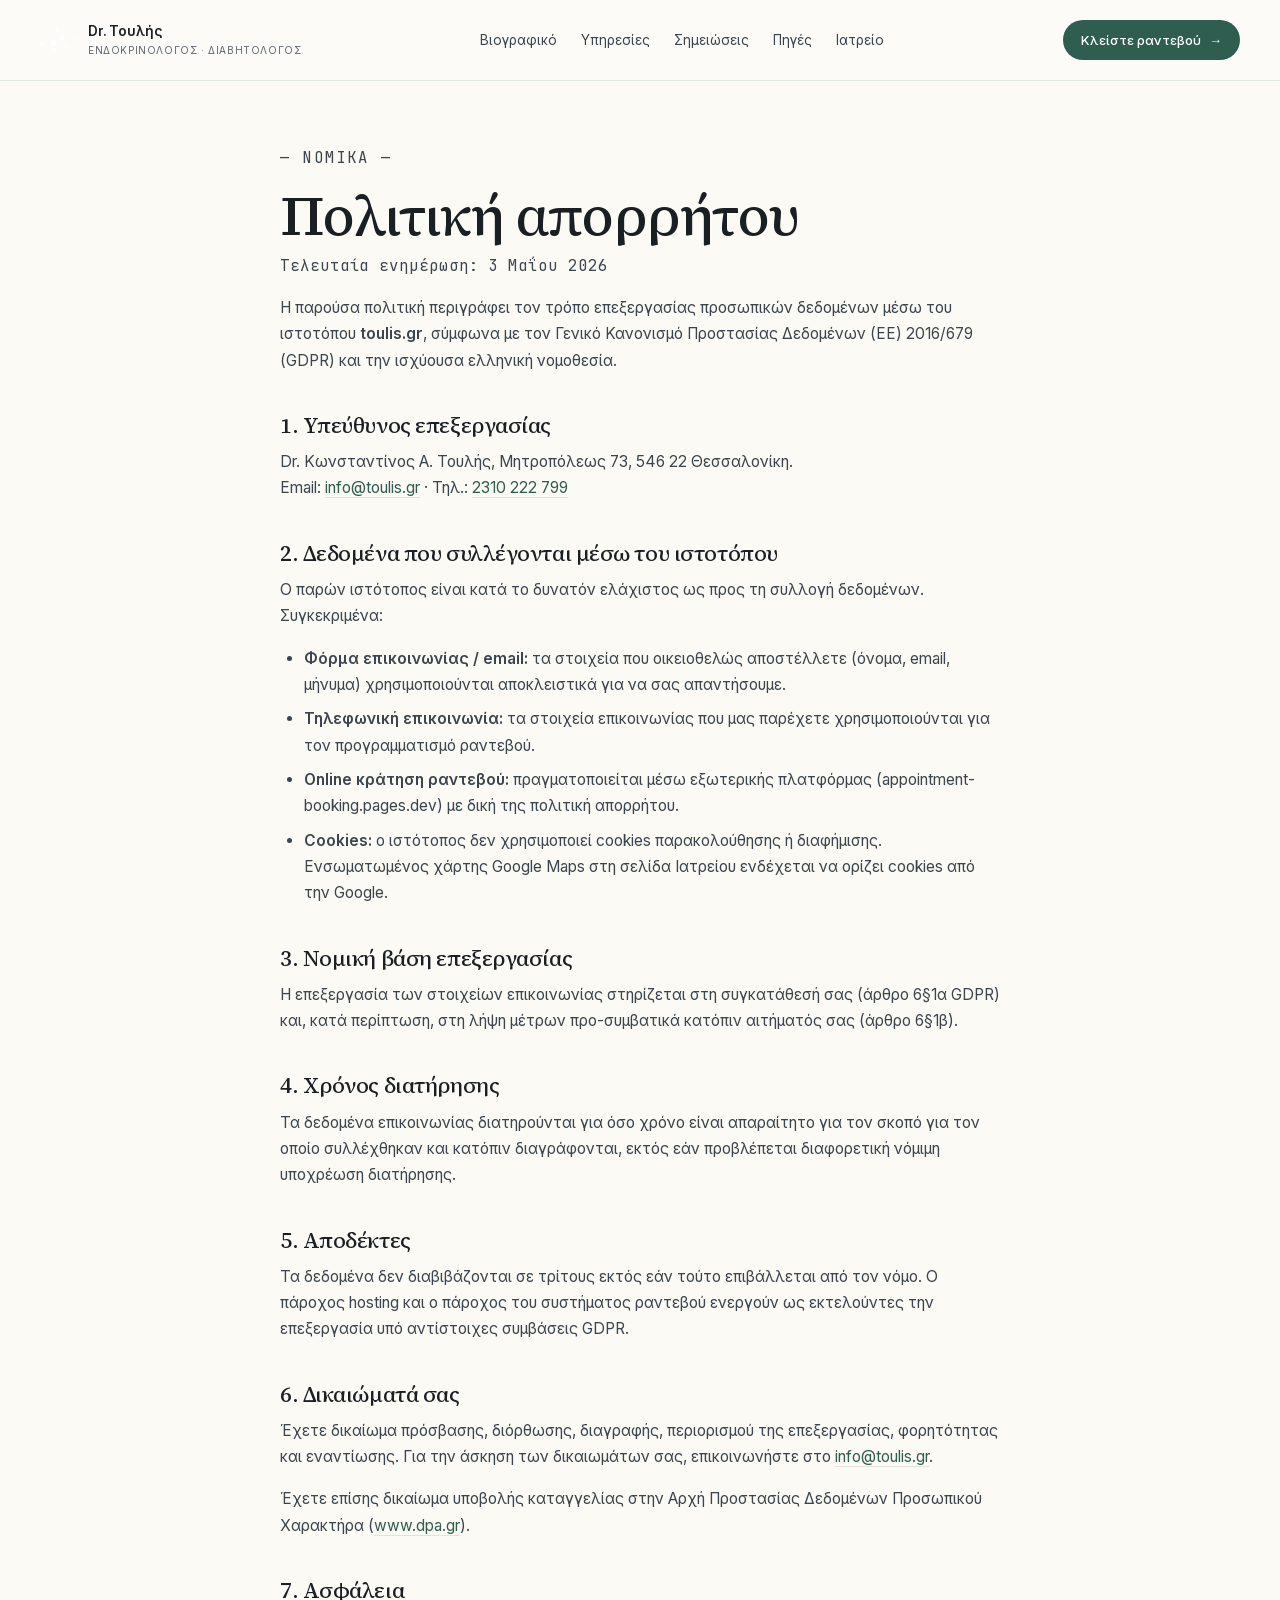
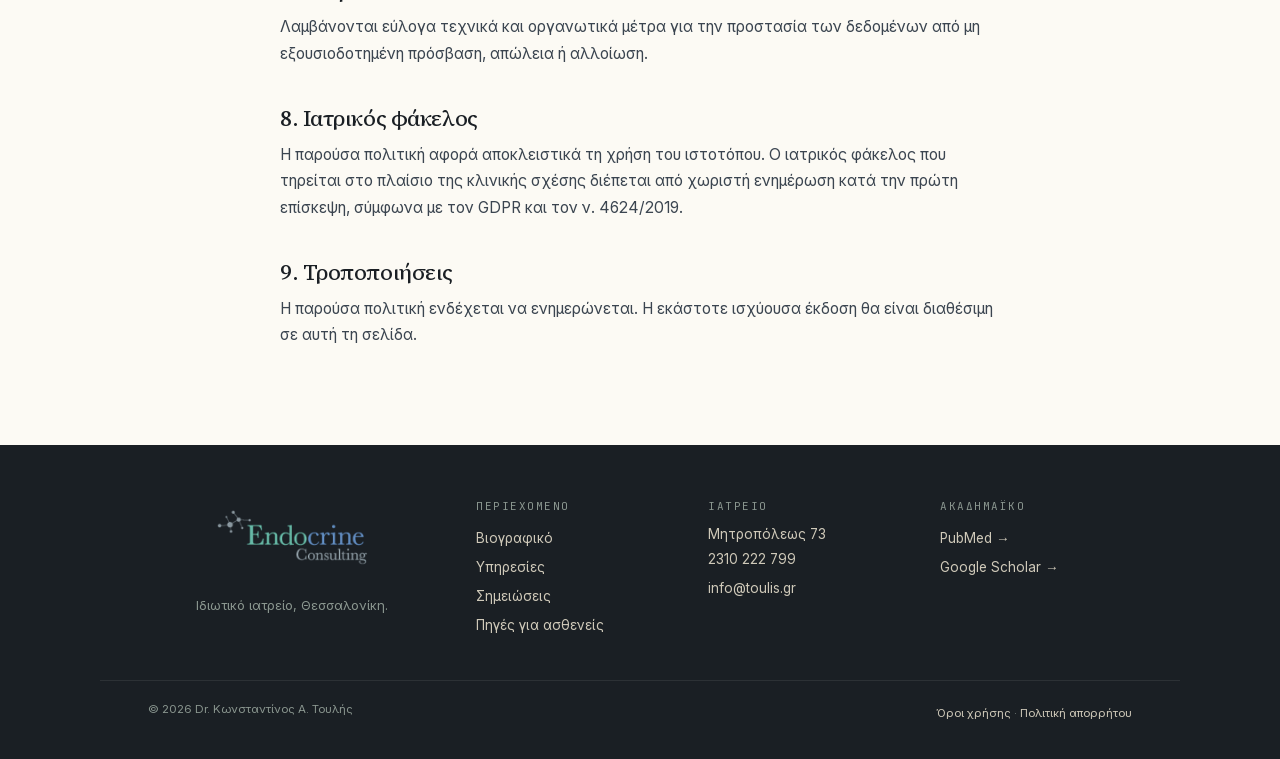
<file: legal/privacy/index.html>
<!doctype html>
<html lang="el">
<head>
  <meta charset="utf-8" />
  <meta name="viewport" content="width=device-width, initial-scale=1" />
  <meta name="google-site-verification" content="i_T2_HJzKB1rtnhogPII3BjfGcan-4gsO_Sw3jSdMsA" />
  <title>Πολιτική απορρήτου · Dr. Τουλής</title>
  <meta name="description" content="Πολιτική απορρήτου του ιστοτόπου toulis.gr — επεξεργασία δεδομένων σύμφωνα με τον GDPR." />
  <meta name="robots" content="noindex,follow" />
  <link rel="canonical" href="https://www.toulis.gr/legal/privacy/" />
  <link rel="alternate" hreflang="el" href="https://www.toulis.gr/legal/privacy/" />
  <meta property="og:type" content="website" />
  <meta property="og:locale" content="el_GR" />
  <meta property="og:title" content="Πολιτική απορρήτου · Dr. Τουλής" />
  <meta property="og:description" content="Πολιτική απορρήτου του ιστοτόπου toulis.gr — επεξεργασία δεδομένων σύμφωνα με τον GDPR." />
  <meta property="og:url" content="https://www.toulis.gr/legal/privacy/" />
  <meta property="og:image" content="https://www.toulis.gr/assets/images/og-default.jpg" />
  <link rel="icon" href="/assets/images/favicon.ico" sizes="any" />
  <link rel="icon" type="image/png" sizes="32x32" href="/assets/images/toulis_favicon-32.png" />
  <link rel="apple-touch-icon" sizes="180x180" href="/assets/images/apple-touch-icon.png" />
  <link rel="preload" as="font" type="font/woff2" href="/assets/fonts/source-serif-4-500-greek.woff2" crossorigin />
  <link rel="preload" as="font" type="font/woff2" href="/assets/fonts/inter-400-greek.woff2" crossorigin />
  <link rel="stylesheet" href="/assets/css/fonts.min.css" />
  <link rel="stylesheet" href="/assets/css/tokens.min.css" />
  <link rel="stylesheet" href="/assets/css/globals.min.css" />
  <link rel="stylesheet" href="/assets/css/components.min.css" />
</head>
<body>
  <a href="#main" class="skip-link">Μετάβαση στο κύριο περιεχόμενο</a>

  <header class="site-header">
    <nav class="nav" aria-label="Κύρια πλοήγηση">
      <a href="/" class="nav__logo">
        <img src="/assets/images/toulis-atoms.svg" alt="" class="nav__logo-mark" width="36" height="36" />
        <span>Dr. Τουλής<small>Ενδοκρινολόγος · Διαβητολόγος</small></span>
      </a>
      <input type="checkbox" id="nav-toggle" class="nav__toggle" aria-label="Άνοιγμα μενού" />
      <label for="nav-toggle" class="nav__hamburger" aria-hidden="true">
        <span class="nav__hamburger-bar"></span>
        <span class="nav__hamburger-bar"></span>
        <span class="nav__hamburger-bar"></span>
      </label>
      <ul class="nav__links">
        <li><a href="/biography/">Βιογραφικό</a></li>
        <li><a href="/services/">Υπηρεσίες</a></li>
        <li><a href="/notes/">Σημειώσεις</a></li>
        <li><a href="/resources/">Πηγές</a></li>
        <li><a href="/contact/">Ιατρείο</a></li>
      </ul>
      <a class="nav__cta" href="https://appointment-booking.pages.dev" target="_blank" rel="noopener">Κλείστε ραντεβού</a>
    </nav>
  </header>

  <main id="main">
    <section class="legal">
      <div class="legal__inner">
        <p class="eyebrow">— Νομικά —</p>
        <h1 class="serif legal__title">Πολιτική απορρήτου</h1>
        <p class="legal__updated">Τελευταία ενημέρωση: <time datetime="2026-05-03">3 Μαΐου 2026</time></p>

        <p class="legal__lede">
          Η παρούσα πολιτική περιγράφει τον τρόπο επεξεργασίας προσωπικών δεδομένων μέσω του ιστοτόπου <strong>toulis.gr</strong>, σύμφωνα με τον Γενικό Κανονισμό Προστασίας Δεδομένων (ΕΕ) 2016/679 (GDPR) και την ισχύουσα ελληνική νομοθεσία.
        </p>

        <h2 class="serif">1. Υπεύθυνος επεξεργασίας</h2>
        <p>
          Dr. Κωνσταντίνος Α. Τουλής, Μητροπόλεως 73, 546 22 Θεσσαλονίκη.<br />
          Email: <a href="mailto:info@toulis.gr">info@toulis.gr</a> · Τηλ.: <a href="tel:+302310222799">2310 222 799</a>
        </p>

        <h2 class="serif">2. Δεδομένα που συλλέγονται μέσω του ιστοτόπου</h2>
        <p>
          Ο παρών ιστότοπος είναι κατά το δυνατόν ελάχιστος ως προς τη συλλογή δεδομένων. Συγκεκριμένα:
        </p>
        <ul>
          <li><strong>Φόρμα επικοινωνίας / email:</strong> τα στοιχεία που οικειοθελώς αποστέλλετε (όνομα, email, μήνυμα) χρησιμοποιούνται αποκλειστικά για να σας απαντήσουμε.</li>
          <li><strong>Τηλεφωνική επικοινωνία:</strong> τα στοιχεία επικοινωνίας που μας παρέχετε χρησιμοποιούνται για τον προγραμματισμό ραντεβού.</li>
          <li><strong>Online κράτηση ραντεβού:</strong> πραγματοποιείται μέσω εξωτερικής πλατφόρμας (appointment-booking.pages.dev) με δική της πολιτική απορρήτου.</li>
          <li><strong>Cookies:</strong> ο ιστότοπος δεν χρησιμοποιεί cookies παρακολούθησης ή διαφήμισης. Ενσωματωμένος χάρτης Google Maps στη σελίδα Ιατρείου ενδέχεται να ορίζει cookies από την Google.</li>
        </ul>

        <h2 class="serif">3. Νομική βάση επεξεργασίας</h2>
        <p>
          Η επεξεργασία των στοιχείων επικοινωνίας στηρίζεται στη συγκατάθεσή σας (άρθρο 6§1α GDPR) και, κατά περίπτωση, στη λήψη μέτρων προ-συμβατικά κατόπιν αιτήματός σας (άρθρο 6§1β).
        </p>

        <h2 class="serif">4. Χρόνος διατήρησης</h2>
        <p>
          Τα δεδομένα επικοινωνίας διατηρούνται για όσο χρόνο είναι απαραίτητο για τον σκοπό για τον οποίο συλλέχθηκαν και κατόπιν διαγράφονται, εκτός εάν προβλέπεται διαφορετική νόμιμη υποχρέωση διατήρησης.
        </p>

        <h2 class="serif">5. Αποδέκτες</h2>
        <p>
          Τα δεδομένα δεν διαβιβάζονται σε τρίτους εκτός εάν τούτο επιβάλλεται από τον νόμο. Ο πάροχος hosting και ο πάροχος του συστήματος ραντεβού ενεργούν ως εκτελούντες την επεξεργασία υπό αντίστοιχες συμβάσεις GDPR.
        </p>

        <h2 class="serif">6. Δικαιώματά σας</h2>
        <p>
          Έχετε δικαίωμα πρόσβασης, διόρθωσης, διαγραφής, περιορισμού της επεξεργασίας, φορητότητας και εναντίωσης. Για την άσκηση των δικαιωμάτων σας, επικοινωνήστε στο <a href="mailto:info@toulis.gr">info@toulis.gr</a>.
        </p>
        <p>
          Έχετε επίσης δικαίωμα υποβολής καταγγελίας στην Αρχή Προστασίας Δεδομένων Προσωπικού Χαρακτήρα (<a href="https://www.dpa.gr/" target="_blank" rel="noopener">www.dpa.gr</a>).
        </p>

        <h2 class="serif">7. Ασφάλεια</h2>
        <p>
          Λαμβάνονται εύλογα τεχνικά και οργανωτικά μέτρα για την προστασία των δεδομένων από μη εξουσιοδοτημένη πρόσβαση, απώλεια ή αλλοίωση.
        </p>

        <h2 class="serif">8. Ιατρικός φάκελος</h2>
        <p>
          Η παρούσα πολιτική αφορά αποκλειστικά τη χρήση του ιστοτόπου. Ο ιατρικός φάκελος που τηρείται στο πλαίσιο της κλινικής σχέσης διέπεται από χωριστή ενημέρωση κατά την πρώτη επίσκεψη, σύμφωνα με τον GDPR και τον ν. 4624/2019.
        </p>

        <h2 class="serif">9. Τροποποιήσεις</h2>
        <p>
          Η παρούσα πολιτική ενδέχεται να ενημερώνεται. Η εκάστοτε ισχύουσα έκδοση θα είναι διαθέσιμη σε αυτή τη σελίδα.
        </p>
      </div>
    </section>
  </main>

  <footer class="site-footer">
    <div class="footer-grid">
      <div class="footer-brand-col">
        <!-- "Endocrine Consulting" lockup — site-wide footer brand identity
             for continuity with the previous site. Transparent PNG so the
             wordmark floats directly on the dark ink footer. -->
        <a href="/" class="footer-brand" aria-label="Dr. Κωνσταντίνος Α. Τουλής — Αρχική">
          <img src="/assets/images/logo-pill.png"
               alt=""
               class="footer-brand__img"
               width="359" height="144"
               loading="lazy" decoding="async" />
        </a>
        <p class="footer__tag">Ιδιωτικό ιατρείο, Θεσσαλονίκη.</p>
      </div>
      <nav aria-label="Περιεχόμενο">
        <h3>Περιεχόμενο</h3>
        <ul>
          <li><a href="/biography/">Βιογραφικό</a></li>
          <li><a href="/services/">Υπηρεσίες</a></li>
          <li><a href="/notes/">Σημειώσεις</a></li>
          <li><a href="/resources/">Πηγές για ασθενείς</a></li>
        </ul>
      </nav>
      <nav aria-label="Ιατρείο">
        <h3>Ιατρείο</h3>
        <ul>
          <li>Μητροπόλεως 73</li>
          <li><a href="tel:+302310222799">2310 222 799</a></li>
          <li><a href="mailto:info@toulis.gr">info@toulis.gr</a></li>
        </ul>
      </nav>
      <nav aria-label="Ακαδημαϊκό">
        <h3>Ακαδημαϊκό</h3>
        <ul>
          <li><a href="https://pubmed.ncbi.nlm.nih.gov/?term=toulis+k&amp;sort=pubdate" target="_blank" rel="noopener">PubMed →</a></li>
          <li><a href="https://scholar.google.com/citations?hl=en&amp;user=qf2jNAgAAAAJ&amp;view_op=list_works" target="_blank" rel="noopener">Google Scholar →</a></li>
        </ul>
      </nav>
    </div>
    <div class="footer-bar">
      <span>© 2026 Dr. Κωνσταντίνος Α. Τουλής</span>
      <span><a href="/legal/terms/">Όροι χρήσης</a> · <a href="/legal/privacy/">Πολιτική απορρήτου</a></span>
    </div>
  </footer>
</body>
</html>
</file>
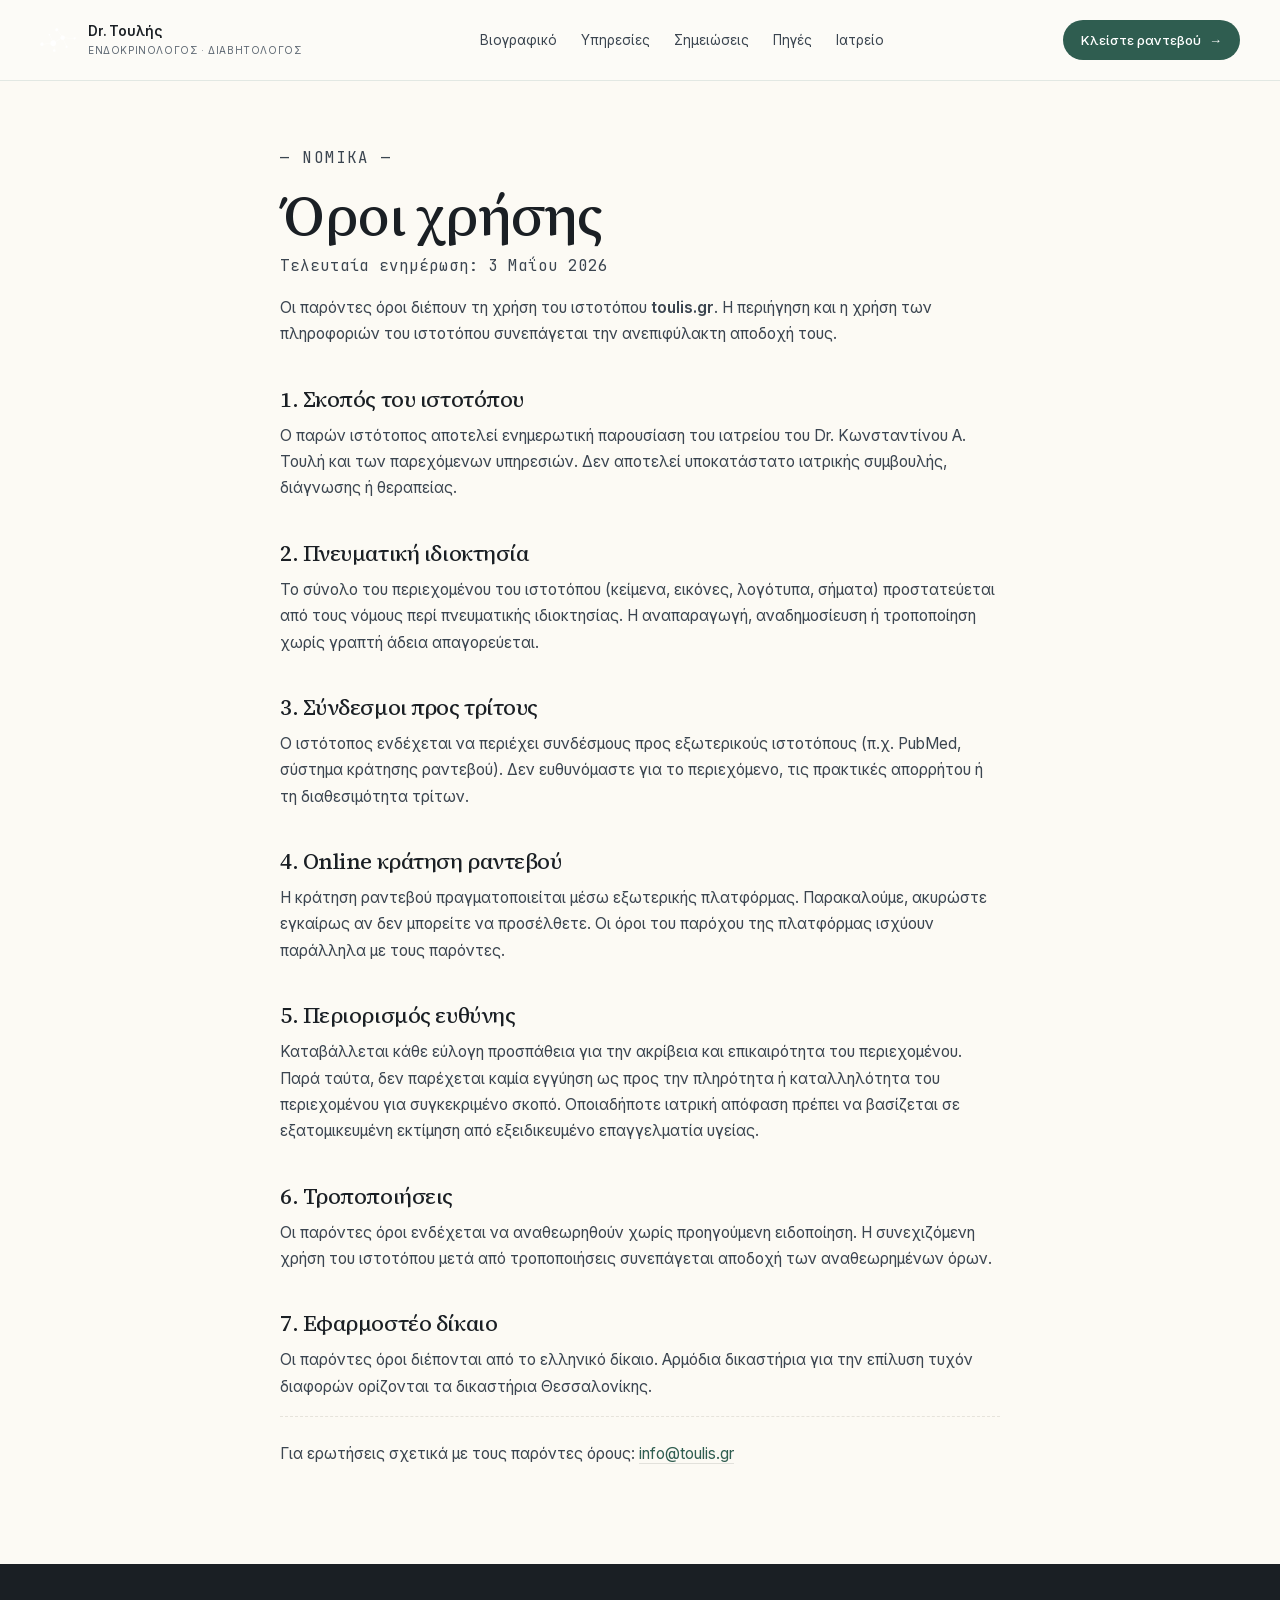
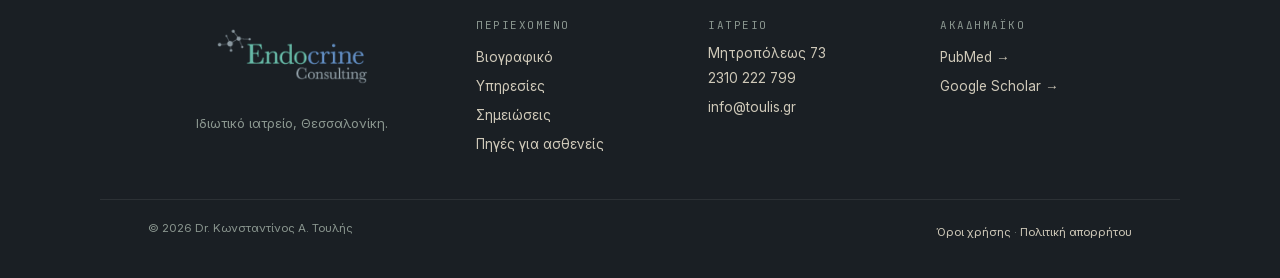
<file: legal/terms/index.html>
<!doctype html>
<html lang="el">
<head>
  <meta charset="utf-8" />
  <meta name="viewport" content="width=device-width, initial-scale=1" />
  <meta name="google-site-verification" content="i_T2_HJzKB1rtnhogPII3BjfGcan-4gsO_Sw3jSdMsA" />
  <title>Όροι χρήσης · Dr. Τουλής</title>
  <meta name="description" content="Όροι χρήσης του ιστοτόπου toulis.gr." />
  <meta name="robots" content="noindex,follow" />
  <link rel="canonical" href="https://www.toulis.gr/legal/terms/" />
  <link rel="alternate" hreflang="el" href="https://www.toulis.gr/legal/terms/" />
  <meta property="og:type" content="website" />
  <meta property="og:locale" content="el_GR" />
  <meta property="og:title" content="Όροι χρήσης · Dr. Τουλής" />
  <meta property="og:description" content="Όροι χρήσης του ιστοτόπου toulis.gr." />
  <meta property="og:url" content="https://www.toulis.gr/legal/terms/" />
  <meta property="og:image" content="https://www.toulis.gr/assets/images/og-default.jpg" />
  <link rel="icon" href="/assets/images/favicon.ico" sizes="any" />
  <link rel="icon" type="image/png" sizes="32x32" href="/assets/images/toulis_favicon-32.png" />
  <link rel="apple-touch-icon" sizes="180x180" href="/assets/images/apple-touch-icon.png" />
  <link rel="preload" as="font" type="font/woff2" href="/assets/fonts/source-serif-4-500-greek.woff2" crossorigin />
  <link rel="preload" as="font" type="font/woff2" href="/assets/fonts/inter-400-greek.woff2" crossorigin />
  <link rel="stylesheet" href="/assets/css/fonts.min.css" />
  <link rel="stylesheet" href="/assets/css/tokens.min.css" />
  <link rel="stylesheet" href="/assets/css/globals.min.css" />
  <link rel="stylesheet" href="/assets/css/components.min.css" />
</head>
<body>
  <a href="#main" class="skip-link">Μετάβαση στο κύριο περιεχόμενο</a>

  <header class="site-header">
    <nav class="nav" aria-label="Κύρια πλοήγηση">
      <a href="/" class="nav__logo">
        <img src="/assets/images/toulis-atoms.svg" alt="" class="nav__logo-mark" width="36" height="36" />
        <span>Dr. Τουλής<small>Ενδοκρινολόγος · Διαβητολόγος</small></span>
      </a>
      <input type="checkbox" id="nav-toggle" class="nav__toggle" aria-label="Άνοιγμα μενού" />
      <label for="nav-toggle" class="nav__hamburger" aria-hidden="true">
        <span class="nav__hamburger-bar"></span>
        <span class="nav__hamburger-bar"></span>
        <span class="nav__hamburger-bar"></span>
      </label>
      <ul class="nav__links">
        <li><a href="/biography/">Βιογραφικό</a></li>
        <li><a href="/services/">Υπηρεσίες</a></li>
        <li><a href="/notes/">Σημειώσεις</a></li>
        <li><a href="/resources/">Πηγές</a></li>
        <li><a href="/contact/">Ιατρείο</a></li>
      </ul>
      <a class="nav__cta" href="https://appointment-booking.pages.dev" target="_blank" rel="noopener">Κλείστε ραντεβού</a>
    </nav>
  </header>

  <main id="main">
    <section class="legal">
      <div class="legal__inner">
        <p class="eyebrow">— Νομικά —</p>
        <h1 class="serif legal__title">Όροι χρήσης</h1>
        <p class="legal__updated">Τελευταία ενημέρωση: <time datetime="2026-05-03">3 Μαΐου 2026</time></p>

        <p class="legal__lede">
          Οι παρόντες όροι διέπουν τη χρήση του ιστοτόπου <strong>toulis.gr</strong>. Η περιήγηση και η χρήση των πληροφοριών του ιστοτόπου συνεπάγεται την ανεπιφύλακτη αποδοχή τους.
        </p>

        <h2 class="serif">1. Σκοπός του ιστοτόπου</h2>
        <p>
          Ο παρών ιστότοπος αποτελεί ενημερωτική παρουσίαση του ιατρείου του Dr. Κωνσταντίνου Α. Τουλή και των παρεχόμενων υπηρεσιών. Δεν αποτελεί υποκατάστατο ιατρικής συμβουλής, διάγνωσης ή θεραπείας.
        </p>

        <h2 class="serif">2. Πνευματική ιδιοκτησία</h2>
        <p>
          Το σύνολο του περιεχομένου του ιστοτόπου (κείμενα, εικόνες, λογότυπα, σήματα) προστατεύεται από τους νόμους περί πνευματικής ιδιοκτησίας. Η αναπαραγωγή, αναδημοσίευση ή τροποποίηση χωρίς γραπτή άδεια απαγορεύεται.
        </p>

        <h2 class="serif">3. Σύνδεσμοι προς τρίτους</h2>
        <p>
          Ο ιστότοπος ενδέχεται να περιέχει συνδέσμους προς εξωτερικούς ιστοτόπους (π.χ. PubMed, σύστημα κράτησης ραντεβού). Δεν ευθυνόμαστε για το περιεχόμενο, τις πρακτικές απορρήτου ή τη διαθεσιμότητα τρίτων.
        </p>

        <h2 class="serif">4. Online κράτηση ραντεβού</h2>
        <p>
          Η κράτηση ραντεβού πραγματοποιείται μέσω εξωτερικής πλατφόρμας. Παρακαλούμε, ακυρώστε εγκαίρως αν δεν μπορείτε να προσέλθετε. Οι όροι του παρόχου της πλατφόρμας ισχύουν παράλληλα με τους παρόντες.
        </p>

        <h2 class="serif">5. Περιορισμός ευθύνης</h2>
        <p>
          Καταβάλλεται κάθε εύλογη προσπάθεια για την ακρίβεια και επικαιρότητα του περιεχομένου. Παρά ταύτα, δεν παρέχεται καμία εγγύηση ως προς την πληρότητα ή καταλληλότητα του περιεχομένου για συγκεκριμένο σκοπό. Οποιαδήποτε ιατρική απόφαση πρέπει να βασίζεται σε εξατομικευμένη εκτίμηση από εξειδικευμένο επαγγελματία υγείας.
        </p>

        <h2 class="serif">6. Τροποποιήσεις</h2>
        <p>
          Οι παρόντες όροι ενδέχεται να αναθεωρηθούν χωρίς προηγούμενη ειδοποίηση. Η συνεχιζόμενη χρήση του ιστοτόπου μετά από τροποποιήσεις συνεπάγεται αποδοχή των αναθεωρημένων όρων.
        </p>

        <h2 class="serif">7. Εφαρμοστέο δίκαιο</h2>
        <p>
          Οι παρόντες όροι διέπονται από το ελληνικό δίκαιο. Αρμόδια δικαστήρια για την επίλυση τυχόν διαφορών ορίζονται τα δικαστήρια Θεσσαλονίκης.
        </p>

        <p class="legal__contact">
          Για ερωτήσεις σχετικά με τους παρόντες όρους: <a href="mailto:info@toulis.gr">info@toulis.gr</a>
        </p>
      </div>
    </section>
  </main>

  <footer class="site-footer">
    <div class="footer-grid">
      <div class="footer-brand-col">
        <!-- "Endocrine Consulting" lockup — site-wide footer brand identity
             for continuity with the previous site. Transparent PNG so the
             wordmark floats directly on the dark ink footer. -->
        <a href="/" class="footer-brand" aria-label="Dr. Κωνσταντίνος Α. Τουλής — Αρχική">
          <img src="/assets/images/logo-pill.png"
               alt=""
               class="footer-brand__img"
               width="359" height="144"
               loading="lazy" decoding="async" />
        </a>
        <p class="footer__tag">Ιδιωτικό ιατρείο, Θεσσαλονίκη.</p>
      </div>
      <nav aria-label="Περιεχόμενο">
        <h3>Περιεχόμενο</h3>
        <ul>
          <li><a href="/biography/">Βιογραφικό</a></li>
          <li><a href="/services/">Υπηρεσίες</a></li>
          <li><a href="/notes/">Σημειώσεις</a></li>
          <li><a href="/resources/">Πηγές για ασθενείς</a></li>
        </ul>
      </nav>
      <nav aria-label="Ιατρείο">
        <h3>Ιατρείο</h3>
        <ul>
          <li>Μητροπόλεως 73</li>
          <li><a href="tel:+302310222799">2310 222 799</a></li>
          <li><a href="mailto:info@toulis.gr">info@toulis.gr</a></li>
        </ul>
      </nav>
      <nav aria-label="Ακαδημαϊκό">
        <h3>Ακαδημαϊκό</h3>
        <ul>
          <li><a href="https://pubmed.ncbi.nlm.nih.gov/?term=toulis+k&amp;sort=pubdate" target="_blank" rel="noopener">PubMed →</a></li>
          <li><a href="https://scholar.google.com/citations?hl=en&amp;user=qf2jNAgAAAAJ&amp;view_op=list_works" target="_blank" rel="noopener">Google Scholar →</a></li>
        </ul>
      </nav>
    </div>
    <div class="footer-bar">
      <span>© 2026 Dr. Κωνσταντίνος Α. Τουλής</span>
      <span><a href="/legal/terms/">Όροι χρήσης</a> · <a href="/legal/privacy/">Πολιτική απορρήτου</a></span>
    </div>
  </footer>
</body>
</html>
</file>
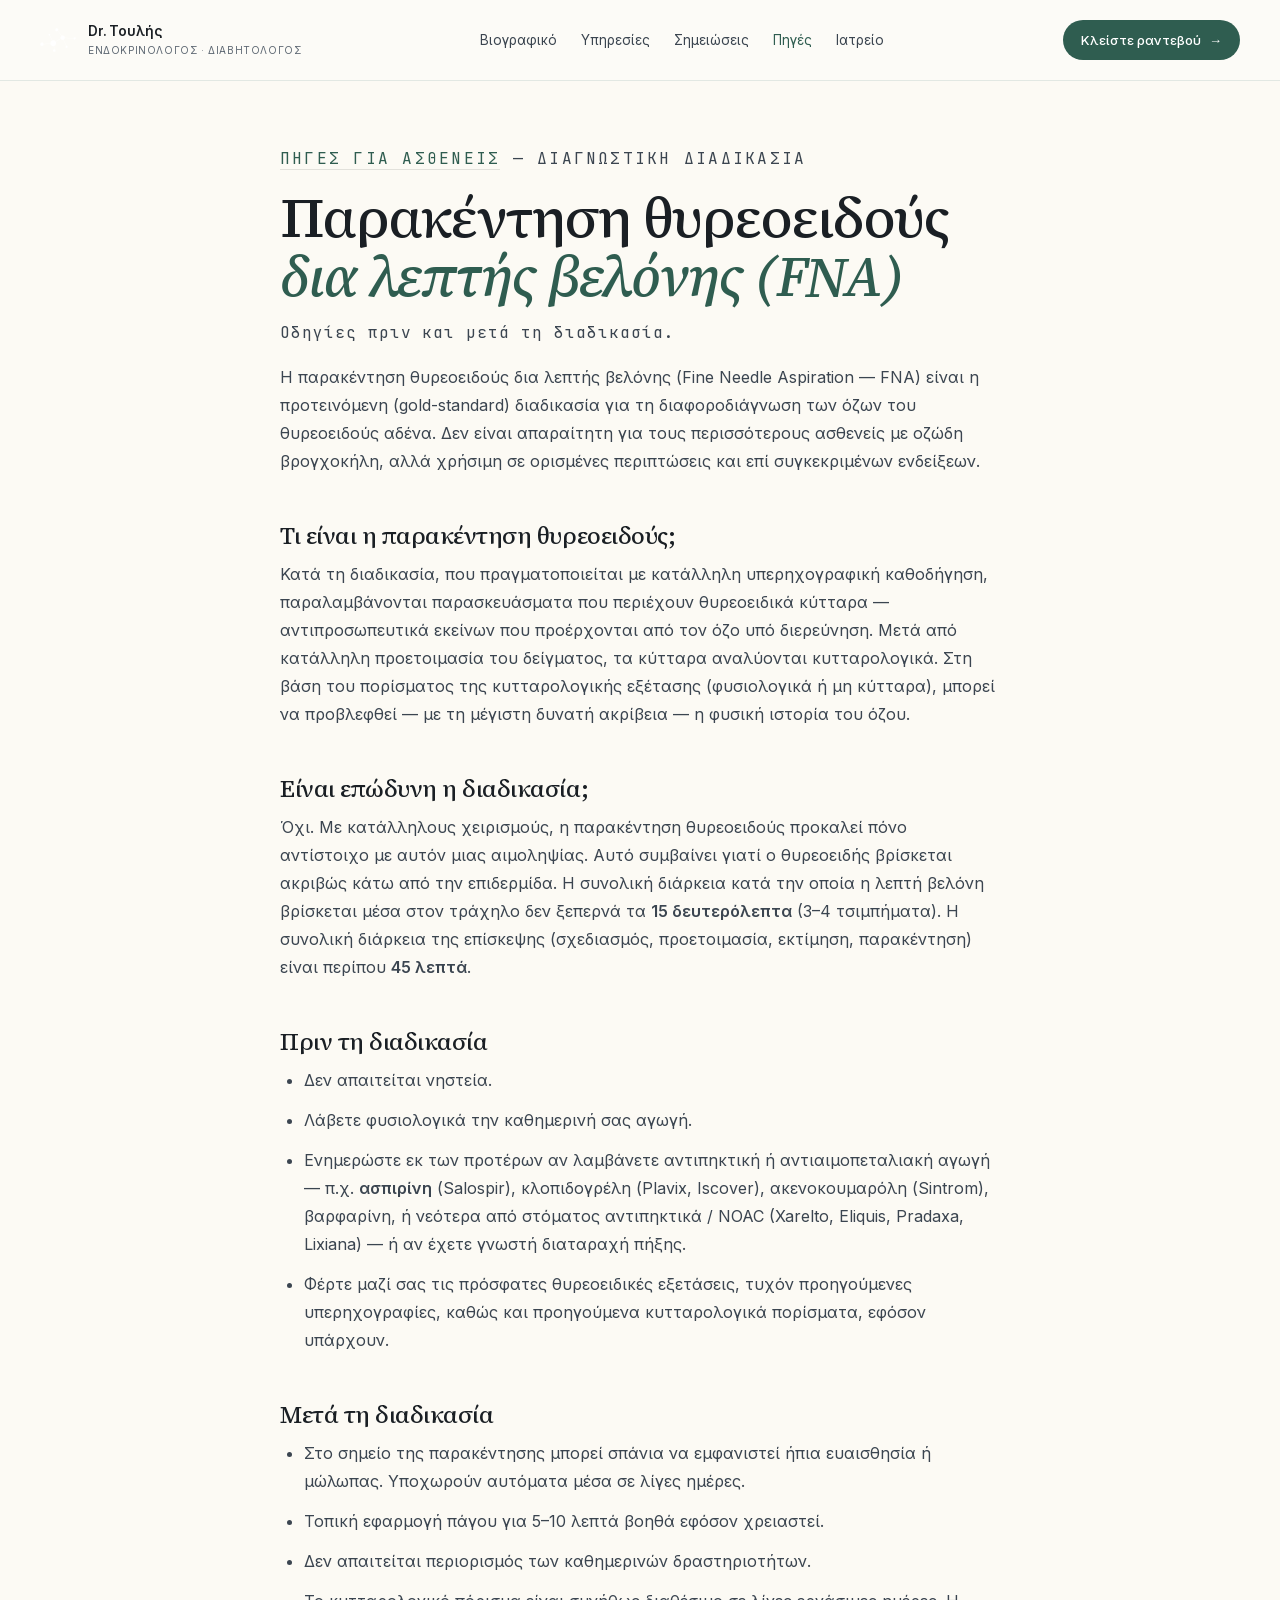
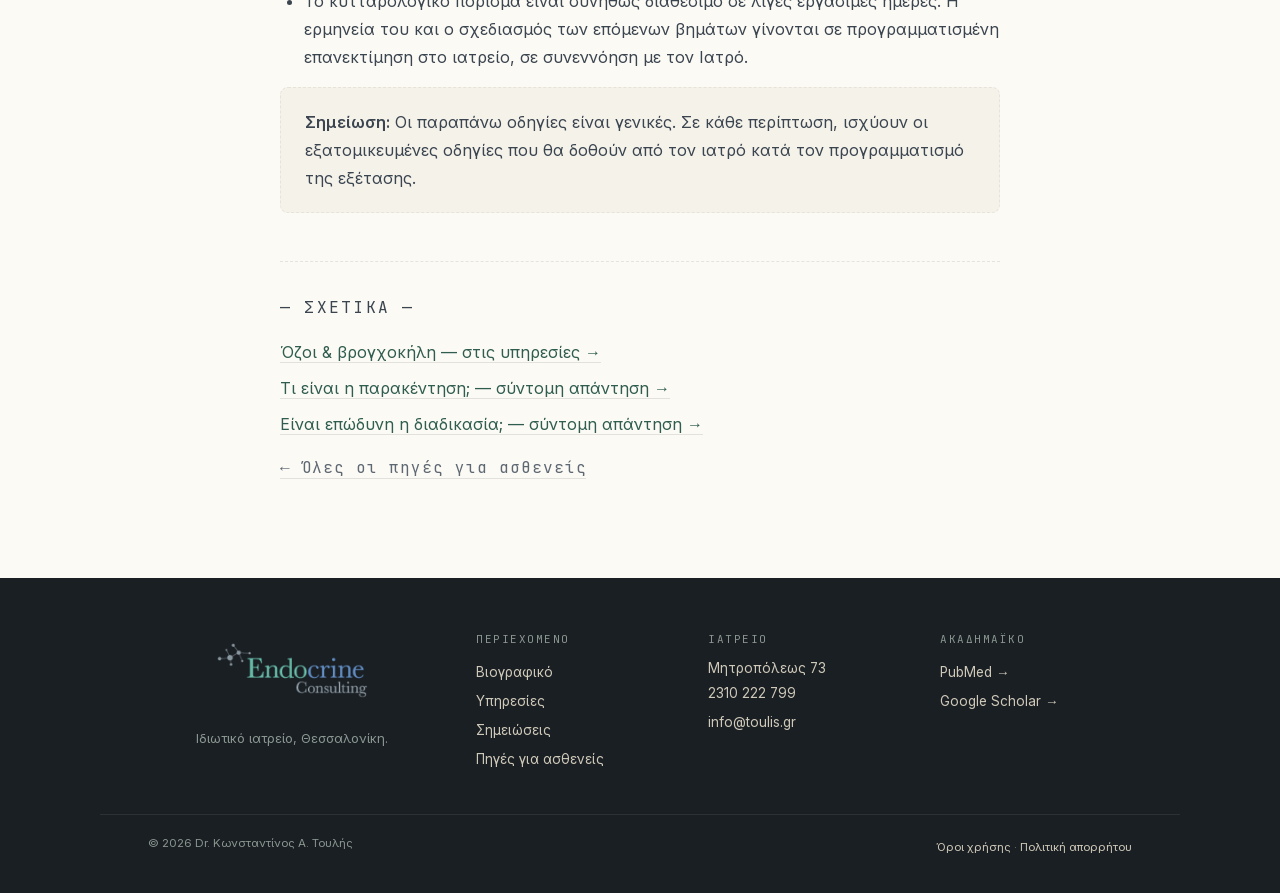
<file: resources/parakentisi-thyroeidous/index.html>
<!doctype html>
<html lang="el">
<head>
  <meta charset="utf-8" />
  <meta name="viewport" content="width=device-width, initial-scale=1" />
  <meta name="google-site-verification" content="i_T2_HJzKB1rtnhogPII3BjfGcan-4gsO_Sw3jSdMsA" />
  <title>Παρακέντηση θυρεοειδούς (FNA) στη Θεσσαλονίκη · Dr. Τουλής</title>
  <meta name="description" content="Παρακέντηση θυρεοειδούς δια λεπτής βελόνης (FNA): τι είναι, γιατί χρειάζεται, πόσο επώδυνη, πόσο διαρκεί. Οδηγίες πριν και μετά τη διαδικασία." />
  <link rel="canonical" href="https://www.toulis.gr/resources/parakentisi-thyroeidous/" />
  <link rel="alternate" hreflang="el" href="https://www.toulis.gr/resources/parakentisi-thyroeidous/" />
  <meta property="og:type" content="article" />
  <meta property="og:locale" content="el_GR" />
  <meta property="og:title" content="Παρακέντηση θυρεοειδούς (FNA) · Dr. Τουλής" />
  <meta property="og:description" content="Παρακέντηση θυρεοειδούς δια λεπτής βελόνης — τι είναι, πόσο επώδυνη, πόσο διαρκεί." />
  <meta property="og:url" content="https://www.toulis.gr/resources/parakentisi-thyroeidous/" />
  <meta property="og:image" content="https://www.toulis.gr/assets/images/og-default.jpg" />
  <link rel="icon" href="/assets/images/favicon.ico" sizes="any" />
  <link rel="icon" type="image/png" sizes="32x32" href="/assets/images/toulis_favicon-32.png" />
  <link rel="apple-touch-icon" sizes="180x180" href="/assets/images/apple-touch-icon.png" />
  <link rel="preload" as="font" type="font/woff2" href="/assets/fonts/source-serif-4-500-greek.woff2" crossorigin />
  <link rel="preload" as="font" type="font/woff2" href="/assets/fonts/inter-400-greek.woff2" crossorigin />
  <link rel="stylesheet" href="/assets/css/fonts.min.css" />
  <link rel="stylesheet" href="/assets/css/tokens.min.css" />
  <link rel="stylesheet" href="/assets/css/globals.min.css" />
  <link rel="stylesheet" href="/assets/css/components.min.css" />
</head>
<body>
  <a href="#main" class="skip-link">Μετάβαση στο κύριο περιεχόμενο</a>

  <header class="site-header">
    <nav class="nav" aria-label="Κύρια πλοήγηση">
      <a href="/" class="nav__logo">
        <img src="/assets/images/toulis-atoms.svg" alt="" class="nav__logo-mark" width="36" height="36" />
        <span>Dr. Τουλής<small>Ενδοκρινολόγος · Διαβητολόγος</small></span>
      </a>
      <input type="checkbox" id="nav-toggle" class="nav__toggle" aria-label="Άνοιγμα μενού" />
      <label for="nav-toggle" class="nav__hamburger" aria-hidden="true">
        <span class="nav__hamburger-bar"></span>
        <span class="nav__hamburger-bar"></span>
        <span class="nav__hamburger-bar"></span>
      </label>
      <ul class="nav__links">
        <li><a href="/biography/">Βιογραφικό</a></li>
        <li><a href="/services/">Υπηρεσίες</a></li>
        <li><a href="/notes/">Σημειώσεις</a></li>
        <li><a href="/resources/" aria-current="page">Πηγές</a></li>
        <li><a href="/contact/">Ιατρείο</a></li>
      </ul>
      <a class="nav__cta" href="https://appointment-booking.pages.dev" target="_blank" rel="noopener">Κλείστε ραντεβού</a>
    </nav>
  </header>

  <main id="main">
    <article class="essay">
      <div class="essay__inner">
        <p class="eyebrow"><a href="/resources/" class="essay__crumb">Πηγές για ασθενείς</a> — Διαγνωστική διαδικασία</p>
        <h1 class="serif essay__title">
          Παρακέντηση θυρεοειδούς <em>δια λεπτής βελόνης (FNA)</em>
        </h1>
        <p class="essay__sub">Οδηγίες πριν και μετά τη διαδικασία.</p>

        <p class="essay__lede">
          Η παρακέντηση θυρεοειδούς δια λεπτής βελόνης (Fine Needle Aspiration —
          FNA) είναι η προτεινόμενη (gold-standard) διαδικασία για τη
          διαφοροδιάγνωση των όζων του θυρεοειδούς αδένα. Δεν είναι απαραίτητη
          για τους περισσότερους ασθενείς με οζώδη βρογχοκήλη, αλλά χρήσιμη σε
          ορισμένες περιπτώσεις και επί συγκεκριμένων ενδείξεων.
        </p>

        <h2 class="serif" id="what">Τι είναι η παρακέντηση θυρεοειδούς;</h2>
        <p>
          Κατά τη διαδικασία, που πραγματοποιείται με κατάλληλη υπερηχογραφική
          καθοδήγηση, παραλαμβάνονται παρασκευάσματα που περιέχουν θυρεοειδικά
          κύτταρα — αντιπροσωπευτικά εκείνων που προέρχονται από τον όζο υπό
          διερεύνηση. Μετά από κατάλληλη προετοιμασία του δείγματος, τα κύτταρα
          αναλύονται κυτταρολογικά. Στη βάση του πορίσματος της κυτταρολογικής
          εξέτασης (φυσιολογικά ή μη κύτταρα), μπορεί να προβλεφθεί — με τη
          μέγιστη δυνατή ακρίβεια — η φυσική ιστορία του όζου.
        </p>

        <h2 class="serif" id="pain">Είναι επώδυνη η διαδικασία;</h2>
        <p>
          Όχι. Με κατάλληλους χειρισμούς, η παρακέντηση θυρεοειδούς προκαλεί
          πόνο αντίστοιχο με αυτόν μιας αιμοληψίας. Αυτό συμβαίνει γιατί ο
          θυρεοειδής βρίσκεται ακριβώς κάτω από την επιδερμίδα. Η συνολική
          διάρκεια κατά την οποία η λεπτή βελόνη βρίσκεται μέσα στον τράχηλο
          δεν ξεπερνά τα <strong>15 δευτερόλεπτα</strong> (3–4 τσιμπήματα).
          Η συνολική διάρκεια της επίσκεψης (σχεδιασμός, προετοιμασία, εκτίμηση,
          παρακέντηση) είναι περίπου <strong>45 λεπτά</strong>.
        </p>

        <h2 class="serif" id="before">Πριν τη διαδικασία</h2>
        <ul>
          <li>Δεν απαιτείται νηστεία.</li>
          <li>Λάβετε φυσιολογικά την καθημερινή σας αγωγή.</li>
          <li>
            Ενημερώστε εκ των προτέρων αν λαμβάνετε αντιπηκτική ή αντιαιμοπεταλιακή
            αγωγή — π.χ. <strong>ασπιρίνη</strong> (Salospir), κλοπιδογρέλη (Plavix,
            Iscover), ακενοκουμαρόλη (Sintrom), βαρφαρίνη, ή νεότερα από στόματος
            αντιπηκτικά / NOAC (Xarelto, Eliquis, Pradaxa, Lixiana) — ή αν έχετε
            γνωστή διαταραχή πήξης.
          </li>
          <li>
            Φέρτε μαζί σας τις πρόσφατες θυρεοειδικές εξετάσεις, τυχόν
            προηγούμενες υπερηχογραφίες, καθώς και προηγούμενα κυτταρολογικά
            πορίσματα, εφόσον υπάρχουν.
          </li>
        </ul>

        <h2 class="serif" id="after">Μετά τη διαδικασία</h2>
        <ul>
          <li>
            Στο σημείο της παρακέντησης μπορεί σπάνια να εμφανιστεί ήπια
            ευαισθησία ή μώλωπας. Υποχωρούν αυτόματα μέσα σε λίγες ημέρες.
          </li>
          <li>Τοπική εφαρμογή πάγου για 5–10 λεπτά βοηθά εφόσον χρειαστεί.</li>
          <li>Δεν απαιτείται περιορισμός των καθημερινών δραστηριοτήτων.</li>
          <li>
            Το κυτταρολογικό πόρισμα είναι συνήθως διαθέσιμο σε λίγες εργάσιμες
            ημέρες. Η ερμηνεία του και ο σχεδιασμός των επόμενων βημάτων
            γίνονται σε προγραμματισμένη επανεκτίμηση στο ιατρείο, σε
            συνεννόηση με τον Ιατρό.
          </li>
        </ul>

        <p class="essay__draft-note">
          <strong>Σημείωση:</strong> Οι παραπάνω οδηγίες είναι γενικές. Σε
          κάθε περίπτωση, ισχύουν οι εξατομικευμένες οδηγίες που θα δοθούν από
          τον ιατρό κατά τον προγραμματισμό της εξέτασης.
        </p>

        <div class="essay__related">
          <p class="eyebrow">— Σχετικά —</p>
          <ul>
            <li><a href="/services/#svc-thyroid-nodules">Όζοι &amp; βρογχοκήλη — στις υπηρεσίες →</a></li>
            <li><a href="/notes/#q-fna-what">Τι είναι η παρακέντηση; — σύντομη απάντηση →</a></li>
            <li><a href="/notes/#q-fna-pain">Είναι επώδυνη η διαδικασία; — σύντομη απάντηση →</a></li>
          </ul>
        </div>

        <p class="essay__back">
          <a href="/resources/">← Όλες οι πηγές για ασθενείς</a>
        </p>
      </div>
    </article>
  </main>

  <footer class="site-footer">
    <div class="footer-grid">
      <div class="footer-brand-col">
        <!-- "Endocrine Consulting" lockup — site-wide footer brand identity
             for continuity with the previous site. Transparent PNG so the
             wordmark floats directly on the dark ink footer. -->
        <a href="/" class="footer-brand" aria-label="Dr. Κωνσταντίνος Α. Τουλής — Αρχική">
          <img src="/assets/images/logo-pill.png"
               alt=""
               class="footer-brand__img"
               width="359" height="144"
               loading="lazy" decoding="async" />
        </a>
        <p class="footer__tag">Ιδιωτικό ιατρείο, Θεσσαλονίκη.</p>
      </div>
      <nav aria-label="Περιεχόμενο">
        <h3>Περιεχόμενο</h3>
        <ul>
          <li><a href="/biography/">Βιογραφικό</a></li>
          <li><a href="/services/">Υπηρεσίες</a></li>
          <li><a href="/notes/">Σημειώσεις</a></li>
          <li><a href="/resources/">Πηγές για ασθενείς</a></li>
        </ul>
      </nav>
      <nav aria-label="Ιατρείο">
        <h3>Ιατρείο</h3>
        <ul>
          <li>Μητροπόλεως 73</li>
          <li><a href="tel:+302310222799">2310 222 799</a></li>
          <li><a href="mailto:info@toulis.gr">info@toulis.gr</a></li>
        </ul>
      </nav>
      <nav aria-label="Ακαδημαϊκό">
        <h3>Ακαδημαϊκό</h3>
        <ul>
          <li><a href="https://pubmed.ncbi.nlm.nih.gov/?term=toulis+k&amp;sort=pubdate" target="_blank" rel="noopener">PubMed →</a></li>
          <li><a href="https://scholar.google.com/citations?hl=en&amp;user=qf2jNAgAAAAJ&amp;view_op=list_works" target="_blank" rel="noopener">Google Scholar →</a></li>
        </ul>
      </nav>
    </div>
    <div class="footer-bar">
      <span>© 2026 Dr. Κωνσταντίνος Α. Τουλής</span>
      <span><a href="/legal/terms/">Όροι χρήσης</a> · <a href="/legal/privacy/">Πολιτική απορρήτου</a></span>
    </div>
  </footer>
</body>
</html>
</file>
<file: assets/css/fonts.min.css>
@font-face{font-family:'Source Serif 4';font-style:normal;font-weight:400;font-display:swap;src:url('../fonts/source-serif-4-400-greek.woff2') format('woff2');unicode-range:U+0370-0377,U+037A-037F,U+0384-038A,U+038C,U+038E-03A1,U+03A3-03FF}@font-face{font-family:'Source Serif 4';font-style:normal;font-weight:400;font-display:swap;src:url('../fonts/source-serif-4-400-latin.woff2') format('woff2');unicode-range:U+0000-00FF,U+0131,U+0152-0153,U+02BB-02BC,U+02C6,U+02DA,U+02DC,U+0304,U+0308,U+0329,U+2000-206F,U+20AC,U+2122,U+2191,U+2193,U+2212,U+2215,U+FEFF,U+FFFD}@font-face{font-family:'Source Serif 4';font-style:normal;font-weight:400;font-display:swap;src:url('../fonts/source-serif-4-400-latin-ext.woff2') format('woff2');unicode-range:U+0100-02BA,U+02BD-02C5,U+02C7-02CC,U+02CE-02D7,U+02DD-02FF,U+0304,U+0308,U+0329,U+1D00-1DBF,U+1E00-1E9F,U+1EF2-1EFF,U+2020,U+20A0-20AB,U+20AD-20C0,U+2113,U+2C60-2C7F,U+A720-A7FF}@font-face{font-family:'Source Serif 4';font-style:italic;font-weight:400;font-display:swap;src:url('../fonts/source-serif-4-400i-greek.woff2') format('woff2');unicode-range:U+0370-0377,U+037A-037F,U+0384-038A,U+038C,U+038E-03A1,U+03A3-03FF}@font-face{font-family:'Source Serif 4';font-style:italic;font-weight:400;font-display:swap;src:url('../fonts/source-serif-4-400i-latin.woff2') format('woff2');unicode-range:U+0000-00FF,U+0131,U+0152-0153,U+02BB-02BC,U+02C6,U+02DA,U+02DC,U+0304,U+0308,U+0329,U+2000-206F,U+20AC,U+2122,U+2191,U+2193,U+2212,U+2215,U+FEFF,U+FFFD}@font-face{font-family:'Source Serif 4';font-style:italic;font-weight:400;font-display:swap;src:url('../fonts/source-serif-4-400i-latin-ext.woff2') format('woff2');unicode-range:U+0100-02BA,U+02BD-02C5,U+02C7-02CC,U+02CE-02D7,U+02DD-02FF,U+0304,U+0308,U+0329,U+1D00-1DBF,U+1E00-1E9F,U+1EF2-1EFF,U+2020,U+20A0-20AB,U+20AD-20C0,U+2113,U+2C60-2C7F,U+A720-A7FF}@font-face{font-family:'Source Serif 4';font-style:normal;font-weight:500;font-display:swap;src:url('../fonts/source-serif-4-500-greek.woff2') format('woff2');unicode-range:U+0370-0377,U+037A-037F,U+0384-038A,U+038C,U+038E-03A1,U+03A3-03FF}@font-face{font-family:'Source Serif 4';font-style:normal;font-weight:500;font-display:swap;src:url('../fonts/source-serif-4-500-latin.woff2') format('woff2');unicode-range:U+0000-00FF,U+0131,U+0152-0153,U+02BB-02BC,U+02C6,U+02DA,U+02DC,U+0304,U+0308,U+0329,U+2000-206F,U+20AC,U+2122,U+2191,U+2193,U+2212,U+2215,U+FEFF,U+FFFD}@font-face{font-family:'Source Serif 4';font-style:normal;font-weight:500;font-display:swap;src:url('../fonts/source-serif-4-500-latin-ext.woff2') format('woff2');unicode-range:U+0100-02BA,U+02BD-02C5,U+02C7-02CC,U+02CE-02D7,U+02DD-02FF,U+0304,U+0308,U+0329,U+1D00-1DBF,U+1E00-1E9F,U+1EF2-1EFF,U+2020,U+20A0-20AB,U+20AD-20C0,U+2113,U+2C60-2C7F,U+A720-A7FF}@font-face{font-family:'Source Serif 4';font-style:italic;font-weight:500;font-display:swap;src:url('../fonts/source-serif-4-500i-greek.woff2') format('woff2');unicode-range:U+0370-0377,U+037A-037F,U+0384-038A,U+038C,U+038E-03A1,U+03A3-03FF}@font-face{font-family:'Source Serif 4';font-style:italic;font-weight:500;font-display:swap;src:url('../fonts/source-serif-4-500i-latin.woff2') format('woff2');unicode-range:U+0000-00FF,U+0131,U+0152-0153,U+02BB-02BC,U+02C6,U+02DA,U+02DC,U+0304,U+0308,U+0329,U+2000-206F,U+20AC,U+2122,U+2191,U+2193,U+2212,U+2215,U+FEFF,U+FFFD}@font-face{font-family:'Source Serif 4';font-style:italic;font-weight:500;font-display:swap;src:url('../fonts/source-serif-4-500i-latin-ext.woff2') format('woff2');unicode-range:U+0100-02BA,U+02BD-02C5,U+02C7-02CC,U+02CE-02D7,U+02DD-02FF,U+0304,U+0308,U+0329,U+1D00-1DBF,U+1E00-1E9F,U+1EF2-1EFF,U+2020,U+20A0-20AB,U+20AD-20C0,U+2113,U+2C60-2C7F,U+A720-A7FF}@font-face{font-family:'Inter';font-style:normal;font-weight:400;font-display:swap;src:url('../fonts/inter-400-greek.woff2') format('woff2');unicode-range:U+0370-0377,U+037A-037F,U+0384-038A,U+038C,U+038E-03A1,U+03A3-03FF}@font-face{font-family:'Inter';font-style:normal;font-weight:400;font-display:swap;src:url('../fonts/inter-400-latin.woff2') format('woff2');unicode-range:U+0000-00FF,U+0131,U+0152-0153,U+02BB-02BC,U+02C6,U+02DA,U+02DC,U+0304,U+0308,U+0329,U+2000-206F,U+20AC,U+2122,U+2191,U+2193,U+2212,U+2215,U+FEFF,U+FFFD}@font-face{font-family:'Inter';font-style:normal;font-weight:400;font-display:swap;src:url('../fonts/inter-400-latin-ext.woff2') format('woff2');unicode-range:U+0100-02BA,U+02BD-02C5,U+02C7-02CC,U+02CE-02D7,U+02DD-02FF,U+0304,U+0308,U+0329,U+1D00-1DBF,U+1E00-1E9F,U+1EF2-1EFF,U+2020,U+20A0-20AB,U+20AD-20C0,U+2113,U+2C60-2C7F,U+A720-A7FF}@font-face{font-family:'Inter';font-style:normal;font-weight:500;font-display:swap;src:url('../fonts/inter-500-greek.woff2') format('woff2');unicode-range:U+0370-0377,U+037A-037F,U+0384-038A,U+038C,U+038E-03A1,U+03A3-03FF}@font-face{font-family:'Inter';font-style:normal;font-weight:500;font-display:swap;src:url('../fonts/inter-500-latin.woff2') format('woff2');unicode-range:U+0000-00FF,U+0131,U+0152-0153,U+02BB-02BC,U+02C6,U+02DA,U+02DC,U+0304,U+0308,U+0329,U+2000-206F,U+20AC,U+2122,U+2191,U+2193,U+2212,U+2215,U+FEFF,U+FFFD}@font-face{font-family:'Inter';font-style:normal;font-weight:500;font-display:swap;src:url('../fonts/inter-500-latin-ext.woff2') format('woff2');unicode-range:U+0100-02BA,U+02BD-02C5,U+02C7-02CC,U+02CE-02D7,U+02DD-02FF,U+0304,U+0308,U+0329,U+1D00-1DBF,U+1E00-1E9F,U+1EF2-1EFF,U+2020,U+20A0-20AB,U+20AD-20C0,U+2113,U+2C60-2C7F,U+A720-A7FF}@font-face{font-family:'Inter';font-style:normal;font-weight:600;font-display:swap;src:url('../fonts/inter-600-greek.woff2') format('woff2');unicode-range:U+0370-0377,U+037A-037F,U+0384-038A,U+038C,U+038E-03A1,U+03A3-03FF}@font-face{font-family:'Inter';font-style:normal;font-weight:600;font-display:swap;src:url('../fonts/inter-600-latin.woff2') format('woff2');unicode-range:U+0000-00FF,U+0131,U+0152-0153,U+02BB-02BC,U+02C6,U+02DA,U+02DC,U+0304,U+0308,U+0329,U+2000-206F,U+20AC,U+2122,U+2191,U+2193,U+2212,U+2215,U+FEFF,U+FFFD}@font-face{font-family:'Inter';font-style:normal;font-weight:600;font-display:swap;src:url('../fonts/inter-600-latin-ext.woff2') format('woff2');unicode-range:U+0100-02BA,U+02BD-02C5,U+02C7-02CC,U+02CE-02D7,U+02DD-02FF,U+0304,U+0308,U+0329,U+1D00-1DBF,U+1E00-1E9F,U+1EF2-1EFF,U+2020,U+20A0-20AB,U+20AD-20C0,U+2113,U+2C60-2C7F,U+A720-A7FF}@font-face{font-family:'JetBrains Mono';font-style:normal;font-weight:400;font-display:swap;src:url('../fonts/jetbrains-mono-400-greek.woff2') format('woff2');unicode-range:U+0370-0377,U+037A-037F,U+0384-038A,U+038C,U+038E-03A1,U+03A3-03FF}@font-face{font-family:'JetBrains Mono';font-style:normal;font-weight:400;font-display:swap;src:url('../fonts/jetbrains-mono-400-latin.woff2') format('woff2');unicode-range:U+0000-00FF,U+0131,U+0152-0153,U+02BB-02BC,U+02C6,U+02DA,U+02DC,U+0304,U+0308,U+0329,U+2000-206F,U+20AC,U+2122,U+2191,U+2193,U+2212,U+2215,U+FEFF,U+FFFD}@font-face{font-family:'JetBrains Mono';font-style:normal;font-weight:400;font-display:swap;src:url('../fonts/jetbrains-mono-400-latin-ext.woff2') format('woff2');unicode-range:U+0100-02BA,U+02BD-02C5,U+02C7-02CC,U+02CE-02D7,U+02DD-02FF,U+0304,U+0308,U+0329,U+1D00-1DBF,U+1E00-1E9F,U+1EF2-1EFF,U+2020,U+20A0-20AB,U+20AD-20C0,U+2113,U+2C60-2C7F,U+A720-A7FF}@font-face{font-family:'JetBrains Mono';font-style:normal;font-weight:500;font-display:swap;src:url('../fonts/jetbrains-mono-500-greek.woff2') format('woff2');unicode-range:U+0370-0377,U+037A-037F,U+0384-038A,U+038C,U+038E-03A1,U+03A3-03FF}@font-face{font-family:'JetBrains Mono';font-style:normal;font-weight:500;font-display:swap;src:url('../fonts/jetbrains-mono-500-latin.woff2') format('woff2');unicode-range:U+0000-00FF,U+0131,U+0152-0153,U+02BB-02BC,U+02C6,U+02DA,U+02DC,U+0304,U+0308,U+0329,U+2000-206F,U+20AC,U+2122,U+2191,U+2193,U+2212,U+2215,U+FEFF,U+FFFD}@font-face{font-family:'JetBrains Mono';font-style:normal;font-weight:500;font-display:swap;src:url('../fonts/jetbrains-mono-500-latin-ext.woff2') format('woff2');unicode-range:U+0100-02BA,U+02BD-02C5,U+02C7-02CC,U+02CE-02D7,U+02DD-02FF,U+0304,U+0308,U+0329,U+1D00-1DBF,U+1E00-1E9F,U+1EF2-1EFF,U+2020,U+20A0-20AB,U+20AD-20C0,U+2113,U+2C60-2C7F,U+A720-A7FF}
</file>
<file: assets/css/tokens.min.css>
:root{--ink:#1a1f24;--ink-2:#3b4550;--ink-3:var(--muted);--muted:#5e6873;--paper:#f5f2ea;--paper-2:#efece3;--card:#fffdf7;--bg-warm:#fcfbf7;--bg-editor:#fcfaf4;--accent:#2f5d50;--accent-dark:#26493f;--accent-soft:#e3ede8;--accent-sage:#e8efe9;--accent-sage-border:#c9d7cd;--accent-2:#8a6b3a;--ok:#3b8c64;--ok-ring:rgba(59,140,100,0.15);--line:#e6e3db;--line-soft:rgba(0,0,0,0.06);--line-dash:rgba(0,0,0,0.1);--shadow-card:0 1px 0 rgba(0,0,0,0.02);--shadow-raised:0 8px 24px -12px rgba(47,93,80,0.55);--shadow-hero:0 30px 60px -30px rgba(26,31,36,0.18);--shadow-portrait:0 40px 80px -40px rgba(26,31,36,0.22);--r-pill:999px;--r-chip:6px;--r-card:14px;--r-card-lg:20px;--r-hero:24px;--sp-1:4px;--sp-2:8px;--sp-3:12px;--sp-4:16px;--sp-5:20px;--sp-6:24px;--sp-7:28px;--sp-8:32px;--sp-9:36px;--sp-10:40px;--sp-12:48px;--sp-16:64px;--sp-20:80px;--sp-24:96px;--font-serif:"Source Serif 4",Georgia,serif;--font-sans:"Inter",-apple-system,BlinkMacSystemFont,"Segoe UI",sans-serif;--font-mono:"JetBrains Mono",ui-monospace,"SF Mono",Menlo,monospace}
</file>
<file: assets/css/globals.min.css>
*,*::before,*::after{box-sizing:border-box}*{margin:0}html,body{height:100%}html{scroll-behavior:smooth;-webkit-text-size-adjust:100%}img,picture,svg,video{display:block;max-width:100%;height:auto}input,button,textarea,select{font:inherit;color:inherit}button{background:0;border:0;padding:0;cursor:pointer}a{color:inherit;text-decoration:none}body{font-family:var(--font-sans);font-size:15px;line-height:1.55;color:var(--ink);background:var(--bg-warm);-webkit-font-smoothing:antialiased;-moz-osx-font-smoothing:grayscale;text-rendering:optimizeLegibility}.serif{font-family:var(--font-serif);font-weight:500;letter-spacing:-.02em}.mono{font-family:var(--font-mono)}.eyebrow{font-family:var(--font-mono);font-size:11px;letter-spacing:.14em;text-transform:uppercase;color:var(--muted)}h1,h2,h3{font-family:var(--font-serif);font-weight:500;letter-spacing:-.02em;line-height:1.05}h1{font-size:clamp(42px,6vw,72px);line-height:1.02}h2{font-size:clamp(30px,4vw,42px)}h3{font-size:20px;letter-spacing:-.015em}p{color:var(--ink-2)}a:focus-visible,button:focus-visible,[tabindex]:focus-visible{outline:2px solid var(--accent);outline-offset:3px;border-radius:4px}.container{width:100%;max-width:1200px;margin-inline:auto;padding-inline:var(--sp-6)}@media(min-width:768px){.container{padding-inline:var(--sp-10)}}.skip-link{position:absolute;top:-100px;left:var(--sp-4);background:var(--ink);color:#fff;padding:var(--sp-3) var(--sp-5);border-radius:var(--r-chip);z-index:1000;transition:top 120ms}.skip-link:focus{top:var(--sp-4)}.sr-only{position:absolute;width:1px;height:1px;padding:0;margin:-1px;overflow:hidden;clip:rect(0,0,0,0);white-space:nowrap;border:0}@media(prefers-reduced-motion:reduce){*,*::before,*::after{animation-duration:.01ms !important;animation-iteration-count:1 !important;transition-duration:.01ms !important;scroll-behavior:auto !important}}.site-header{position:sticky;top:0;z-index:50;background:var(--bg-warm);border-bottom:1px solid rgba(47,93,80,0.12);backdrop-filter:saturate(140%) blur(8px)}.nav{display:flex;align-items:center;gap:var(--sp-6);padding:var(--sp-5) var(--sp-10);font-size:13.5px}.nav__logo{display:flex;align-items:center;gap:var(--sp-3);font-weight:600;letter-spacing:-.01em;color:var(--ink)}.nav__logo-mark{width:36px;height:36px;flex-shrink:0;display:block;object-fit:contain}.nav__logo small{display:block;font-size:10px;font-weight:400;color:var(--muted);letter-spacing:.06em;text-transform:uppercase;margin-top:1px}.nav__links{display:flex;gap:var(--sp-6);margin:0 auto;padding:0;list-style:none;color:var(--ink-2)}.nav__links a{transition:color 150ms}.nav__links a:hover,.nav__links a[aria-current="page"]{color:var(--accent)}.nav__cta{background:var(--accent);color:#fff;padding:10px 18px;border-radius:var(--r-pill);font-size:13px;font-weight:500;display:inline-flex;align-items:center;gap:var(--sp-2);transition:background 150ms}.nav__cta::after{content:"→"}.nav__cta:hover{background:var(--accent-dark)}.nav__toggle{position:absolute;width:1px;height:1px;overflow:hidden;clip:rect(0 0 0 0);white-space:nowrap}.nav__hamburger{display:none}@media(max-width:768px){.nav{flex-wrap:wrap;gap:var(--sp-3);padding:var(--sp-4) var(--sp-5);position:relative}.nav__logo{margin-right:auto}.nav__logo small{display:none}.nav__hamburger{display:flex;flex-direction:column;justify-content:space-between;width:28px;height:22px;cursor:pointer;padding:0}.nav__hamburger-bar{display:block;width:100%;height:2px;background:var(--ink);border-radius:1px;transition:transform 220ms ease,opacity 180ms ease;transform-origin:center}.nav__toggle:focus-visible+.nav__hamburger{outline:2px solid var(--accent);outline-offset:4px;border-radius:4px}.nav__links{display:none}.nav__toggle:checked ~ .nav__links{display:flex;flex-direction:column;flex-basis:100%;margin:var(--sp-3) 0 0;padding:var(--sp-3) 0 0;border-top:1px solid var(--line);gap:0}.nav__toggle:checked ~ .nav__links li{border-bottom:1px dashed var(--line)}.nav__toggle:checked ~ .nav__links li:last-child{border-bottom:0}.nav__toggle:checked ~ .nav__links a{display:block;padding:var(--sp-3) 0;font-size:16px}.nav__toggle:checked+.nav__hamburger .nav__hamburger-bar:nth-child(1){transform:translateY(10px) rotate(45deg)}.nav__toggle:checked+.nav__hamburger .nav__hamburger-bar:nth-child(2){opacity:0}.nav__toggle:checked+.nav__hamburger .nav__hamburger-bar:nth-child(3){transform:translateY(-10px) rotate(-45deg)}}.site-footer{background:var(--ink);color:#cfc9b9;padding:56px 0 32px;font-size:14px}.site-footer a{color:#cfc9b9;display:inline-block;padding:4px 0}.site-footer a:hover{color:#fff}.site-footer .nav__logo{color:#fcfbf7}.site-footer .nav__logo small{color:#8a968f}.site-footer .footer__tag{margin-top:var(--sp-3);color:#8a968f;font-size:12.5px;line-height:1.6;max-width:260px}.footer-brand-col{text-align:center}.footer-brand-col .footer__tag{max-width:none;margin:var(--sp-4) auto 0;font-size:13px}.footer-brand{display:inline-block;line-height:0;width:180px;height:72px;transition:transform 220ms ease,opacity 220ms ease;opacity:.92}.footer-brand:hover,.footer-brand:focus-visible{transform:translateY(-1px);opacity:1}.footer-brand__img{width:100%;height:100%;object-fit:contain;display:block}.footer-grid{display:grid;grid-template-columns:1.5fr 1fr 1fr 1fr;gap:40px;align-items:start;max-width:1080px;margin-inline:auto;padding-inline:var(--sp-12)}.footer-grid h3{font-family:var(--font-mono);font-size:11px;letter-spacing:.14em;text-transform:uppercase;color:#8a968f;font-weight:400;margin-bottom:var(--sp-3)}.footer-grid ul{list-style:none;padding:0}.footer-grid li{font-size:13.5px}.footer-bar{max-width:1080px;margin:40px auto 0;padding:20px var(--sp-12) 0;border-top:1px solid rgba(255,255,255,0.08);display:flex;justify-content:space-between;flex-wrap:wrap;gap:var(--sp-4);color:#8a968f;font-size:11.5px}.footer-bar a{color:#cfc9b9}@media(max-width:900px){.footer-grid{grid-template-columns:1fr 1fr;gap:var(--sp-8)}}@media(max-width:560px){.footer-grid{grid-template-columns:1fr;padding-inline:var(--sp-6)}.footer-bar{padding-inline:var(--sp-6)}}.page-shell{min-height:60vh;display:grid;place-items:center;padding:var(--sp-16) var(--sp-6);text-align:center}.page-shell h1{color:var(--ink)}.page-shell p{color:var(--muted);margin-top:var(--sp-4);max-width:56ch}.page-shell__links{list-style:none;padding:0;margin:var(--sp-6) 0 0;display:flex;flex-wrap:wrap;gap:var(--sp-3) var(--sp-6);justify-content:center;font-size:14px}.page-shell__links a{color:var(--accent);text-decoration:none;border-bottom:1px solid var(--line-dash)}.page-shell__links a:hover{border-bottom-color:var(--accent)}.page-shell__cta{margin-top:var(--sp-8)}
</file>
<file: assets/css/components.min.css>
.hero{background:var(--bg-warm);padding-top:var(--sp-24);padding-bottom:var(--sp-12);position:relative}.hero__flank{position:absolute;top:120px;transform:translateY(-50%);z-index:1;pointer-events:none}.hero__flank--l{left:clamp(var(--sp-6),6vw,120px)}.hero__flank--r{right:clamp(var(--sp-6),6vw,120px)}.hero__flank-atoms{width:94px;height:94px}.hero__flank-legacy{width:135px;height:auto}.hero__flank-mobile{display:none}@media(max-width:1100px){.hero__flank{display:none}.hero__flank-mobile{display:block;margin:0 auto var(--sp-5)}}.hero__inner{max-width:820px;margin:0 auto;padding:0 var(--sp-12);text-align:center}.hero__rule{width:40px;height:2px;background:var(--accent);margin:0 auto}.hero__eyebrow{margin-top:var(--sp-6);color:var(--accent);letter-spacing:.18em}.hero__title{margin:var(--sp-6) 0;font-size:clamp(42px,6vw,72px);line-height:1.02}.hero__sub{font-size:19px;line-height:1.55;color:var(--ink-2);max-width:54ch;margin:0 auto var(--sp-10)}.hero__em{font-style:italic;color:var(--accent);font-size:1.5em;line-height:1;vertical-align:-.04em}.hero__actions{display:flex;gap:var(--sp-3);justify-content:center;flex-wrap:wrap}.hero__availability-group{display:inline-flex;flex-direction:column;align-items:center;margin-top:var(--sp-8);gap:var(--sp-1)}.hero__availability{margin:0;display:inline-flex;align-items:center;gap:var(--sp-3);font-size:13px;color:var(--ink-2)}.hero__dot{width:8px;height:8px;border-radius:50%;background:var(--ok);box-shadow:0 0 0 4px var(--ok-ring);flex-shrink:0}@media(prefers-reduced-motion:no-preference){.hero__dot{animation:pulse-ok 2.4s ease-out infinite}}@keyframes pulse-ok{0%{box-shadow:0 0 0 0 rgba(59,140,100,0.5)}70%{box-shadow:0 0 0 10px rgba(59,140,100,0)}100%{box-shadow:0 0 0 0 rgba(59,140,100,0)}}.btn{display:inline-flex;align-items:center;gap:var(--sp-2);font-family:inherit;font-size:14px;font-weight:500;padding:14px 22px;border-radius:12px;cursor:pointer;text-decoration:none;transition:background 150ms,color 150ms,border-color 150ms,transform 150ms}.btn--primary{background:var(--accent);color:#fff;border:0;box-shadow:var(--shadow-raised)}.btn--primary:hover{background:var(--accent-dark);transform:translateY(-1px)}.btn--ghost{background:transparent;border:1px solid var(--line-dash);color:var(--ink);padding:13px 20px}.btn--ghost:hover{border-color:var(--accent);color:var(--accent)}.stats{max-width:1100px;margin:var(--sp-16) auto 0;padding:0 var(--sp-12) var(--sp-24)}.stats__grid{display:grid;grid-template-columns:repeat(4,1fr);gap:var(--sp-4)}.stat-card{background:var(--card);border:1px solid var(--line);border-radius:16px;padding:28px 24px;box-shadow:var(--shadow-card)}.stat-card__big{font-family:var(--font-serif);font-weight:500;font-size:44px;letter-spacing:-.03em;line-height:1;color:var(--ink)}.stat-card__big sup{font-size:22px;color:var(--accent);vertical-align:baseline;font-feature-settings:normal;margin-left:2px}.stat-card__cap{font-size:12px;color:var(--muted);margin-top:10px;line-height:1.4}.creds{display:flex;justify-content:center;gap:var(--sp-3);margin-top:var(--sp-5);flex-wrap:wrap;align-items:center}.creds__label{font-family:var(--font-mono);font-size:11px;letter-spacing:.08em;color:var(--muted)}.cred-pill{font-family:var(--font-mono);font-size:13px;padding:4px 10px;border-radius:5px;background:var(--paper-2);color:var(--ink-2)}.approach{background:var(--paper);padding:var(--sp-24) var(--sp-12);border-top:1px solid var(--line);border-bottom:1px solid var(--line)}.approach__inner{max-width:820px;margin:0 auto;text-align:center}.approach__label{font-family:var(--font-mono);font-size:11px;letter-spacing:.16em;text-transform:uppercase;color:var(--accent)}.approach__quote{font-family:var(--font-serif);font-style:italic;font-weight:400;font-size:clamp(24px,3.4vw,34px);line-height:1.25;margin:var(--sp-5) 0 0;color:var(--ink);letter-spacing:-.01em}.tease{background:var(--bg-warm);padding:var(--sp-24) var(--sp-12)}.tease__inner{max-width:1080px;margin:0 auto}.tease__head{text-align:center;margin-bottom:var(--sp-12)}.tease__label{font-family:var(--font-mono);font-size:11px;letter-spacing:.14em;text-transform:uppercase;color:var(--muted)}.tease__title{font-size:clamp(30px,4vw,42px);line-height:1.05;margin:var(--sp-3) 0 var(--sp-4)}.tease__title em{font-style:italic;color:var(--accent)}.tease__sub{font-size:16px;color:var(--ink-2);margin:0 auto;max-width:56ch}.tease__grid{display:grid;grid-template-columns:repeat(4,1fr);gap:var(--sp-4)}.tease-card{background:var(--card);border:1px solid var(--line);border-radius:var(--r-card);padding:24px 22px;display:flex;flex-direction:column;gap:var(--sp-2);min-height:170px;text-decoration:none;color:inherit;transition:border-color 150ms,transform 150ms}.tease-card:hover{border-color:var(--accent);transform:translateY(-2px)}.tease-card__num{font-family:var(--font-mono);font-size:11px;color:var(--muted);letter-spacing:.08em}.tease-card__title{font-family:var(--font-serif);font-weight:500;font-size:20px;letter-spacing:-.015em;margin:var(--sp-1) 0 2px}.tease-card__desc{font-size:12.5px;color:var(--muted);flex:1;line-height:1.5}.tease-card__link{font-size:12px;color:var(--accent);font-weight:500;margin-top:auto}.tease__cta-row{text-align:center;margin-top:var(--sp-10)}.practice{background:var(--paper);padding:var(--sp-24) var(--sp-12);border-top:1px solid var(--line)}.practice__inner{max-width:1080px;margin:0 auto}.practice__head{text-align:center;margin-bottom:var(--sp-12)}.practice__label{font-family:var(--font-mono);font-size:11px;letter-spacing:.14em;text-transform:uppercase;color:var(--muted)}.practice__title{font-size:clamp(30px,4vw,42px);line-height:1.05;margin:var(--sp-3) 0 0}.practice__row{display:grid;grid-template-columns:1fr 1fr;gap:var(--sp-5)}.practice-card{background:var(--card);border:1px solid var(--line);border-radius:var(--r-card-lg);padding:36px;display:flex;flex-direction:column;gap:var(--sp-3);min-height:240px;text-decoration:none;color:inherit;transition:transform 150ms,box-shadow 150ms}.practice-card:hover{transform:translateY(-2px);box-shadow:var(--shadow-hero)}.practice-card--booking{background:var(--accent-sage);border-color:var(--accent-sage-border)}.practice-card__icon{width:28px;height:28px;color:var(--accent);flex-shrink:0}.practice-card__label{font-family:var(--font-mono);font-size:11px;letter-spacing:.14em;text-transform:uppercase;color:var(--muted)}.practice-card--booking .practice-card__label{color:var(--accent);opacity:1}.practice-card__title{font-family:var(--font-serif);font-weight:500;font-size:clamp(24px,3vw,32px);letter-spacing:-.02em;margin:var(--sp-1) 0 var(--sp-2);line-height:1.1}.practice-card__desc{font-size:14.5px;color:var(--ink-2);line-height:1.55;flex:1}.practice-card--booking .practice-card__desc{color:var(--ink-2)}.practice-card__cta{font-size:14px;font-weight:500;color:var(--accent);display:inline-flex;align-items:center;gap:var(--sp-2);margin-top:var(--sp-2)}.practice-card--booking .practice-card__cta{background:var(--accent);color:#fff;padding:10px 18px;border-radius:var(--r-pill);margin-top:var(--sp-4);transition:background-color 160ms ease,transform 160ms ease}.practice-card--booking:hover .practice-card__cta,.practice-card--booking:focus-visible .practice-card__cta{background:var(--accent-dark);transform:translateX(2px)}.practice__meta{display:grid;grid-template-columns:repeat(3,1fr);gap:var(--sp-4);margin-top:var(--sp-8)}.meta-card{background:var(--card);border:1px solid var(--line);border-radius:12px;padding:22px 20px}.meta-card__label{font-family:var(--font-mono);font-size:10px;letter-spacing:.16em;text-transform:uppercase;color:var(--muted);margin-bottom:10px}.meta-card__value{font-size:16px;color:var(--ink);line-height:1.5}.meta-card__tail{color:var(--muted);font-size:13.5px}.meta-card__link{font-size:16px;color:var(--accent);font-weight:500}.meta-card__link:hover{text-decoration:underline}.bio-hero{background:radial-gradient(ellipse at top left,#f0f5f2 0,transparent 55%),radial-gradient(ellipse at bottom right,#f7f1e6 0,transparent 50%),var(--bg-editor)}.bio-hero__inner{max-width:1280px;margin:0 auto;display:grid;grid-template-columns:1.1fr 1fr;gap:72px;padding:72px var(--sp-12) 96px;align-items:start}.bio-hero__title{font-size:clamp(40px,5.4vw,64px);line-height:1.02;margin:var(--sp-5) 0 var(--sp-10)}.bio-hero__accent{font-style:italic;color:var(--accent)}.bio-hero__lede,.bio-hero__p{font-size:16px;line-height:1.7;color:var(--ink-2);margin:0 0 var(--sp-5)}.bio-portrait{width:100%}@media(min-width:1024px){.bio-portrait{position:sticky;top:var(--sp-10)}}.bio-portrait__card{background:var(--card);border:1px solid rgba(0,0,0,0.06);border-radius:var(--r-hero);padding:8px;box-shadow:var(--shadow-portrait)}.bio-portrait__image{width:100%;height:auto;display:block;border-radius:18px;aspect-ratio:4 / 5;object-fit:cover;background:var(--paper-2)}.bio-portrait__meta{padding:20px 20px 8px}.bio-portrait__name{font-size:22px;letter-spacing:-.02em;color:var(--ink);margin:0}.bio-portrait__sub{font-size:13px;color:var(--muted);margin:2px 0 0}.bio-portrait__role{font-size:12px;line-height:1.45;color:var(--muted);margin:8px 0 0;padding-top:8px;border-top:1px dashed var(--line)}.bio-portrait__role-sep{display:inline-block;margin:0 4px;color:var(--accent-2)}.bio-portrait__creds{display:flex;flex-wrap:wrap;gap:6px;padding:14px 20px 20px;margin:0;list-style:none}.timeline{background:var(--bg-warm);padding:var(--sp-24) var(--sp-12);border-top:1px solid var(--line)}.timeline__inner{max-width:900px;margin:0 auto}.timeline__head{margin-bottom:var(--sp-12)}.timeline__label{font-family:var(--font-mono);font-size:11px;letter-spacing:.16em;text-transform:uppercase;color:var(--accent)}.timeline__title{font-size:clamp(28px,3.6vw,38px);margin:var(--sp-3) 0 0}.timeline__note{font-size:13px;color:var(--muted);margin-top:10px}.timeline__list{list-style:none;padding:0;margin:0}.tl-row{display:grid;grid-template-columns:140px 1fr;gap:var(--sp-10);padding:var(--sp-6) 0;border-top:1px solid var(--line);align-items:start}.tl-row__year{font-family:var(--font-mono);font-size:14px;color:var(--muted)}.tl-row__title{font-size:19px;letter-spacing:-.015em;margin:0 0 6px;color:var(--ink);font-weight:500}.tl-row__detail{font-size:14.5px;color:var(--ink-2);line-height:1.6;margin:0}.publications{background:var(--paper);padding:var(--sp-24) var(--sp-12);border-top:1px solid var(--line)}.publications__inner{max-width:1080px;margin:0 auto}.publications__head{display:flex;align-items:baseline;justify-content:space-between;flex-wrap:wrap;gap:var(--sp-4);margin-bottom:var(--sp-10)}.publications__label{font-family:var(--font-mono);font-size:11px;letter-spacing:.16em;text-transform:uppercase;color:var(--accent)}.publications__title{font-size:clamp(28px,3.6vw,38px);margin:var(--sp-3) 0 0}.publications__pubmed{font-size:13px;color:var(--accent);font-weight:500}.publications__pubmed:hover{text-decoration:underline}.pub-stats{display:grid;grid-template-columns:repeat(3,1fr);gap:var(--sp-4);margin-bottom:var(--sp-8)}.pub-stat{background:var(--card);border:1px solid var(--line);border-radius:var(--r-card);padding:22px}.pub-stat__big{font-size:36px;letter-spacing:-.02em;line-height:1;margin:0;color:var(--ink);font-weight:500}.pub-stat__big sup{font-size:18px;color:var(--accent);vertical-align:baseline;margin-left:2px}.pub-stat__cap{font-size:12.5px;color:var(--muted);margin:8px 0 0;line-height:1.4}.pub-list{background:var(--card);border:1px solid var(--line);border-radius:var(--r-card);padding:8px var(--sp-6);list-style:none;margin:0}.pub{display:grid;grid-template-columns:64px 1fr auto;gap:var(--sp-5);align-items:baseline;padding:18px 0;border-bottom:1px dashed var(--line-dash)}.pub:last-child{border-bottom:0}.pub__yr{font-family:var(--font-mono);font-size:12px;color:var(--muted)}.pub__title{font-size:15px;letter-spacing:-.01em;line-height:1.4;margin:0;color:var(--ink);font-weight:500}.pub__journal{font-size:12.5px;color:var(--muted);font-style:italic;margin:4px 0 0}.pub__link{font-family:var(--font-mono);font-size:12px;color:var(--accent);font-weight:500;white-space:nowrap}.pub__link:hover{text-decoration:underline}.pub-list__note{margin-top:var(--sp-5);font-size:12.5px;color:var(--muted);text-align:center}.bio-cta{background:var(--bg-warm);padding:var(--sp-24) var(--sp-12) 120px;text-align:center;border-top:1px solid var(--line)}.bio-cta__title{font-size:clamp(28px,3.6vw,38px);margin:0 0 var(--sp-4);color:var(--ink)}.bio-cta__sub{font-size:17px;color:var(--ink-2);max-width:52ch;margin:0 auto var(--sp-9);line-height:1.55}.bio-cta__actions{display:flex;gap:var(--sp-3);justify-content:center;flex-wrap:wrap}.bio-cta__icon{width:16px;height:16px}.services-hero{padding:var(--sp-24) var(--sp-12) var(--sp-16);background:radial-gradient(ellipse at top right,#f0f5f2 0,transparent 55%),var(--bg-editor);border-bottom:1px solid var(--line)}.services-hero__inner{max-width:900px;margin:0 auto}.services-hero__title{font-size:clamp(36px,4.8vw,56px);line-height:1.05;letter-spacing:-.015em;margin:var(--sp-3) 0 var(--sp-6)}.services-hero__title em{font-style:italic;color:var(--accent)}.services-hero__lede{font-size:18px;line-height:1.6;color:var(--ink-2);max-width:62ch;margin:0 0 var(--sp-10)}.services-jump{display:flex;flex-wrap:wrap;gap:var(--sp-2) var(--sp-3);padding-top:var(--sp-6);border-top:1px dashed var(--line-dash)}.services-jump a{font-family:var(--font-mono);font-size:11.5px;letter-spacing:.04em;color:var(--ink-2);text-decoration:none;padding:6px 12px;border:1px solid var(--line);border-radius:var(--r-pill);background:var(--card);transition:border-color 150ms,color 150ms,background 150ms}.services-jump a:hover{border-color:var(--accent);color:var(--accent);background:var(--accent-soft)}.services-pillar{padding:var(--sp-20) var(--sp-12);border-bottom:1px solid var(--line);scroll-margin-top:var(--sp-12)}.services-pillar--alt{background:var(--bg-warm)}.services-pillar__inner{max-width:900px;margin:0 auto}.services-pillar__head{display:grid;grid-template-columns:auto 1fr;gap:var(--sp-6);align-items:end;margin-bottom:var(--sp-10);padding-bottom:var(--sp-6);border-bottom:1px solid var(--line)}.services-pillar__roman{font-family:var(--font-serif);font-style:italic;font-weight:400;font-size:clamp(56px,8vw,88px);line-height:.9;color:var(--accent-2);margin:0;letter-spacing:-.02em}.services-pillar__label{font-family:var(--font-mono);font-size:11px;letter-spacing:.16em;text-transform:uppercase;color:var(--muted);margin:0 0 var(--sp-2)}.services-pillar__title{font-size:clamp(26px,3.4vw,36px);letter-spacing:-.015em;margin:0;color:var(--ink)}.svc-list{list-style:none;margin:0;padding:0;display:flex;flex-direction:column}.svc-row{display:grid;grid-template-columns:56px 1fr;gap:var(--sp-6);align-items:baseline;padding:var(--sp-6) 0;border-bottom:1px dashed var(--line-dash);scroll-margin-top:var(--sp-12)}.svc-row:last-child{border-bottom:0}.svc-row__num{font-family:var(--font-mono);font-size:12px;letter-spacing:.06em;color:var(--muted);padding-top:4px}.svc-row__title{font-weight:500;font-size:clamp(20px,2.2vw,24px);line-height:1.25;letter-spacing:-.01em;color:var(--ink);margin:0 0 var(--sp-2)}.svc-row__desc{font-size:15.5px;line-height:1.6;color:var(--ink-2);margin:0;max-width:62ch}.svc-row__highlight{display:block;margin-top:var(--sp-2);padding:var(--sp-3) var(--sp-4);background:var(--accent-soft);border-left:2px solid var(--accent);border-radius:0 var(--r-chip) var(--r-chip) 0;font-weight:400;color:var(--ink);font-size:14.5px;line-height:1.55}.svc-row__highlight em{font-style:italic;color:var(--accent-dark)}.svc-figure{margin:var(--sp-12) auto 0;padding:0;max-width:720px;display:grid;grid-template-columns:280px 1fr;gap:var(--sp-6);align-items:end}.svc-figure img{width:100%;height:auto;display:block;border-radius:var(--r-card);border:1px solid var(--line);background:var(--paper-2);aspect-ratio:3 / 4;object-fit:cover}.svc-figure__cap{margin:0;padding-bottom:var(--sp-4);font-size:14px;line-height:1.65;color:var(--ink-2);font-style:italic;max-width:38ch}.svc-tech-link{display:block;margin:var(--sp-12) auto 0;max-width:560px;padding:var(--sp-8) var(--sp-7) var(--sp-7);text-align:center;text-decoration:none;color:inherit;background:var(--accent-soft);border:1px solid var(--line);border-radius:var(--r-card);box-shadow:0 1px 2px rgba(0,0,0,0.04);transition:background-color .25s ease,transform .25s ease}.svc-tech-link:hover,.svc-tech-link:focus-visible{background-color:var(--accent-sage);transform:translateY(-1px)}.svc-tech-link:focus-visible{outline:2px solid var(--accent);outline-offset:4px}.svc-tech-link__eyebrow{display:block;font-family:var(--font-mono);font-size:11px;letter-spacing:.14em;text-transform:uppercase;color:var(--ink-3);margin-bottom:var(--sp-3)}.svc-tech-link__title{display:block;font-size:clamp(22px,2.6vw,28px);line-height:1.2;font-style:italic;color:var(--accent);margin-bottom:var(--sp-3)}.svc-tech-link__arrow{display:inline-block;font-style:normal;margin-left:.25em;transition:transform .25s ease}.svc-tech-link:hover .svc-tech-link__arrow,.svc-tech-link:focus-visible .svc-tech-link__arrow{transform:translate(2px,-2px)}.svc-tech-link__desc{display:block;max-width:44ch;margin:0 auto;font-size:15px;line-height:1.65;color:var(--ink-2)}.contact-hero{padding:var(--sp-24) var(--sp-12) var(--sp-16);background:radial-gradient(ellipse at top right,#f0f5f2 0,transparent 55%),var(--bg-editor);border-bottom:1px solid var(--line)}.contact-hero__inner{max-width:900px;margin:0 auto}.contact-hero__title{font-size:clamp(36px,4.8vw,56px);line-height:1.05;letter-spacing:-.015em;margin:var(--sp-3) 0 var(--sp-6)}.contact-hero__title em{font-style:italic;color:var(--accent)}.contact-hero__lede{font-size:18px;line-height:1.6;color:var(--ink-2);max-width:62ch;margin:0}.contact-meta{padding:var(--sp-20) var(--sp-12);background:var(--bg-warm);border-bottom:1px solid var(--line)}.contact-meta__inner{max-width:1100px;margin:0 auto}.contact-meta__grid{list-style:none;margin:0;padding:0;display:grid;grid-template-columns:repeat(4,1fr);gap:var(--sp-6)}.contact-card{background:var(--card);border:1px solid var(--line);border-radius:var(--r-card);padding:var(--sp-6);display:flex;flex-direction:column;gap:var(--sp-2);box-shadow:var(--shadow-card)}.contact-card__label{font-family:var(--font-mono);font-size:11px;letter-spacing:.16em;text-transform:uppercase;color:var(--muted);margin:0}.contact-card__value{font-family:var(--font-serif);font-size:20px;line-height:1.35;color:var(--ink);margin:0}.contact-card__value a{color:var(--ink);text-decoration:none;border-bottom:1px solid var(--line-dash);transition:color 150ms,border-color 150ms}.contact-card__value a:hover{color:var(--accent);border-bottom-color:var(--accent)}.contact-card__sub{font-size:13px;line-height:1.5;color:var(--muted);margin:0}.contact-meta__cta{margin-top:var(--sp-12);padding-top:var(--sp-8);border-top:1px dashed var(--line-dash);display:flex;flex-wrap:wrap;align-items:center;gap:var(--sp-6)}.contact-meta__book{display:inline-flex;align-items:center;gap:var(--sp-3);background:var(--accent-sage);border:1px solid var(--accent-sage-border);border-radius:var(--r-pill);padding:var(--sp-4) var(--sp-6);font-weight:500;font-size:15px;color:var(--accent-dark);text-decoration:none;transition:background 150ms,border-color 150ms,transform 150ms}.contact-meta__book:hover{background:var(--accent-soft);border-color:var(--accent);transform:translateY(-1px)}.contact-meta__note{font-size:13.5px;line-height:1.55;color:var(--muted);max-width:48ch;margin:0}.contact-map{padding:var(--sp-20) var(--sp-12);background:var(--bg-editor);border-bottom:1px solid var(--line)}.contact-map__inner{max-width:1100px;margin:0 auto}.contact-map__title{font-size:clamp(26px,3.4vw,36px);letter-spacing:-.015em;line-height:1.15;margin:var(--sp-3) 0 var(--sp-8);color:var(--ink)}.contact-map__title em{font-style:italic;color:var(--accent)}.contact-map__frame{position:relative;width:100%;aspect-ratio:16 / 9;border-radius:var(--r-card);border:1px solid var(--line);background:var(--paper-2);overflow:hidden;box-shadow:var(--shadow-hero)}.contact-map__frame iframe{position:absolute;inset:0;width:100%;height:100%;border:0}.contact-map__caption{margin:var(--sp-4) 0 0;font-family:var(--font-mono);font-size:12px;letter-spacing:.04em;color:var(--muted)}.contact-map__caption a{color:var(--accent);text-decoration:none}.contact-map__caption a:hover{text-decoration:underline}.contact-strip{padding:var(--sp-20) var(--sp-12) var(--sp-24);background:var(--bg-warm)}.contact-strip__inner{max-width:1100px;margin:0 auto}.contact-strip__title{font-size:clamp(24px,2.8vw,32px);letter-spacing:-.01em;line-height:1.2;margin:var(--sp-3) 0 var(--sp-10);color:var(--ink);max-width:32ch}.contact-strip__grid{list-style:none;margin:0;padding:0;display:grid;grid-template-columns:repeat(4,1fr);gap:var(--sp-4)}.contact-strip__item{margin:0}.contact-strip__item img{width:100%;height:100%;display:block;aspect-ratio:1 / 1;object-fit:cover;border-radius:var(--r-card);border:1px solid var(--line);background:var(--paper-2)}.notes-hero{padding:var(--sp-24) var(--sp-12) var(--sp-16);background:radial-gradient(ellipse at top right,#f0f5f2 0,transparent 55%),var(--bg-editor);border-bottom:1px solid var(--line)}.notes-hero__inner{max-width:900px;margin:0 auto}.notes-hero__title{font-size:clamp(36px,4.8vw,56px);line-height:1.05;letter-spacing:-.015em;margin:var(--sp-3) 0 var(--sp-6)}.notes-hero__title em{font-style:italic;color:var(--accent)}.notes-hero__lede{font-size:18px;line-height:1.6;color:var(--ink-2);max-width:62ch;margin:0 0 var(--sp-10)}.notes-jump{display:flex;flex-wrap:wrap;gap:var(--sp-2) var(--sp-3);padding-top:var(--sp-6);border-top:1px dashed var(--line-dash)}.notes-jump a{font-family:var(--font-mono);font-size:11.5px;letter-spacing:.04em;color:var(--ink-2);text-decoration:none;padding:6px 12px;border:1px solid var(--line);border-radius:var(--r-pill);background:var(--card);transition:border-color 150ms,color 150ms,background 150ms}.notes-jump a:hover{border-color:var(--accent);color:var(--accent);background:var(--accent-soft)}.notes-group{padding:var(--sp-20) var(--sp-12);border-bottom:1px solid var(--line);scroll-margin-top:var(--sp-12)}.notes-group--alt{background:var(--bg-warm)}.notes-group__inner{max-width:900px;margin:0 auto}.notes-group__label{font-family:var(--font-mono);font-size:11px;letter-spacing:.16em;text-transform:uppercase;color:var(--muted);margin:0 0 var(--sp-2)}.notes-group__title{font-size:clamp(26px,3.4vw,36px);letter-spacing:-.015em;margin:0 0 var(--sp-10);padding-bottom:var(--sp-6);border-bottom:1px solid var(--line);color:var(--ink)}.faq{list-style:none;margin:0;padding:0;display:flex;flex-direction:column}.faq__item{display:grid;grid-template-columns:56px 1fr;gap:var(--sp-6);align-items:baseline;padding:var(--sp-8) 0;border-bottom:1px dashed var(--line-dash);scroll-margin-top:var(--sp-12)}.faq__item:last-child{border-bottom:0}.faq__num{font-family:var(--font-mono);font-size:12px;letter-spacing:.06em;color:var(--muted);padding-top:6px}.faq__body{margin:0}.faq__q{font-weight:500;font-size:clamp(19px,2.1vw,23px);line-height:1.3;letter-spacing:-.01em;color:var(--ink);margin:0 0 var(--sp-4);max-width:60ch}.faq__a{font-size:16px;line-height:1.7;color:var(--ink-2);margin:0;max-width:64ch}.faq__a em{font-style:italic;color:var(--ink)}.faq__see{margin:var(--sp-4) 0 0;font-family:var(--font-mono);font-size:12px;letter-spacing:.04em}.faq__see a{color:var(--accent);text-decoration:none;border-bottom:1px solid transparent;transition:border-color 150ms}.faq__see a:hover{border-bottom-color:var(--accent)}.notes-outro{padding:var(--sp-16) var(--sp-12);background:var(--bg-editor);text-align:center}.notes-outro__inner{max-width:640px;margin:0 auto}.notes-outro__rule{width:60px;height:1px;background:var(--line);margin:0 auto var(--sp-6)}.notes-outro__text{font-size:14px;line-height:1.7;color:var(--muted);margin:0}.notes-outro__text a{color:var(--accent);text-decoration:none;border-bottom:1px solid var(--line-dash)}.notes-outro__text a:hover{border-bottom-color:var(--accent)}.legal{padding:var(--sp-16) var(--sp-12) var(--sp-20);background:var(--bg-editor)}.legal__inner{max-width:720px;margin:0 auto}.legal__title{font-size:clamp(36px,5vw,56px);margin:var(--sp-3) 0 var(--sp-2)}.legal__updated{font-family:var(--font-mono);font-size:12px;letter-spacing:.06em;color:var(--muted);margin:0 0 var(--sp-10)}.legal__lede{font-size:18px;line-height:1.65;color:var(--ink-2);margin:0 0 var(--sp-10)}.legal h2{font-size:22px;margin:var(--sp-10) 0 var(--sp-3);color:var(--ink)}.legal p,.legal ul{font-size:15.5px;line-height:1.7;color:var(--ink-2);margin:0 0 var(--sp-4)}.legal ul{padding-left:var(--sp-6)}.legal li{margin-bottom:var(--sp-2)}.legal a{color:var(--accent);text-decoration:none;border-bottom:1px solid var(--line-dash)}.legal a:hover{border-bottom-color:var(--accent)}.legal__contact{margin-top:var(--sp-10);padding-top:var(--sp-6);border-top:1px dashed var(--line);font-size:14px;color:var(--muted)}.resources-hero{padding:var(--sp-16) var(--sp-12) var(--sp-12);background:var(--bg-warm)}.resources-hero__inner{max-width:880px;margin:0 auto}.resources-hero__title{font-size:clamp(40px,6vw,64px);margin:var(--sp-3) 0 var(--sp-6)}.resources-hero__title em{font-style:italic;color:var(--accent)}.resources-hero__lede{font-size:18px;line-height:1.65;color:var(--ink-2);max-width:60ch}.resources{padding:var(--sp-12) var(--sp-12) var(--sp-20);background:var(--bg-editor)}.resources--alt{background:var(--bg-warm);border-top:1px solid var(--line);padding-top:var(--sp-16)}.resources__inner{max-width:880px;margin:0 auto}.resources__title{font-size:clamp(28px,3.4vw,36px);margin:var(--sp-3) 0 var(--sp-10)}.resources-list{list-style:none;padding:0;margin:0;display:grid;gap:var(--sp-6)}.resources-card{border-top:1px solid var(--line);padding-top:var(--sp-6)}.resources-card:first-child{border-top:0;padding-top:0}.resources-card__link{display:grid;grid-template-columns:64px 1fr;gap:var(--sp-6);align-items:start;text-decoration:none;color:inherit;padding:var(--sp-4) 0;transition:opacity .2s ease}.resources-card__link:hover,.resources-card__link:focus-visible{opacity:.85}.resources-card__num{font-family:var(--font-mono);font-size:12px;letter-spacing:.14em;color:var(--muted);padding-top:6px}.resources-card__kicker{font-family:var(--font-mono);font-size:11px;letter-spacing:.14em;text-transform:uppercase;color:var(--accent);margin:0 0 var(--sp-2)}.resources-card__title{font-size:clamp(22px,2.6vw,28px);margin:0 0 var(--sp-2);line-height:1.2;color:var(--ink)}.resources-card__title em{font-style:italic;color:var(--accent)}.resources-card__desc{font-size:15.5px;line-height:1.65;color:var(--ink-2);margin:0 0 var(--sp-3);max-width:56ch}.resources-card__cta{font-family:var(--font-mono);font-size:12px;letter-spacing:.06em;color:var(--accent)}.resources__planned{margin-top:var(--sp-12);padding:var(--sp-5) var(--sp-6);border:1px dashed var(--line);border-radius:8px;font-size:14px;line-height:1.65;color:var(--muted)}.essay{padding:var(--sp-16) var(--sp-12) var(--sp-20);background:var(--bg-editor)}.essay__inner{max-width:720px;margin:0 auto}.essay__crumb{color:var(--accent);text-decoration:none;border-bottom:1px solid var(--line-dash)}.essay__crumb:hover{border-bottom-color:var(--accent)}.essay__title{font-size:clamp(36px,5vw,56px);line-height:1.05;margin:var(--sp-3) 0 var(--sp-3)}.essay__title em{font-style:italic;color:var(--accent)}.essay__sub{font-family:var(--font-mono);font-size:13px;letter-spacing:.06em;color:var(--muted);margin:0 0 var(--sp-10)}.essay__lede{font-size:18px;line-height:1.7;color:var(--ink-2);margin:0 0 var(--sp-10)}.essay h2{font-size:24px;margin:var(--sp-12) 0 var(--sp-3);color:var(--ink)}.essay p,.essay ul{font-size:16px;line-height:1.75;color:var(--ink-2);margin:0 0 var(--sp-4)}.essay ul{padding-left:var(--sp-6)}.essay li{margin-bottom:var(--sp-3)}.essay__draft-note{margin-top:var(--sp-10);padding:var(--sp-5) var(--sp-6);border:1px dashed var(--line);border-radius:8px;font-size:14px;line-height:1.65;color:var(--muted);background:var(--paper)}.essay__draft-note strong{color:var(--ink-2);font-weight:600}.essay__related{margin-top:var(--sp-12);padding-top:var(--sp-8);border-top:1px dashed var(--line)}.essay__related ul{list-style:none;padding:0}.essay__related li{margin-bottom:var(--sp-2)}.essay__related a{color:var(--accent);text-decoration:none;border-bottom:1px solid var(--line-dash)}.essay__related a:hover{border-bottom-color:var(--accent)}.essay__back{margin-top:var(--sp-10);font-family:var(--font-mono);font-size:12px;letter-spacing:.06em}.essay__back a{color:var(--muted);text-decoration:none;border-bottom:1px solid var(--line-dash)}.essay__back a:hover{color:var(--accent);border-bottom-color:var(--accent)}@media(max-width:900px){.stats__grid{grid-template-columns:repeat(2,1fr)}.tease__grid{grid-template-columns:repeat(2,1fr)}.practice__row{grid-template-columns:1fr}.practice__meta{grid-template-columns:1fr}.bio-hero__inner{grid-template-columns:1fr;gap:var(--sp-10);padding:var(--sp-12) var(--sp-6) var(--sp-16)}.bio-portrait{max-width:420px;margin:0 auto}.pub-stats{grid-template-columns:1fr}.timeline,.publications,.bio-cta{padding-left:var(--sp-6);padding-right:var(--sp-6)}.tl-row{grid-template-columns:110px 1fr;gap:var(--sp-5)}.services-hero,.services-pillar{padding-left:var(--sp-6);padding-right:var(--sp-6)}.services-pillar__head{gap:var(--sp-4)}.svc-figure{grid-template-columns:1fr;gap:var(--sp-4);max-width:460px}.svc-figure__cap{padding-bottom:0}.svc-tech-link{padding:var(--sp-7) var(--sp-5) var(--sp-6)}.contact-meta__grid{grid-template-columns:repeat(2,1fr)}.contact-strip__grid{grid-template-columns:1fr 1fr}.contact-strip__item img{aspect-ratio:1 / 1}.notes-hero,.notes-group,.notes-outro{padding-left:var(--sp-6);padding-right:var(--sp-6)}.resources-hero,.resources,.essay{padding-left:var(--sp-6);padding-right:var(--sp-6)}.resources-card__link{grid-template-columns:40px 1fr;gap:var(--sp-4)}}@media(max-width:560px){.hero{padding-top:var(--sp-12)}.hero__inner{padding:0 var(--sp-6)}.stats{padding:0 var(--sp-6) var(--sp-16)}.stats__grid{grid-template-columns:1fr}.tease__grid{grid-template-columns:1fr}.approach,.tease,.practice{padding:var(--sp-16) var(--sp-6)}.timeline,.publications,.bio-cta{padding-top:var(--sp-16);padding-bottom:var(--sp-16)}.tl-row{grid-template-columns:1fr;gap:var(--sp-1)}.pub{grid-template-columns:1fr auto;row-gap:4px}.pub__yr{grid-row:1;grid-column:1}.pub__body{grid-row:2;grid-column:1 / -1}.pub__link{grid-row:1;grid-column:2}.publications__head{flex-direction:column;align-items:flex-start}.services-hero{padding-top:var(--sp-16);padding-bottom:var(--sp-12)}.services-pillar{padding-top:var(--sp-12);padding-bottom:var(--sp-12)}.svc-row{grid-template-columns:1fr;gap:var(--sp-1);padding:var(--sp-5) 0}.svc-row__num{padding-top:0}.services-pillar__head{grid-template-columns:1fr;gap:var(--sp-3)}.contact-hero,.contact-meta,.contact-map,.contact-strip{padding-left:var(--sp-6);padding-right:var(--sp-6)}.contact-hero{padding-top:var(--sp-16);padding-bottom:var(--sp-12)}.contact-meta,.contact-map{padding-top:var(--sp-12);padding-bottom:var(--sp-12)}.contact-strip{padding-top:var(--sp-12);padding-bottom:var(--sp-16)}.contact-meta__grid{grid-template-columns:1fr}.contact-meta__cta{flex-direction:column;align-items:flex-start}.contact-strip__grid{grid-template-columns:1fr}.contact-strip__item img{aspect-ratio:16 / 9}.contact-map__frame{aspect-ratio:4 / 3}.notes-hero{padding-top:var(--sp-16);padding-bottom:var(--sp-12)}.notes-group{padding-top:var(--sp-12);padding-bottom:var(--sp-12)}.faq__item{grid-template-columns:1fr;gap:var(--sp-2);padding:var(--sp-6) 0}.faq__num{padding-top:0}}
</file>
